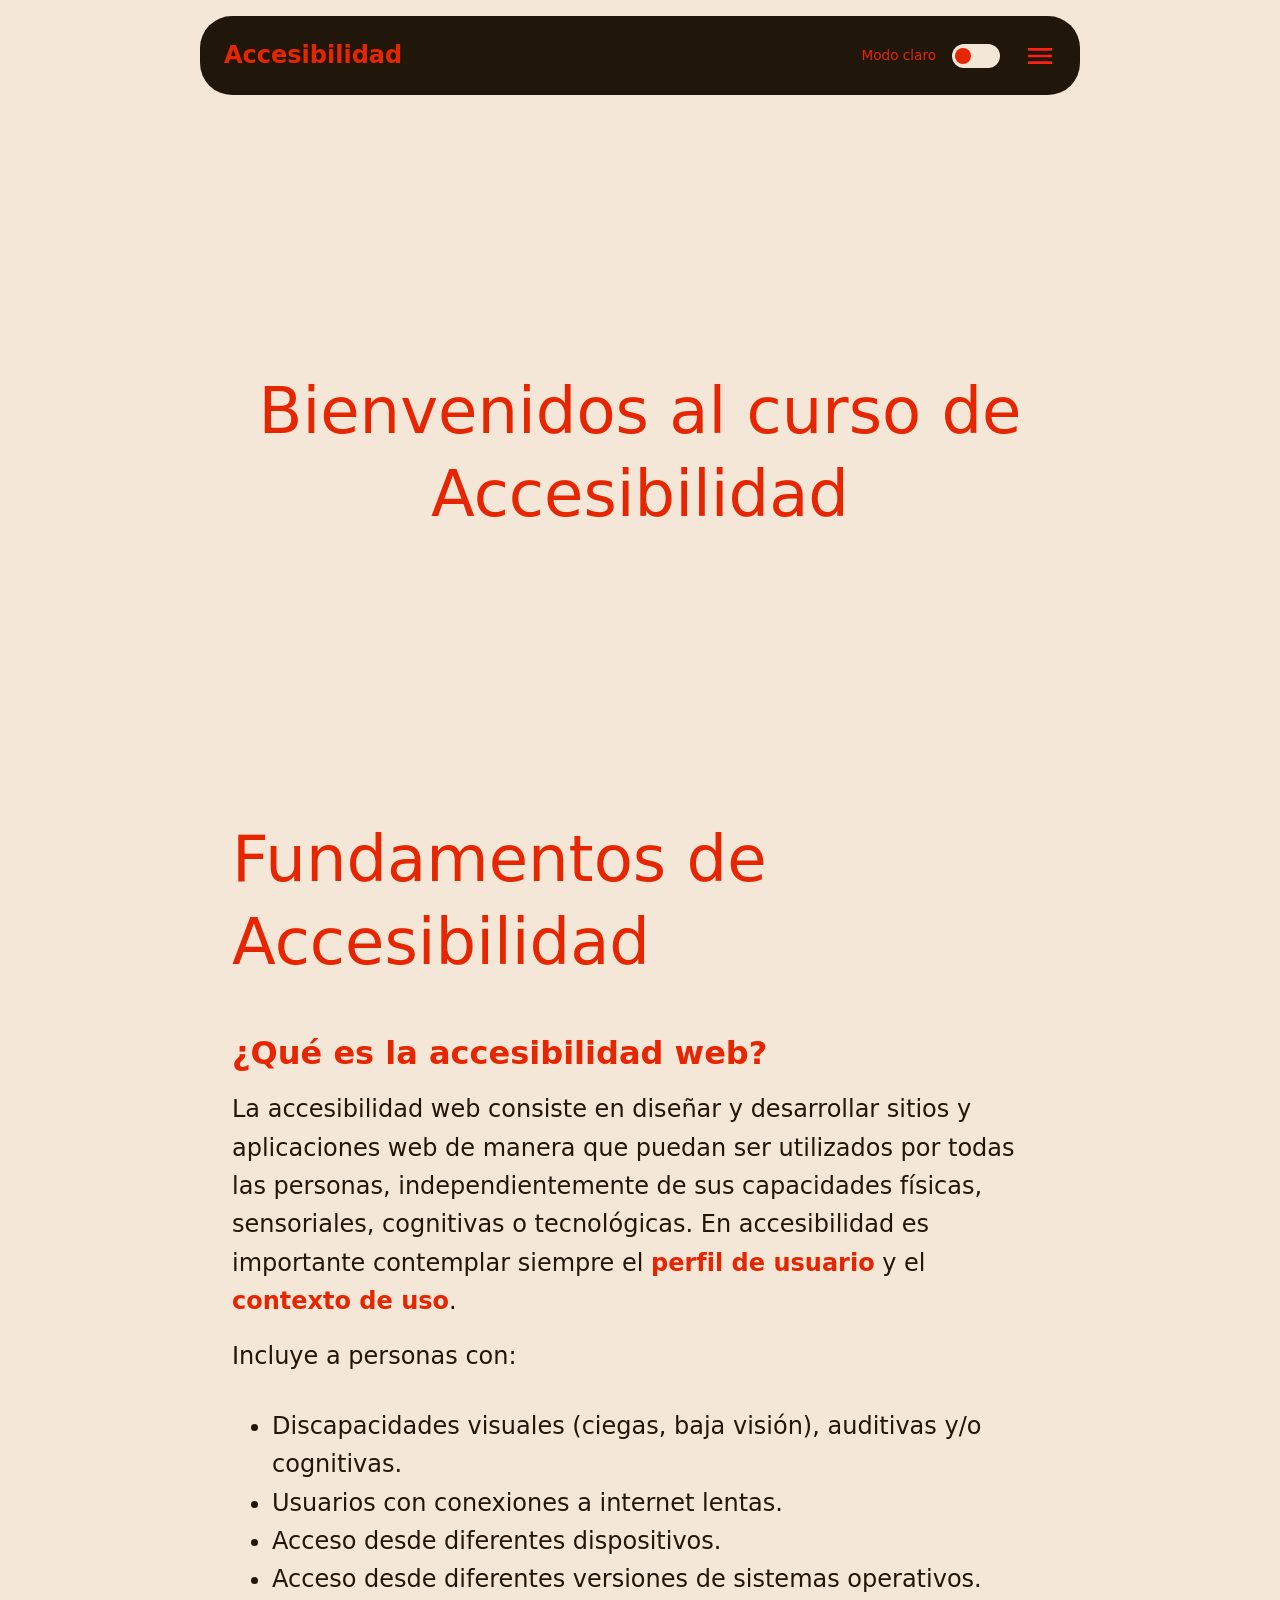
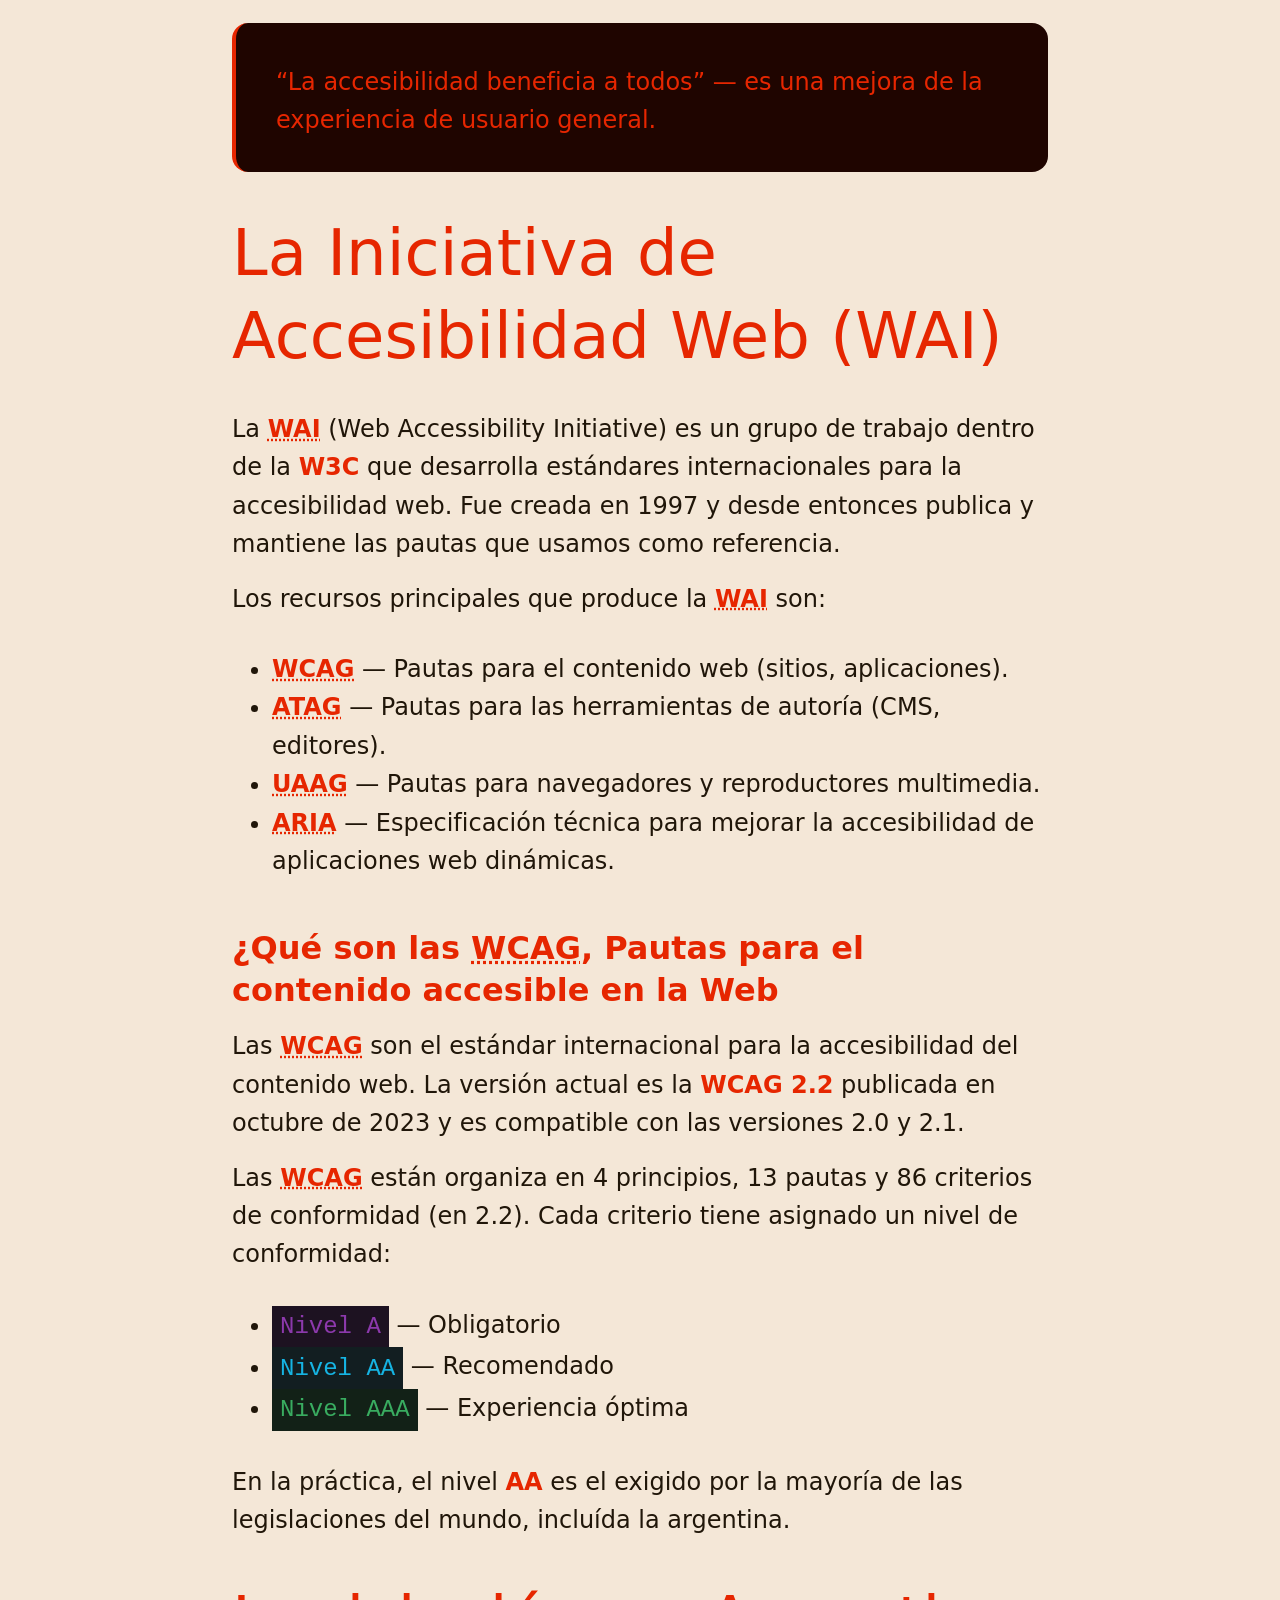
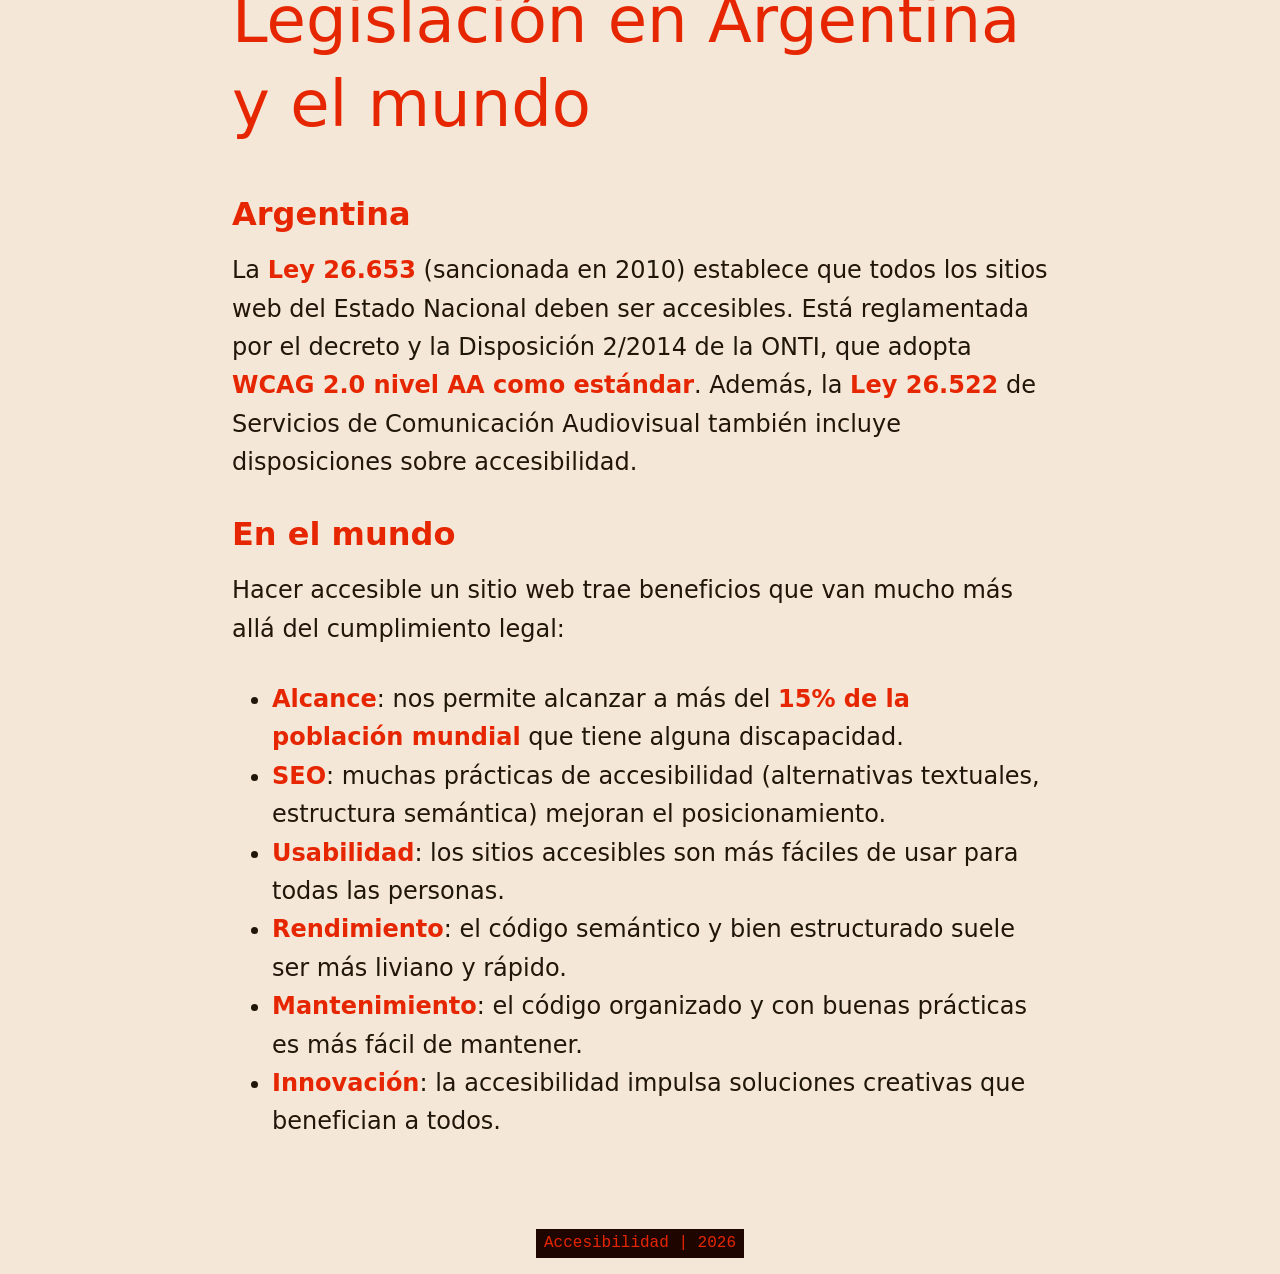
<file: index.html>
<!DOCTYPE html>
<html lang="es">
<head>
  <script>
  try {
    const saved = localStorage.getItem('theme');
    const preferred = window.matchMedia('(prefers-color-scheme: dark)').matches ? 'dark' : 'light';
    document.documentElement.setAttribute('data-theme', saved ?? preferred);
  } catch {}
  </script>
	<meta charset="UTF-8">
	<meta name="viewport" content="width=device-width, initial-scale=1.0">
  <meta name="color-scheme" content="light dark">
	<title>Accesibilidad WAI | Bienvenidos</title>
  <meta name="description" content="Bienvenidos al curso sobre Accesibilidad y la WAI.">
  <link rel="icon" href="favicon.ico">
  <link rel="apple-touch-icon" sizes="180x180" href="apple-touch-icon.png">
  <link rel="icon" type="image/png" sizes="32x32" href="favicon-32x32.png">
  <link rel="icon" type="image/png" sizes="16x16" href="favicon-16x16.png">
	<link rel="stylesheet" href="css/estilos.css">
  <script src="js/menu.js" defer></script>
</head>
<body>
  <header>
    <h1><a href="index.html">Accesibilidad</a></h1>
    <div class="contenedor-menu">
      <nav class="toggle-wrap">
        <div class="toggle-label" id="mode-label">Modo oscuro</div>
        <button class="toggle-btn" id="theme-toggle" aria-label="Cambiar tema"><span class="sr-only">Cambiar tema</span></button>
      </nav>
      <button class="menu-boton" aria-label="Ingresar al menu principal" aria-controls="primary-navigation" aria-expanded="false"><span class="sr-only">Menu principal</span></button>
    </div>
    <nav id="primary-navigation" data-visible="false" class="primary-navigation">
      <ul id="nav-links"></ul>
    </nav>
  </header>
  <main class="contenido">
    <section>
      <h1>Bienvenidos al curso de Accesibilidad</h1>
    </section>
    <section>
      <h1>Fundamentos de Accesibilidad</h1>
      <h2>¿Qué es la accesibilidad web?</h2>
      <p>La accesibilidad web consiste en diseñar y desarrollar sitios y aplicaciones web de manera que puedan ser utilizados por todas las personas, independientemente de sus capacidades físicas, sensoriales, cognitivas o tecnológicas. En accesibilidad es importante contemplar siempre el <strong>perfil de usuario</strong> y el <strong>contexto de uso</strong>.</p>
      <p>Incluye a personas con:</p>
      <ul>
        <li>Discapacidades visuales (ciegas, baja visión), auditivas y/o cognitivas.</li>
        <li>Usuarios con conexiones a internet lentas.</li>
        <li>Acceso desde diferentes dispositivos.</li>
        <li>Acceso desde diferentes versiones de sistemas operativos.</li>
      </ul>
      <aside class="note">
        <p>“La accesibilidad beneficia a todos” — es una mejora de la experiencia de usuario general.</p>
      </aside>
    </section>
    <section>
      <h1>La Iniciativa de Accesibilidad Web (WAI)</h1>
      <p>La <strong><acronym lang="en" title="Web Accessibility Initiative">WAI</acronym></strong> (Web Accessibility Initiative) es un grupo de trabajo dentro de la <strong>W3C</strong> que desarrolla estándares internacionales para la accesibilidad web. Fue creada en 1997 y desde entonces publica y mantiene las pautas que usamos como referencia.</p>
      <p>Los recursos principales que produce la <strong><acronym title="Web Accessibility Initiative">WAI</acronym></strong> son:</p>
      <ul>
        <li><strong><acronym lang="en" title="Web Content Accessibility Guidelines">WCAG</acronym></strong> — Pautas para el contenido web (sitios, aplicaciones).</li>
        <li><strong><acronym lang="en" title="">ATAG</acronym></strong> — Pautas para las herramientas de autoría (CMS, editores).</li>
        <li><strong><acronym lang="en" title="">UAAG</acronym></strong> — Pautas para navegadores y reproductores multimedia.</li>
        <li><strong><acronym lang="en" title="">ARIA</acronym></strong> — Especificación técnica para mejorar la accesibilidad de aplicaciones web dinámicas.</li>
      </ul>
      <h2>¿Qué son las <strong><acronym lang="en" title="Web Content Accessibility Guidelines">WCAG</acronym></strong>, Pautas para el contenido accesible en la Web</h2>
      <p>Las <strong><acronym lang="en" title="Web Content Accessibility Guidelines">WCAG</acronym></strong> son el estándar internacional para la accesibilidad del contenido web. La versión actual es la <strong>WCAG 2.2</strong> publicada en octubre de 2023 y es compatible con las versiones 2.0 y 2.1.</p>
      <p>Las <strong><acronym lang="en" title="Web Content Accessibility Guidelines">WCAG</acronym></strong> están organiza en 4 principios, 13 pautas y 86 criterios de conformidad (en 2.2). Cada criterio tiene asignado un nivel de conformidad:</p>
      <ul>
        <li><span class="note--tip-A">Nivel A</span> — Obligatorio</li>
        <li><span class="note--tip-AA">Nivel AA</span> — Recomendado</li>
        <li><span class="note--tip-AAA">Nivel AAA</span> — Experiencia óptima</li>
      </ul>
      <p>En la práctica, el nivel <strong>AA</strong> es el exigido por la mayoría de las legislaciones del mundo, incluída la argentina.</p>
    </section>
    <section>
      <h1>Legislación en Argentina y el mundo</h1>
      <h2>Argentina</h2>
      <p>La <strong>Ley 26.653</strong> (sancionada en 2010) establece que todos los sitios web del Estado Nacional deben ser accesibles. Está reglamentada por el decreto y la Disposición 2/2014 de la ONTI, que adopta <strong>WCAG 2.0 nivel AA como estándar</strong>. Además, la <strong>Ley 26.522</strong> de Servicios de Comunicación Audiovisual también incluye disposiciones sobre accesibilidad.</p>
      <h2>En el mundo</h2>
      <p>Hacer accesible un sitio web trae beneficios que van mucho más allá del cumplimiento legal:</p>
      <ul>
        <li><strong>Alcance</strong>: nos permite alcanzar a más del <strong>15% de la población mundial</strong> que tiene alguna discapacidad.</li>
        <li><strong>SEO</strong>: muchas prácticas de accesibilidad (alternativas textuales, estructura semántica) mejoran el posicionamiento.</li>
        <li><strong>Usabilidad</strong>: los sitios accesibles son más fáciles de usar para todas las personas.</li>
        <li><strong>Rendimiento</strong>: el código semántico y bien estructurado suele ser más liviano y rápido.</li>
        <li><strong>Mantenimiento</strong>: el código organizado y con buenas prácticas es más fácil de mantener.</li>
        <li><strong>Innovación</strong>: la accesibilidad impulsa soluciones creativas que benefician a todos.</li>
      </ul>
    </section>

  </main>
  <footer>
    <div class="contenedor-footer">
      <span>Accesibilidad | 2026</span>
    </div>
  </footer>
</body>
</html>
</file>
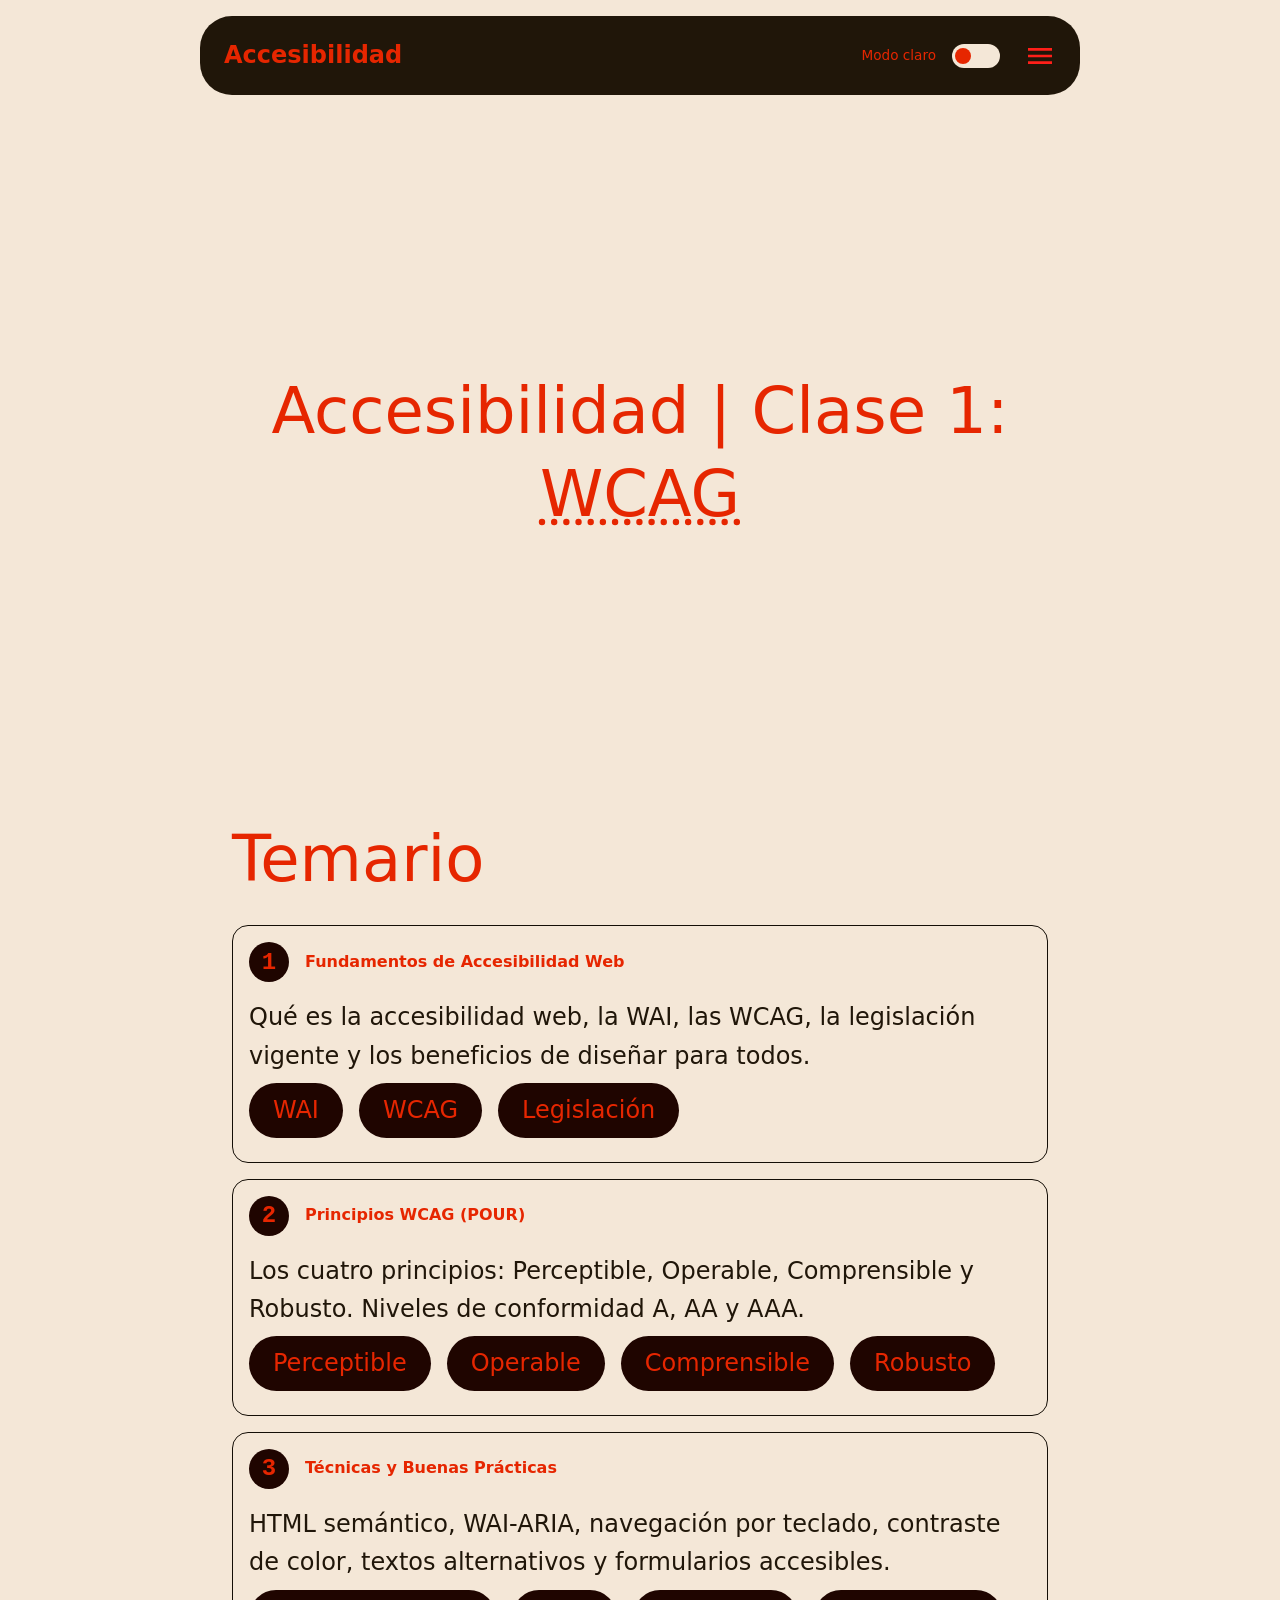
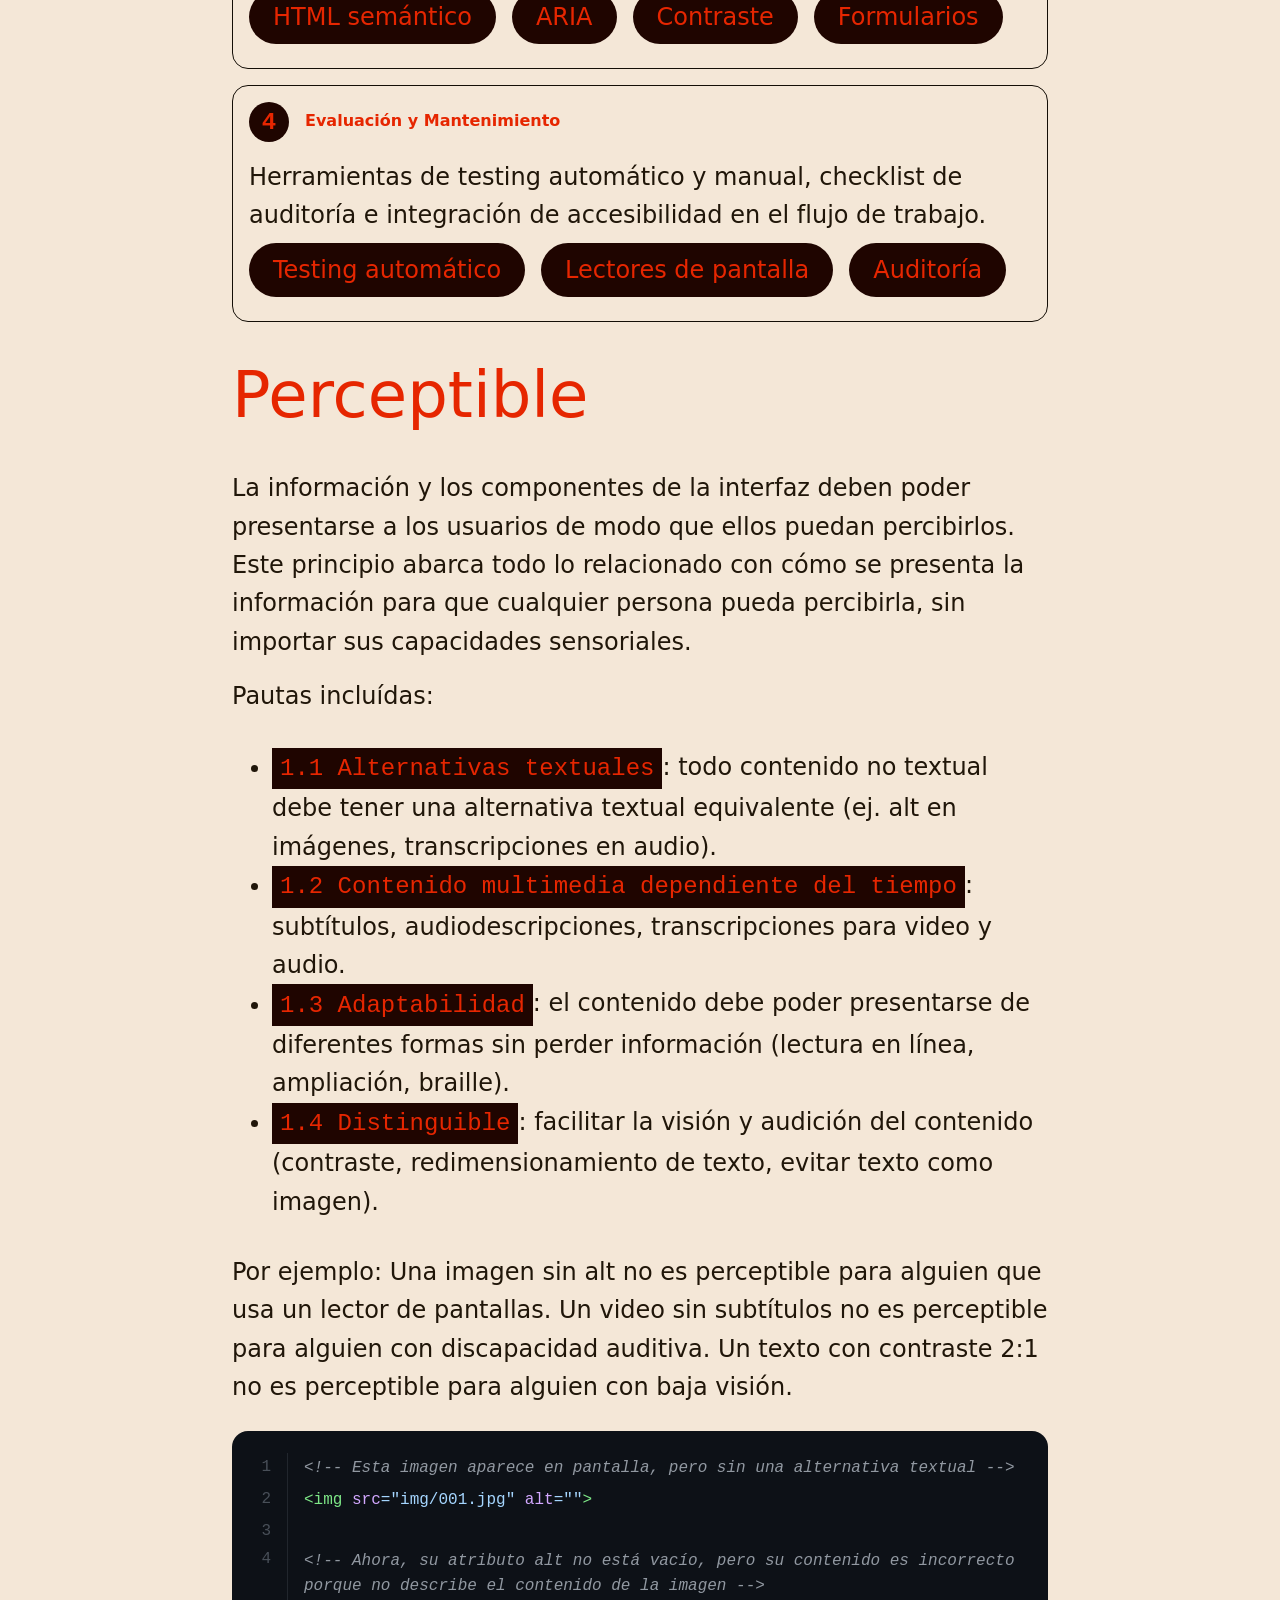
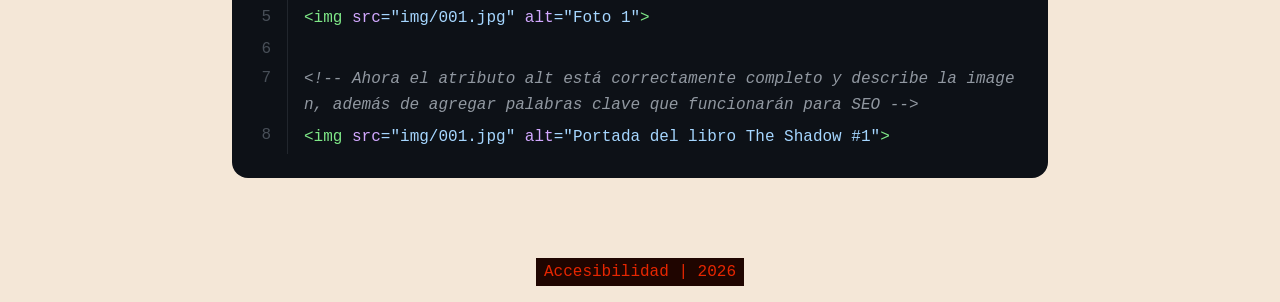
<file: clase1.html>
<!DOCTYPE html>
<html lang="es">
<head>
  <script>
  try {
    const saved = localStorage.getItem('theme');
    const preferred = window.matchMedia('(prefers-color-scheme: dark)').matches ? 'dark' : 'light';
    document.documentElement.setAttribute('data-theme', saved ?? preferred);
  } catch {}
  </script>
  <meta charset="UTF-8">
	<meta name="viewport" content="width=device-width, initial-scale=1.0">
  <meta name="color-scheme" content="light dark">
	<title>Accesibilidad | Clase 1</title>
  <meta name="description" content="Clase 1: principios de Accesibilidad y la WAI.">
  <link rel="icon" href="favicon.ico">
  <link rel="apple-touch-icon" sizes="180x180" href="apple-touch-icon.png">
  <link rel="icon" type="image/png" sizes="32x32" href="favicon-32x32.png">
  <link rel="icon" type="image/png" sizes="16x16" href="favicon-16x16.png">
	<link rel="stylesheet" href="css/estilos.css">
  <script src="js/menu.js" defer></script>
</head>
<body>
  <header>
    <h1><a href="index.html">Accesibilidad</a></h1>
    <div class="contenedor-menu">
      <nav class="toggle-wrap">
        <div class="toggle-label" id="mode-label">Modo oscuro</div>
        <button class="toggle-btn" id="theme-toggle" aria-label="Cambiar tema"><span class="sr-only">Cambiar tema</span></button>
      </nav>
      <button class="menu-boton" aria-label="Ingresar al menu principal" aria-controls="primary-navigation" aria-expanded="false"><span class="sr-only">Menu principal</span></button>
    </div>
    <nav id="primary-navigation" data-visible="false" class="primary-navigation">
      <ul id="nav-links"></ul>
    </nav>
  </header>
  <main class="contenido">
    <section>
      <h1>Accesibilidad | Clase 1: <acronym lang="en" title="Web Content Accessibility Guidelines">WCAG</acronym></h1>
    </section>
    <section>
      <h1>Temario</h1>
      <div class="contenedor-cards">
         <article class="card" aria-labelledby="mod1-title">
            <div class="card__header">
              <span class="card__number" aria-hidden="true">1</span>
              <h3 id="mod1-title" class="card__title">Fundamentos de Accesibilidad Web</h3>
            </div>
            <div class="card__body">
              <p>Qué es la accesibilidad web, la WAI, las WCAG, la legislación vigente y los beneficios de diseñar para todos.</p>
            </div>
            <ul class="card__topics" aria-label="Temas del módulo">
              <li class="card__topic">WAI</li>
              <li class="card__topic">WCAG</li>
              <li class="card__topic">Legislación</li>
            </ul>
          </article>

          <article class="card" aria-labelledby="mod2-title">
            <div class="card__header">
              <span class="card__number" aria-hidden="true">2</span>
              <h3 id="mod2-title" class="card__title">Principios WCAG (POUR)</h3>
            </div>
            <div class="card__body">
              <p>Los cuatro principios: Perceptible, Operable, Comprensible y Robusto. Niveles de conformidad A, AA y AAA.</p>
            </div>
            <ul class="card__topics" aria-label="Temas del módulo">
              <li class="card__topic">Perceptible</li>
              <li class="card__topic">Operable</li>
              <li class="card__topic">Comprensible</li>
              <li class="card__topic">Robusto</li>
            </ul>
          </article>

          <article class="card" aria-labelledby="mod3-title">
            <div class="card__header">
              <span class="card__number" aria-hidden="true">3</span>
              <h3 id="mod3-title" class="card__title">Técnicas y Buenas Prácticas</h3>
            </div>
            <div class="card__body">
              <p>HTML semántico, WAI-ARIA, navegación por teclado, contraste de color, textos alternativos y formularios accesibles.</p>
            </div>
            <ul class="card__topics" aria-label="Temas del módulo">
              <li class="card__topic">HTML semántico</li>
              <li class="card__topic">ARIA</li>
              <li class="card__topic">Contraste</li>
              <li class="card__topic">Formularios</li>
            </ul>
          </article>

          <article class="card" aria-labelledby="mod4-title">
            <div class="card__header">
              <span class="card__number" aria-hidden="true">4</span>
              <h3 id="mod4-title" class="card__title">Evaluación y Mantenimiento</h3>
            </div>
            <div class="card__body">
              <p>Herramientas de testing automático y manual, checklist de auditoría e integración de accesibilidad en el flujo de trabajo.</p>
            </div>
            <ul class="card__topics" aria-label="Temas del módulo">
              <li class="card__topic">Testing automático</li>
              <li class="card__topic">Lectores de pantalla</li>
              <li class="card__topic">Auditoría</li>
            </ul>
          </article>
      </div>
    </section>
    <section>
      <h1>Perceptible</h1>
      <p>La información y los componentes de la interfaz deben poder presentarse a los usuarios de modo que ellos puedan percibirlos. Este principio abarca todo lo relacionado con cómo se presenta la información para que cualquier persona pueda percibirla, sin importar sus capacidades sensoriales.</p>
      <p>Pautas incluídas:</p>
      <ul>
        <li><span>1.1 Alternativas textuales</span>: todo contenido no textual debe tener una alternativa textual equivalente (ej. alt en imágenes, transcripciones en audio).</li>
        <li><span>1.2 Contenido multimedia dependiente del tiempo</span>: subtítulos, audiodescripciones, transcripciones para video y audio.</li>
        <li><span>1.3 Adaptabilidad</span>: el contenido debe poder presentarse de diferentes formas sin perder información (lectura en línea, ampliación, braille).</li>
        <li><span>1.4 Distinguible</span>: facilitar la visión y audición del contenido (contraste, redimensionamiento de texto, evitar texto como imagen).</li>
      </ul>
      <p>Por ejemplo: Una imagen sin alt no es perceptible para alguien que usa un lector de pantallas. Un video sin subtítulos no es perceptible para alguien con discapacidad auditiva. Un texto con contraste 2:1 no es perceptible para alguien con baja visión.</p>
      
      <pre class="code-block"><code class="code-content"><div class="line"><span class="line-num">1</span><span class="line-content"><span class="token-comment">&lt;!-- Esta imagen aparece en pantalla, pero sin una alternativa textual --&gt;</span></span></div><div class="line"><span class="line-num">2</span><span class="line-content"><span class="token-tag">&lt;img</span> <span class="token-attr">src</span><span class="token-string">="img/001.jpg"</span> <span class="token-attr">alt</span><span class="token-string">=""</span><span class="token-tag">&gt;</span></span></div><div class="line"><span class="line-num">3</span><span class="line-content">      </span></div><div class="line"><span class="line-num">4</span><span class="line-content"><span class="token-comment">&lt;!-- Ahora, su atributo alt no está vacío, pero su contenido es incorrecto porque no describe el contenido de la imagen --&gt;</span></span></div><div class="line"><span class="line-num">5</span><span class="line-content"><span class="token-tag">&lt;img</span> <span class="token-attr">src</span><span class="token-string">="img/001.jpg"</span> <span class="token-attr">alt</span><span class="token-string">="Foto 1"</span><span class="token-tag">&gt;</span></span></div><div class="line"><span class="line-num">6</span><span class="line-content">      </span></div><div class="line"><span class="line-num">7</span><span class="line-content"><span class="token-comment">&lt;!-- Ahora el atributo alt está correctamente completo y describe la imagen, además de agregar palabras clave que funcionarán para SEO --&gt;</span></span></div><div class="line"><span class="line-num">8</span><span class="line-content"><span class="token-tag">&lt;img</span> <span class="token-attr">src</span><span class="token-string">="img/001.jpg"</span> <span class="token-attr">alt</span><span class="token-string">="Portada del libro The Shadow #1"</span><span class="token-tag">&gt;</span></span></div></code></pre>
    </section>
    
  </main>
  <footer>
    <div class="contenedor-footer">
      <span>Accesibilidad | 2026</span>
    </div>
  </footer>
</body>
</html>
</file>
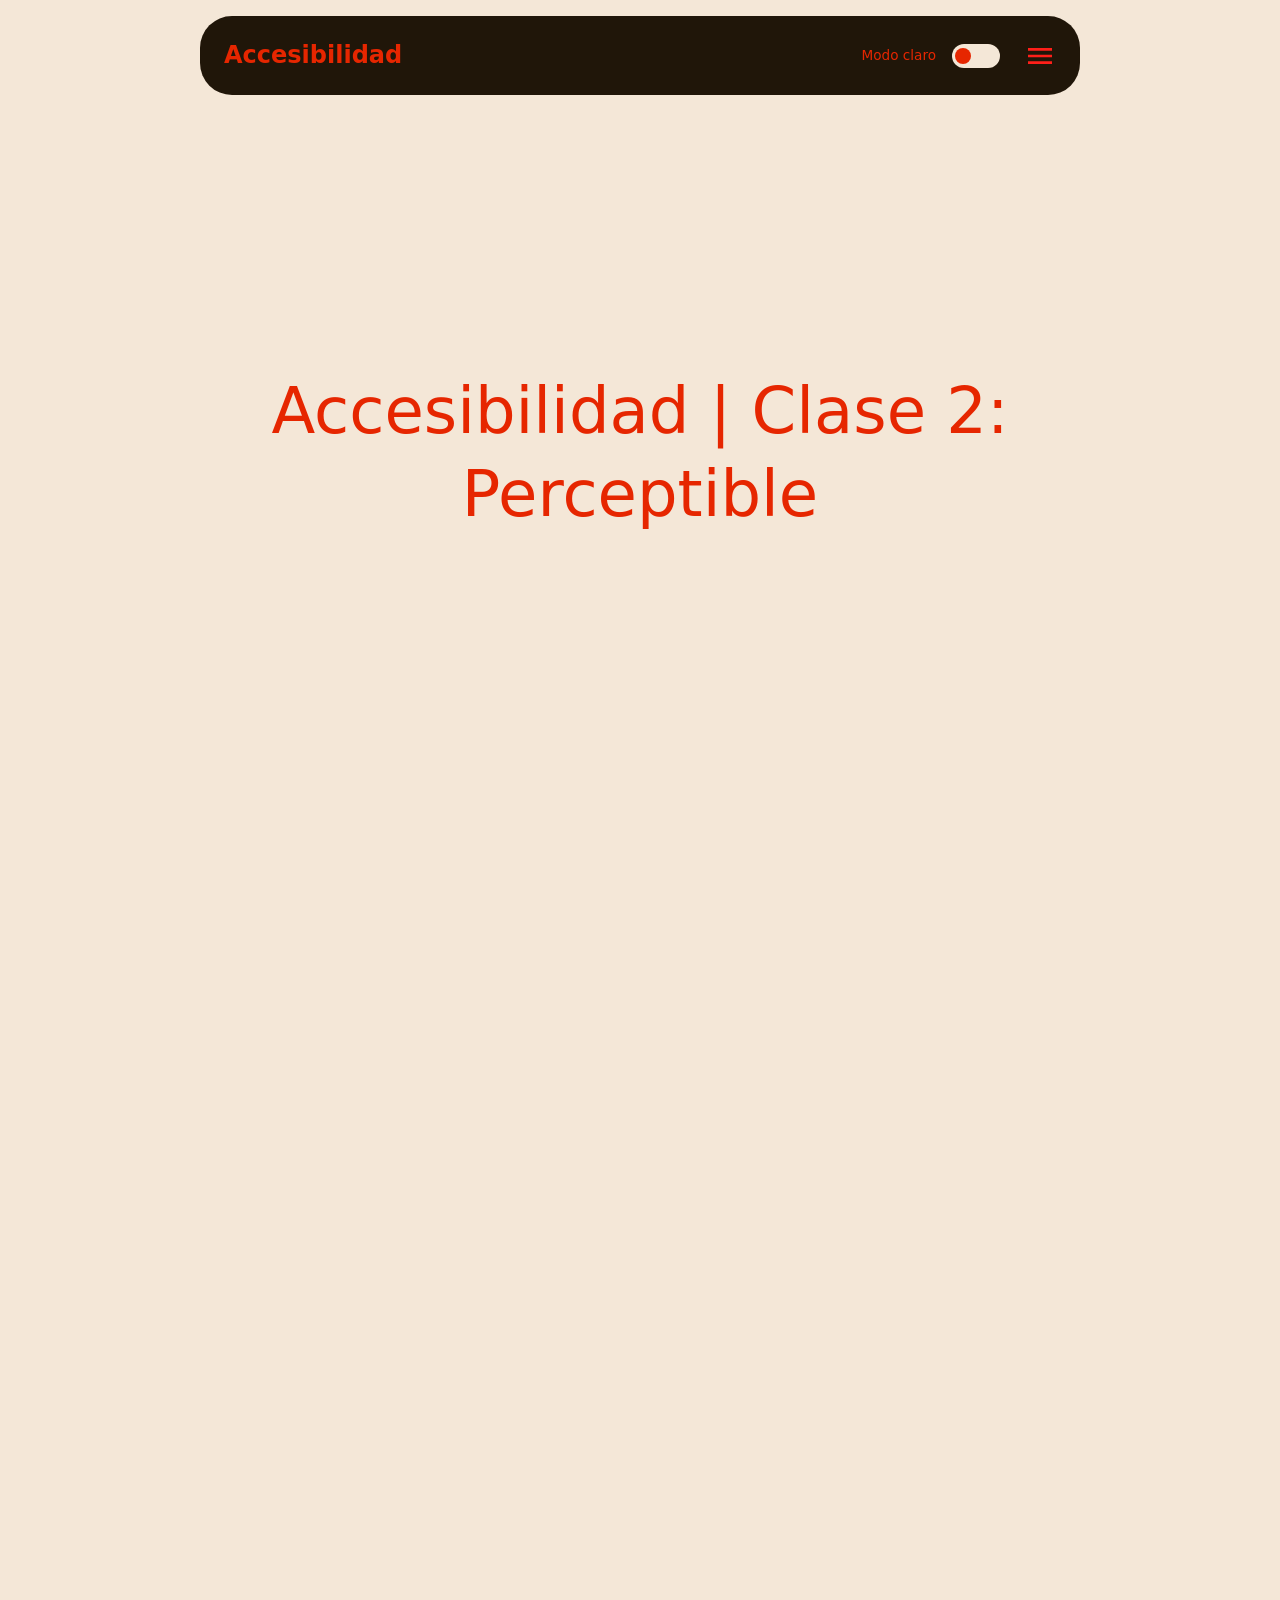
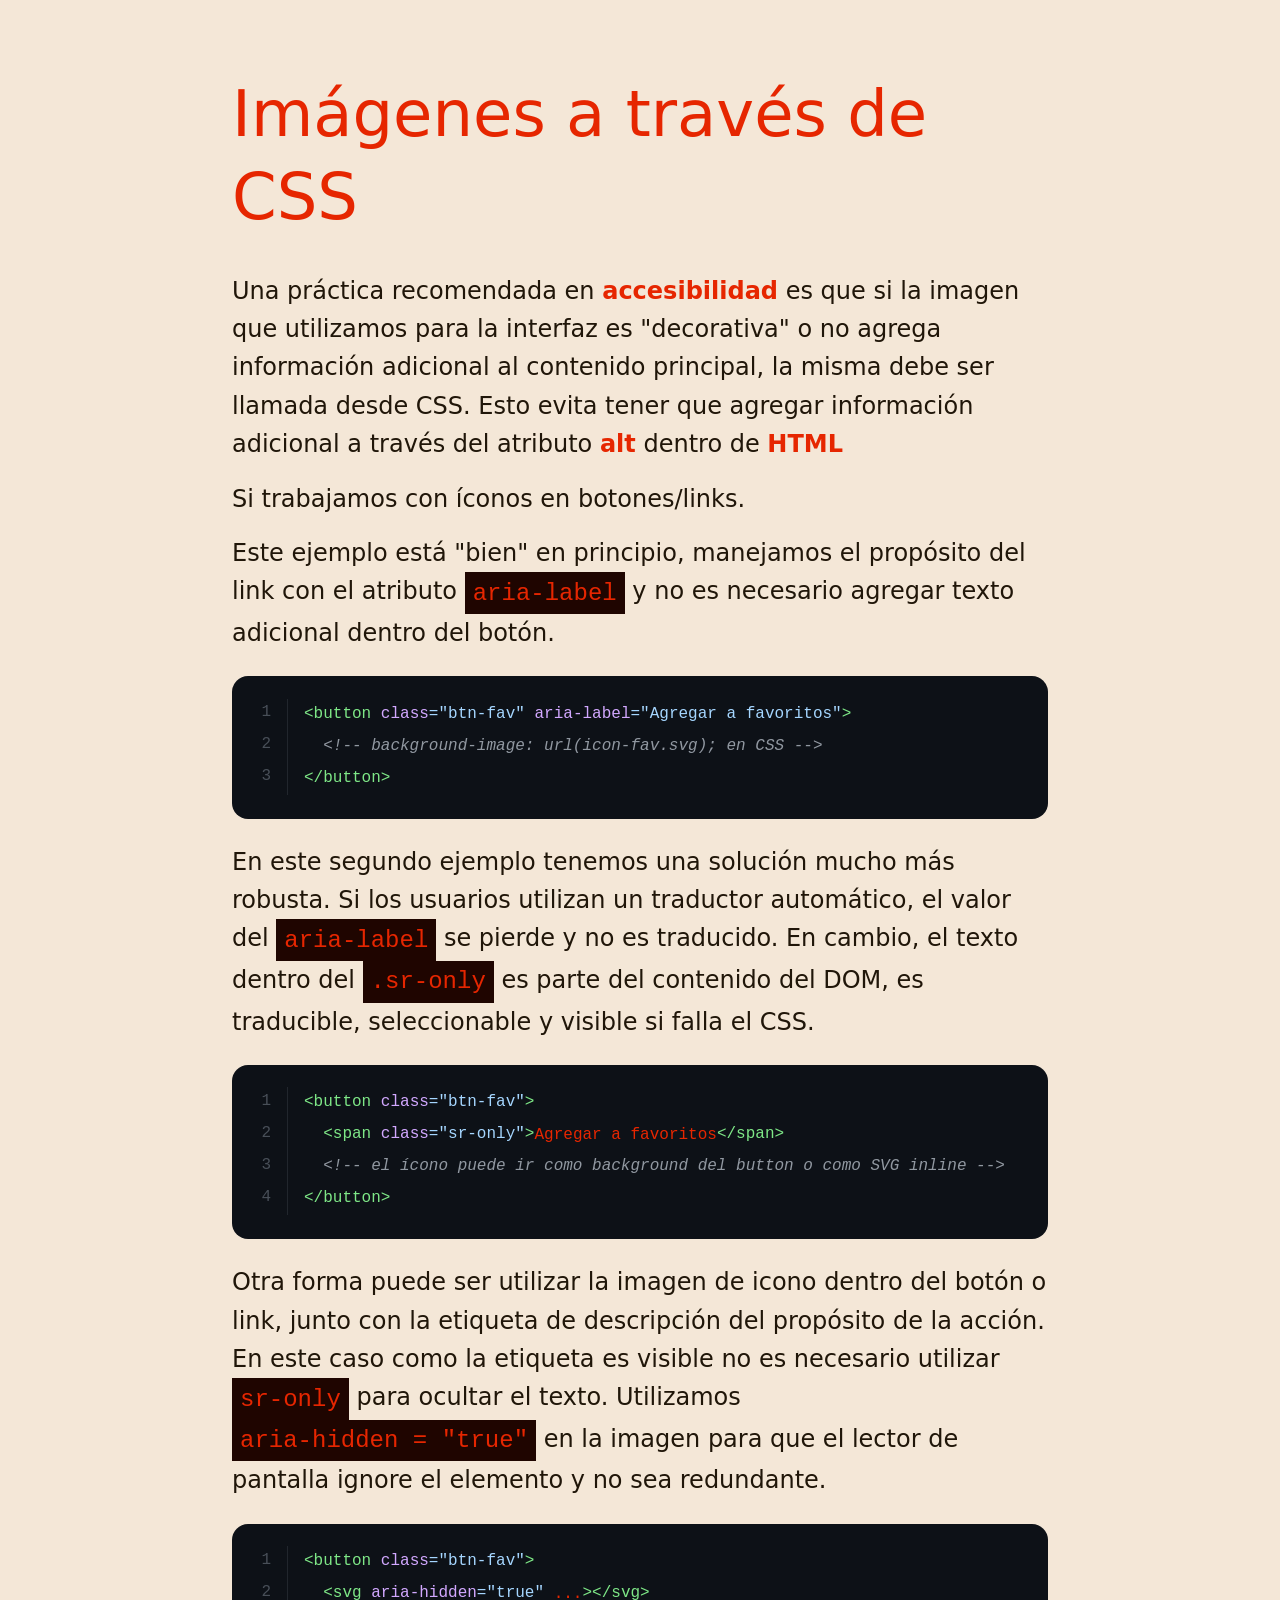
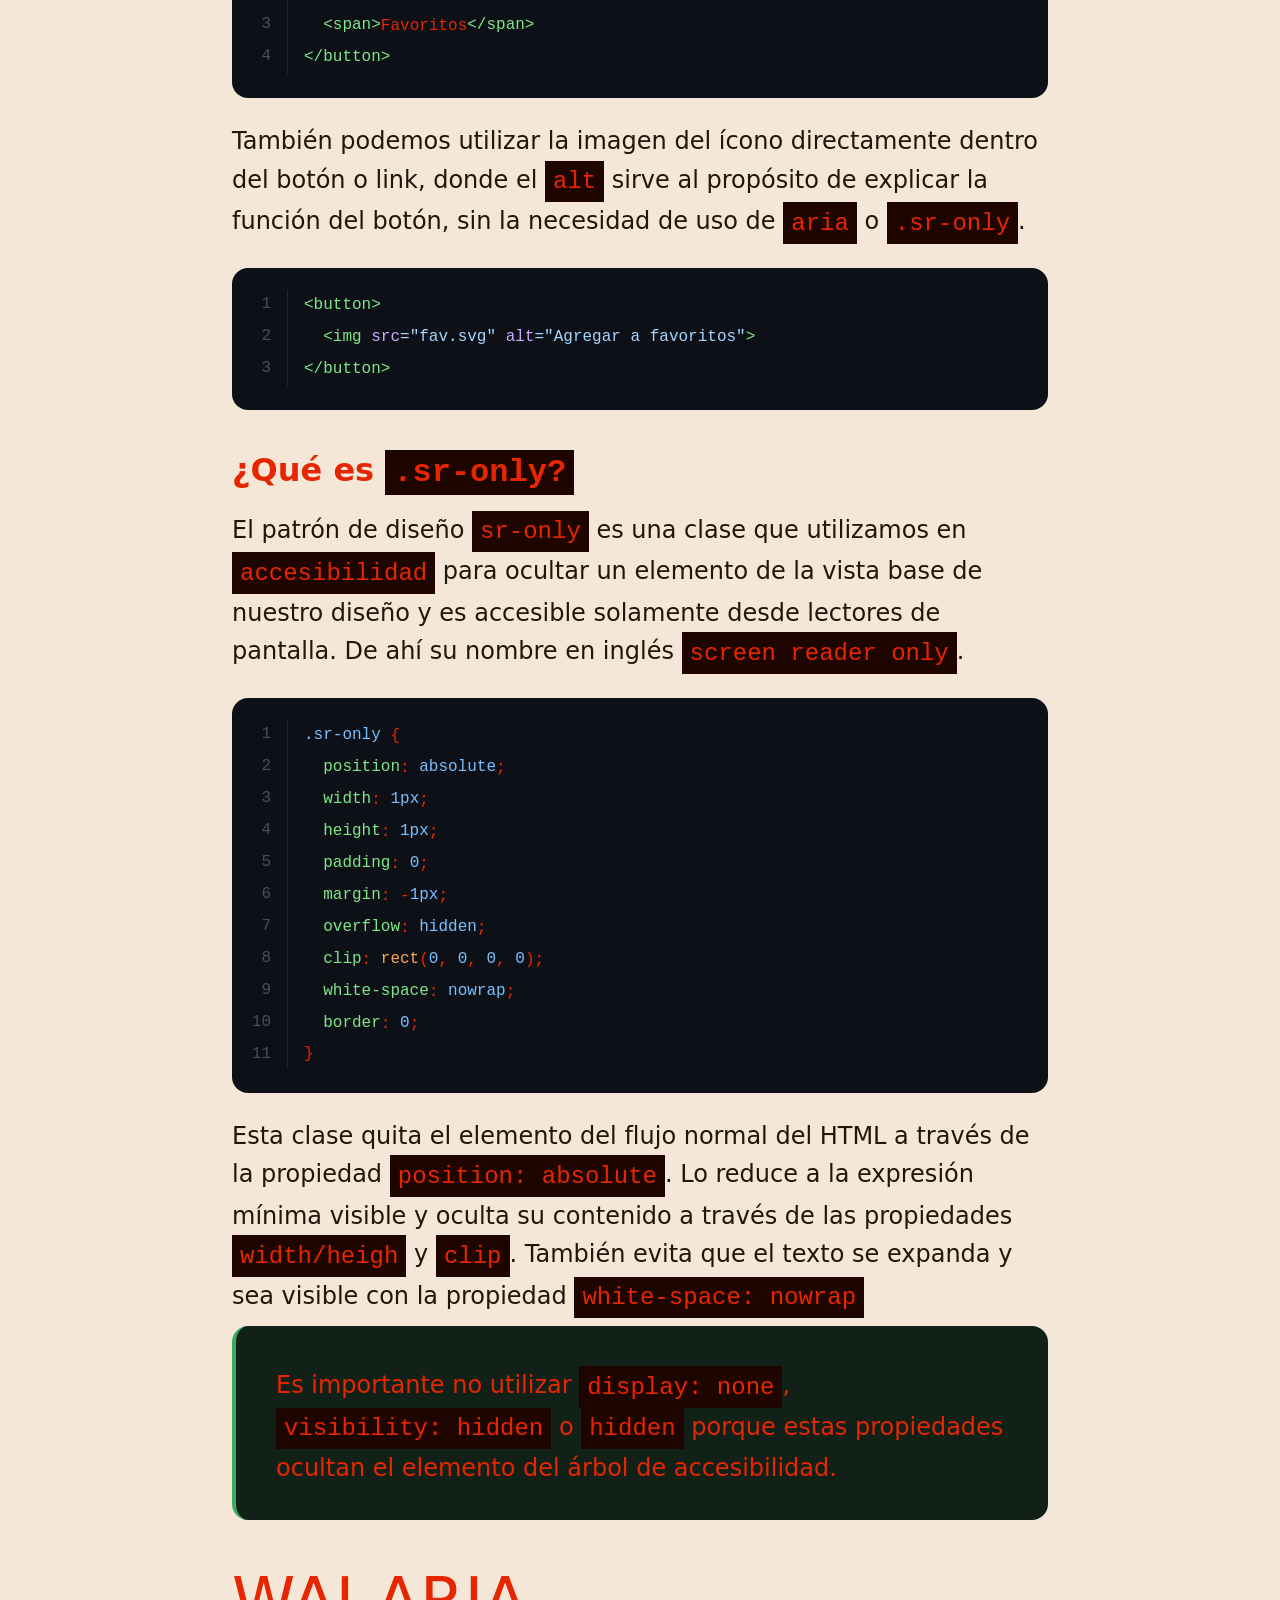
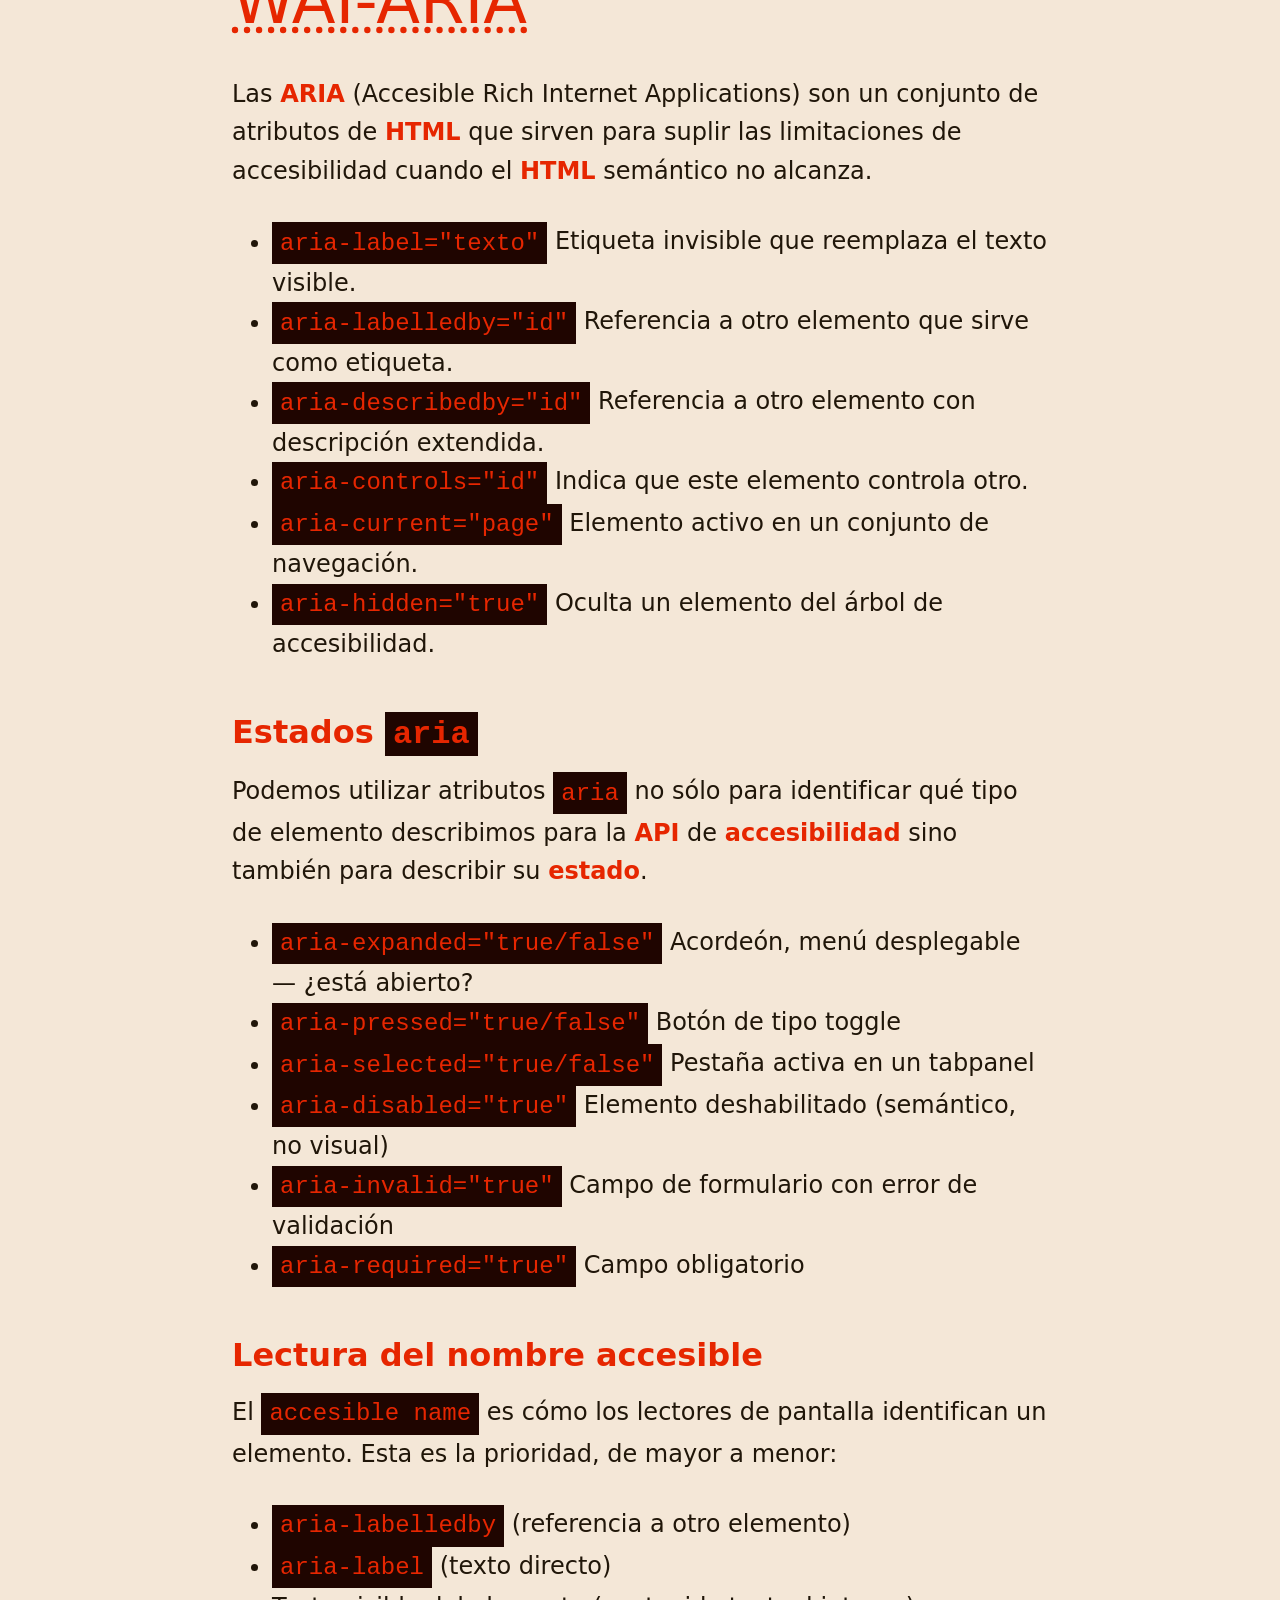
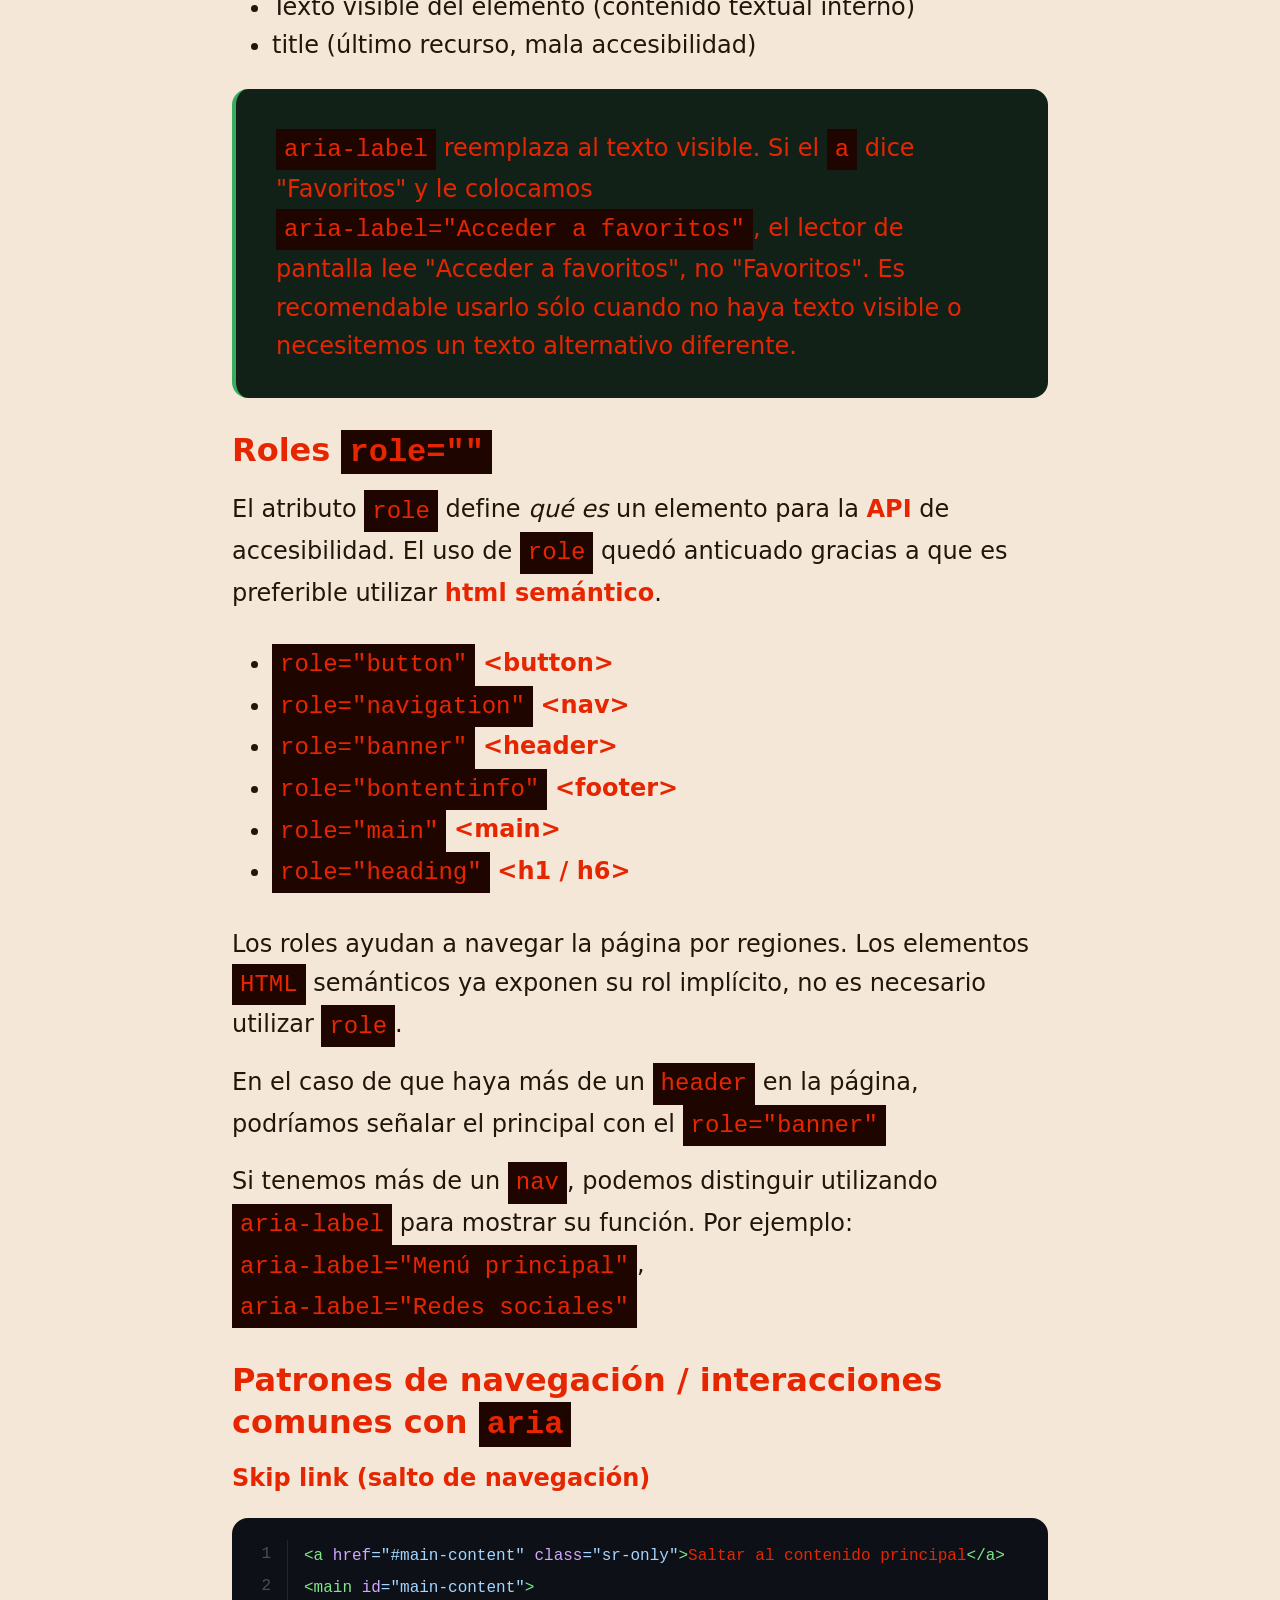
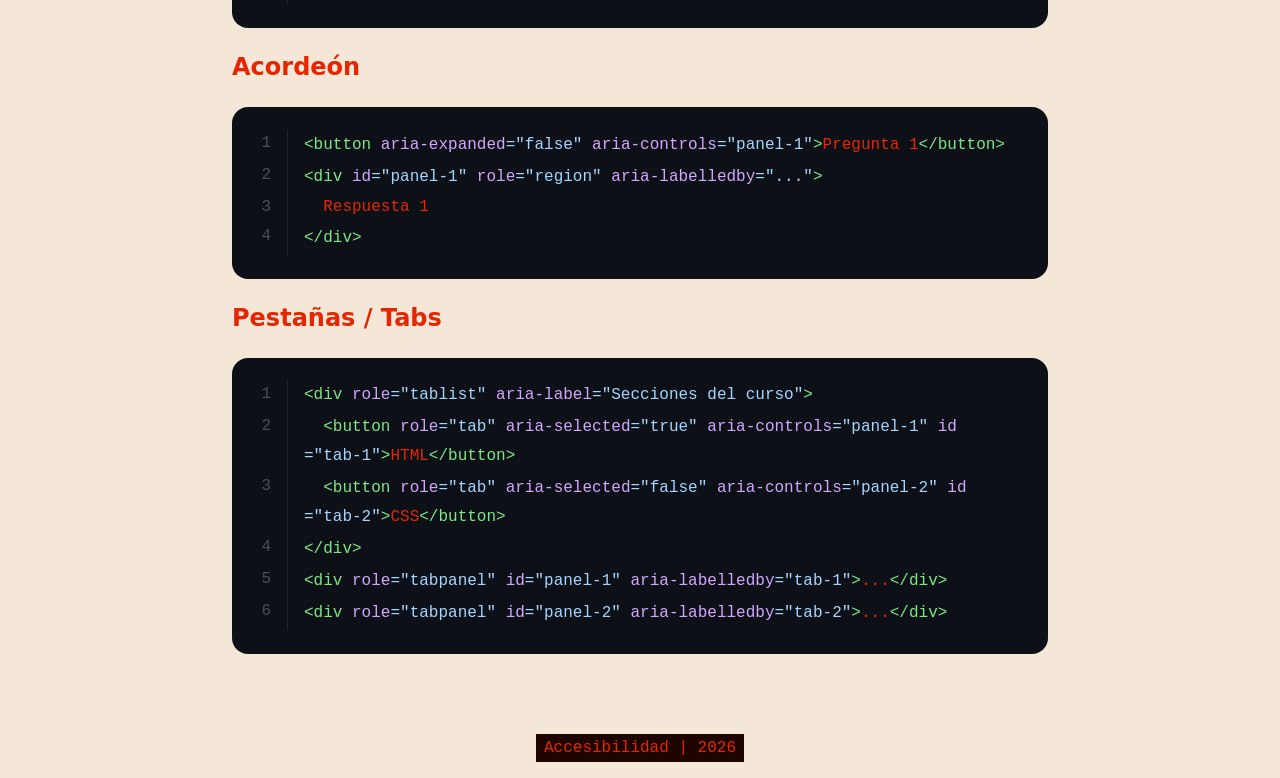
<file: clase2.html>
<!DOCTYPE html>
<html lang="es">
<head>
  <script>
  try {
    const saved = localStorage.getItem('theme');
    const preferred = window.matchMedia('(prefers-color-scheme: dark)').matches ? 'dark' : 'light';
    document.documentElement.setAttribute('data-theme', saved ?? preferred);
  } catch {}
  </script>
  <meta charset="UTF-8">
	<meta name="viewport" content="width=device-width, initial-scale=1.0">
  <meta name="color-scheme" content="light dark">
	<title>Accesibilidad | Clase 2</title>
  <meta name="description" content="Clase 2: .">
  <link rel="icon" href="favicon.ico">
  <link rel="apple-touch-icon" sizes="180x180" href="apple-touch-icon.png">
  <link rel="icon" type="image/png" sizes="32x32" href="favicon-32x32.png">
  <link rel="icon" type="image/png" sizes="16x16" href="favicon-16x16.png">
	<link rel="stylesheet" href="css/estilos.css">
  <script src="js/menu.js" defer></script>
</head>
<body>
  <header>
    <h1><a href="index.html">Accesibilidad</a></h1>
    <div class="contenedor-menu">
      <nav class="toggle-wrap">
        <div class="toggle-label" id="mode-label">Modo oscuro</div>
        <button class="toggle-btn" id="theme-toggle" aria-label="Cambiar tema"><span class="sr-only">Cambiar tema</span></button>
      </nav>
      <button class="menu-boton" aria-label="Ingresar al menu principal" aria-controls="primary-navigation" aria-expanded="false"><span class="sr-only">Menu principal</span></button>
    </div>
    <nav id="primary-navigation" data-visible="false" class="primary-navigation">
      <ul id="nav-links"></ul>
    </nav>
  </header>
  <main class="contenido">
    <section>
      <h1>Accesibilidad | Clase 2: Perceptible</h1>
    </section>
    <section>
      <h1></h1>
      
    </section>
    <section>
      <h1>Imágenes a través de CSS</h1>
      <p>Una práctica recomendada en <strong>accesibilidad</strong> es que si la imagen que utilizamos para la interfaz es "decorativa" o no agrega información adicional al contenido principal, la misma debe ser llamada desde CSS. Esto evita tener que agregar información adicional a través del atributo <strong>alt</strong> dentro de <strong>HTML</strong></p>
      <p>Si trabajamos con íconos en botones/links.</p>
      <p>Este ejemplo está "bien" en principio, manejamos el propósito del link con el atributo <span>aria-label</span> y no es necesario agregar texto adicional dentro del botón.</p>
      <pre class="code-block"><code class="code-content"><div class="line"><span class="line-num">1</span><span class="line-content"><span class="token-tag">&lt;button</span> <span class="token-attr">class</span><span class="token-string">="btn-fav"</span> <span class="token-attr">aria-label</span><span class="token-string">="Agregar a favoritos"</span><span class="token-tag">&gt;</span></span></div><div class="line"><span class="line-num">2</span><span class="line-content">  <span class="token-comment">&lt;!-- background-image: url(icon-fav.svg); en CSS --&gt;</span></span></div><div class="line"><span class="line-num">3</span><span class="line-content"><span class="token-tag">&lt;/button&gt;</span></span></div></code></pre>
      
      <p>En este segundo ejemplo tenemos una solución mucho más robusta. Si los usuarios utilizan un traductor automático, el valor del <span>aria-label</span> se pierde y no es traducido. En cambio, el texto dentro del <span>.sr-only</span> es parte del contenido del DOM, es traducible, seleccionable y visible si falla el CSS.</p>
      <pre class="code-block"><code class="code-content"><div class="line"><span class="line-num">1</span><span class="line-content"><span class="token-tag">&lt;button</span> <span class="token-attr">class</span><span class="token-string">="btn-fav"</span><span class="token-tag">&gt;</span></span></div><div class="line"><span class="line-num">2</span><span class="line-content">  <span class="token-tag">&lt;span</span> <span class="token-attr">class</span><span class="token-string">="sr-only"</span><span class="token-tag">&gt;</span>Agregar a favoritos<span class="token-tag">&lt;/span&gt;</span></span></div><div class="line"><span class="line-num">3</span><span class="line-content">  <span class="token-comment">&lt;!-- el ícono puede ir como background del button o como SVG inline --&gt;</span></span></div><div class="line"><span class="line-num">4</span><span class="line-content"><span class="token-tag">&lt;/button&gt;</span></span></div></code></pre>

      <p>Otra forma puede ser utilizar la imagen de icono dentro del botón o link, junto con la etiqueta de descripción del propósito de la acción. En este caso como la etiqueta es visible no es necesario utilizar <span>sr-only</span> para ocultar el texto. Utilizamos <span>aria-hidden = "true"</span> en la imagen para que el lector de pantalla ignore el elemento y no sea redundante.</p>
      <pre class="code-block"><code class="code-content"><div class="line"><span class="line-num">1</span><span class="line-content"><span class="token-tag">&lt;button</span> <span class="token-attr">class</span><span class="token-string">="btn-fav"</span><span class="token-tag">&gt;</span></span></div><div class="line"><span class="line-num">2</span><span class="line-content">  <span class="token-tag">&lt;svg</span> <span class="token-attr">aria-hidden</span><span class="token-string">="true"</span> ...<span class="token-tag">&gt;</span><span class="token-tag">&lt;/svg&gt;</span></span></div><div class="line"><span class="line-num">3</span><span class="line-content">  <span class="token-tag">&lt;span</span><span class="token-tag">&gt;</span>Favoritos<span class="token-tag">&lt;/span&gt;</span></span></div><div class="line"><span class="line-num">4</span><span class="line-content"><span class="token-tag">&lt;/button&gt;</span></span></div></code></pre>

      <p>También podemos utilizar la imagen del ícono directamente dentro del botón o link, donde el <span>alt</span> sirve al propósito de explicar la función del botón, sin la necesidad de uso de <span>aria</span> o <span>.sr-only</span>.</p>
      <pre class="code-block"><code class="code-content"><div class="line"><span class="line-num">1</span><span class="line-content"><span class="token-tag">&lt;button</span><span class="token-tag">&gt;</span></span></div><div class="line"><span class="line-num">2</span><span class="line-content">  <span class="token-tag">&lt;img</span> <span class="token-attr">src</span><span class="token-string">="fav.svg"</span> <span class="token-attr">alt</span><span class="token-string">="Agregar a favoritos"</span><span class="token-tag">&gt;</span></span></div><div class="line"><span class="line-num">3</span><span class="line-content"><span class="token-tag">&lt;/button&gt;</span></span></div></code></pre>

      <h2>¿Qué es <span>.sr-only?</span></h2>
      <p>El patrón de diseño <span>sr-only</span> es una clase que utilizamos en <span>accesibilidad</span> para ocultar un elemento de la vista base de nuestro diseño y es accesible solamente desde lectores de pantalla. De ahí su nombre en inglés <span lang="en">screen reader only</span>.</p>
      <pre class="code-block"><code class="code-content"><div class="line"><span class="line-num">1</span><span class="line-content"><span class="token-selector">.sr-only</span> {</span></div><div class="line"><span class="line-num">2</span><span class="line-content">  <span class="token-tag">position</span>: <span class="token-number">absolute</span>;</span></div><div class="line"><span class="line-num">3</span><span class="line-content">  <span class="token-tag">width</span>: <span class="token-number">1px</span>;</span></div><div class="line"><span class="line-num">4</span><span class="line-content">  <span class="token-tag">height</span>: <span class="token-number">1px</span>;</span></div><div class="line"><span class="line-num">5</span><span class="line-content">  <span class="token-tag">padding</span>: <span class="token-number">0</span>;</span></div><div class="line"><span class="line-num">6</span><span class="line-content">  <span class="token-tag">margin</span>: -<span class="token-number">1px</span>;</span></div><div class="line"><span class="line-num">7</span><span class="line-content">  <span class="token-tag">overflow</span>: <span class="token-number">hidden</span>;</span></div><div class="line"><span class="line-num">8</span><span class="line-content">  <span class="token-tag">clip</span>: <span class="token-builtin">rect</span>(<span class="token-number">0</span>, <span class="token-number">0</span>, <span class="token-number">0</span>, <span class="token-number">0</span>);</span></div><div class="line"><span class="line-num">9</span><span class="line-content">  <span class="token-tag">white-space</span>: <span class="token-number">nowrap</span>;</span></div><div class="line"><span class="line-num">10</span><span class="line-content">  <span class="token-tag">border</span>: <span class="token-number">0</span>;</span></div><div class="line"><span class="line-num">11</span><span class="line-content">}</span></div></code></pre>

      <p>Esta clase quita el elemento del flujo normal del HTML a través de la propiedad <span>position: absolute</span>. Lo reduce a la expresión mínima visible y oculta su contenido a través de las propiedades <span>width/heigh</span> y <span>clip</span>. También evita que el texto se expanda y sea visible con la propiedad <span>white-space: nowrap</span></p>
      <aside class="note note--tip">
        <p>Es importante no utilizar <span>display: none</span>, <span>visibility: hidden</span> o <span>hidden</span> porque estas propiedades ocultan el elemento del árbol de accesibilidad.</p>
      </aside>
    </section>
    <section>
      <h1><acronym lang="en" title="Web Accessibility Initiative — Accessible Rich Internet Applications">WAI-ARIA</acronym></h1>
      <p>Las <strong>ARIA</strong> (Accesible Rich Internet Applications) son un conjunto de atributos de <strong>HTML</strong> que sirven para suplir las limitaciones de accesibilidad cuando el <strong>HTML</strong> semántico no alcanza.</p>
      
      <ul>
        <li><span>aria-label="texto"</span>	Etiqueta invisible que reemplaza el texto visible.</li>
        <li><span>aria-labelledby="id"</span>	Referencia a otro elemento que sirve como etiqueta.</li>
        <li><span>aria-describedby="id"</span>	Referencia a otro elemento con descripción extendida.</li>
        <li><span>aria-controls="id"</span>	Indica que este elemento controla otro.</li>
        <li><span>aria-current="page"</span>	Elemento activo en un conjunto de navegación.</li>
        <li><span>aria-hidden="true"</span>	Oculta un elemento del árbol de accesibilidad.</li>
      </ul>

      <h2>Estados <span>aria</span></h2>
      <p>Podemos utilizar atributos <span>aria</span> no sólo para identificar qué tipo de elemento describimos para la <strong>API</strong> de <strong>accesibilidad</strong> sino también para describir su <strong>estado</strong>.</p>

      <ul>
        <li><span>aria-expanded="true/false"</span>	Acordeón, menú desplegable — ¿está abierto?</li>
        <li><span>aria-pressed="true/false"</span>	Botón de tipo toggle</li>
        <li><span>aria-selected="true/false"</span>	Pestaña activa en un tabpanel</li>
        <li><span>aria-disabled="true"</span>	Elemento deshabilitado (semántico, no visual)</li>
        <li><span>aria-invalid="true"</span>	Campo de formulario con error de validación</li>
        <li><span>aria-required="true"</span>	Campo obligatorio</li>
      </ul>

      <h2>Lectura del nombre accesible</h2>
      <p>El <span lang="en">accesible name</span> es cómo los lectores de pantalla identifican un elemento. Esta es la prioridad, de mayor a menor:</p>
      <ul>
        <li><span>aria-labelledby</span> (referencia a otro elemento)</li>
        <li><span>aria-label</span> (texto directo)</li>
        <li>Texto visible del elemento (contenido textual interno)</li>
        <li>title (último recurso, mala accesibilidad)</li>
      </ul>
      <aside class="note note--tip">
        <p><span>aria-label</span> reemplaza al texto visible. Si el <span>a</span> dice "Favoritos" y le colocamos <span>aria-label="Acceder a favoritos"</span>, el lector de pantalla lee "Acceder a favoritos", no "Favoritos". Es recomendable usarlo sólo cuando no haya texto visible o necesitemos un texto alternativo diferente.</p>
      </aside>

      <h2>Roles <span>role=""</span></h2>
      <p>El atributo <span>role</span> define <em>qué es</em> un elemento para la <strong>API</strong> de accesibilidad. El uso de <span>role</span> quedó anticuado gracias a que es preferible utilizar <strong>html semántico</strong>.</p>
      <ul>
        <li><span>role="button"</span> <strong> &lt;button&gt;</strong></li>
        <li><span>role="navigation"</span> <strong> &lt;nav&gt;</strong></li>
        <li><span>role="banner"</span> <strong> &lt;header&gt;</strong></li>
        <li><span>role="bontentinfo"</span> <strong> &lt;footer&gt;</strong></li>
        <li><span>role="main"</span> <strong> &lt;main&gt;</strong></li>
        <li><span>role="heading"</span> <strong> &lt;h1 / h6&gt;</strong></li>
      </ul>
      <p>Los roles ayudan a navegar la página por regiones. Los elementos <span>HTML</span> semánticos ya exponen su rol implícito, no es necesario utilizar <span>role</span>.</p>
      <p>En el caso de que haya más de un <span>header</span> en la página, podríamos señalar el principal con el <span>role="banner"</span></p>
      <p>Si tenemos más de un <span>nav</span>, podemos distinguir utilizando <span>aria-label</span> para mostrar su función. Por ejemplo: <span>aria-label="Menú principal"</span>, <span>aria-label="Redes sociales"</span></p>

      <h2>Patrones de navegación / interacciones comunes con <span>aria</span></h2>
      <h3>Skip link (salto de navegación)</h3>
      <pre class="code-block"><code class="code-content"><div class="line"><span class="line-num">1</span><span class="line-content"><span class="token-tag">&lt;a</span> <span class="token-attr">href</span><span class="token-string">="#main-content"</span> <span class="token-attr">class</span><span class="token-string">="sr-only"</span><span class="token-tag">&gt;</span>Saltar al contenido principal<span class="token-tag">&lt;/a&gt;</span></span></div><div class="line"><span class="line-num">2</span><span class="line-content"><span class="token-tag">&lt;main</span> <span class="token-attr">id</span><span class="token-string">="main-content"</span><span class="token-tag">&gt;</span></span></div></code></pre>

      <h3>Acordeón</h3>
      <pre class="code-block"><code class="code-content"><div class="line"><span class="line-num">1</span><span class="line-content"><span class="token-tag">&lt;button</span> <span class="token-attr">aria-expanded</span><span class="token-string">="false"</span> <span class="token-attr">aria-controls</span><span class="token-string">="panel-1"</span><span class="token-tag">&gt;</span>Pregunta 1<span class="token-tag">&lt;/button&gt;</span></span></div><div class="line"><span class="line-num">2</span><span class="line-content"><span class="token-tag">&lt;div</span> <span class="token-attr">id</span><span class="token-string">="panel-1"</span> <span class="token-attr">role</span><span class="token-string">="region"</span> <span class="token-attr">aria-labelledby</span><span class="token-string">="..."</span><span class="token-tag">&gt;</span></span></div><div class="line"><span class="line-num">3</span><span class="line-content">  Respuesta 1</span></div><div class="line"><span class="line-num">4</span><span class="line-content"><span class="token-tag">&lt;/div&gt;</span></span></div></code></pre>

      <h3>Pestañas / Tabs</h3>
      <pre class="code-block"><code class="code-content"><div class="line"><span class="line-num">1</span><span class="line-content"><span class="token-tag">&lt;div</span> <span class="token-attr">role</span><span class="token-string">="tablist"</span> <span class="token-attr">aria-label</span><span class="token-string">="Secciones del curso"</span><span class="token-tag">&gt;</span></span></div><div class="line"><span class="line-num">2</span><span class="line-content">  <span class="token-tag">&lt;button</span> <span class="token-attr">role</span><span class="token-string">="tab"</span> <span class="token-attr">aria-selected</span><span class="token-string">="true"</span> <span class="token-attr">aria-controls</span><span class="token-string">="panel-1"</span> <span class="token-attr">id</span><span class="token-string">="tab-1"</span><span class="token-tag">&gt;</span>HTML<span class="token-tag">&lt;/button&gt;</span></span></div><div class="line"><span class="line-num">3</span><span class="line-content">  <span class="token-tag">&lt;button</span> <span class="token-attr">role</span><span class="token-string">="tab"</span> <span class="token-attr">aria-selected</span><span class="token-string">="false"</span> <span class="token-attr">aria-controls</span><span class="token-string">="panel-2"</span> <span class="token-attr">id</span><span class="token-string">="tab-2"</span><span class="token-tag">&gt;</span>CSS<span class="token-tag">&lt;/button&gt;</span></span></div><div class="line"><span class="line-num">4</span><span class="line-content"><span class="token-tag">&lt;/div&gt;</span></span></div><div class="line"><span class="line-num">5</span><span class="line-content"><span class="token-tag">&lt;div</span> <span class="token-attr">role</span><span class="token-string">="tabpanel"</span> <span class="token-attr">id</span><span class="token-string">="panel-1"</span> <span class="token-attr">aria-labelledby</span><span class="token-string">="tab-1"</span><span class="token-tag">&gt;</span>...<span class="token-tag">&lt;/div&gt;</span></span></div><div class="line"><span class="line-num">6</span><span class="line-content"><span class="token-tag">&lt;div</span> <span class="token-attr">role</span><span class="token-string">="tabpanel"</span> <span class="token-attr">id</span><span class="token-string">="panel-2"</span> <span class="token-attr">aria-labelledby</span><span class="token-string">="tab-2"</span><span class="token-tag">&gt;</span>...<span class="token-tag">&lt;/div&gt;</span></span></div></code></pre>
    </section>
  </main>
  <footer>
    <div class="contenedor-footer">
      <span>Accesibilidad | 2026</span>
    </div>
  </footer>
</body>
</html>
</file>
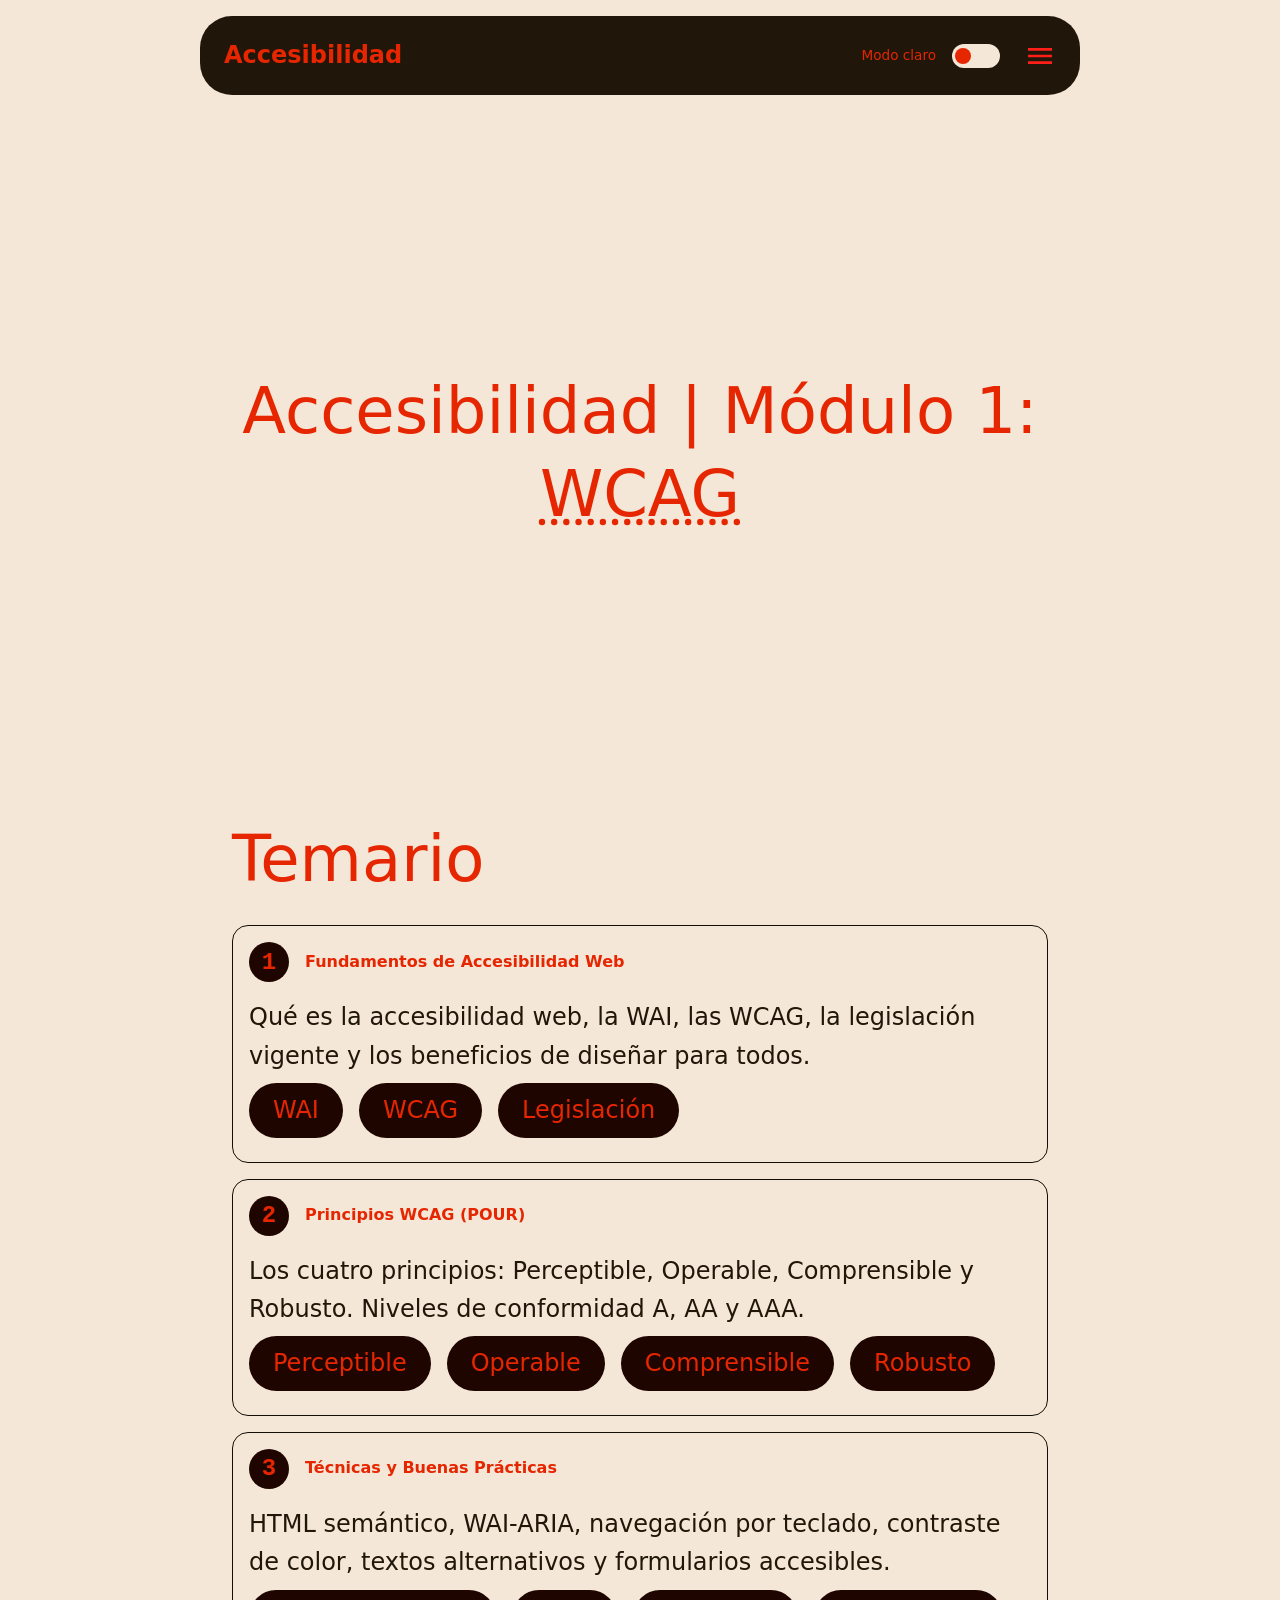
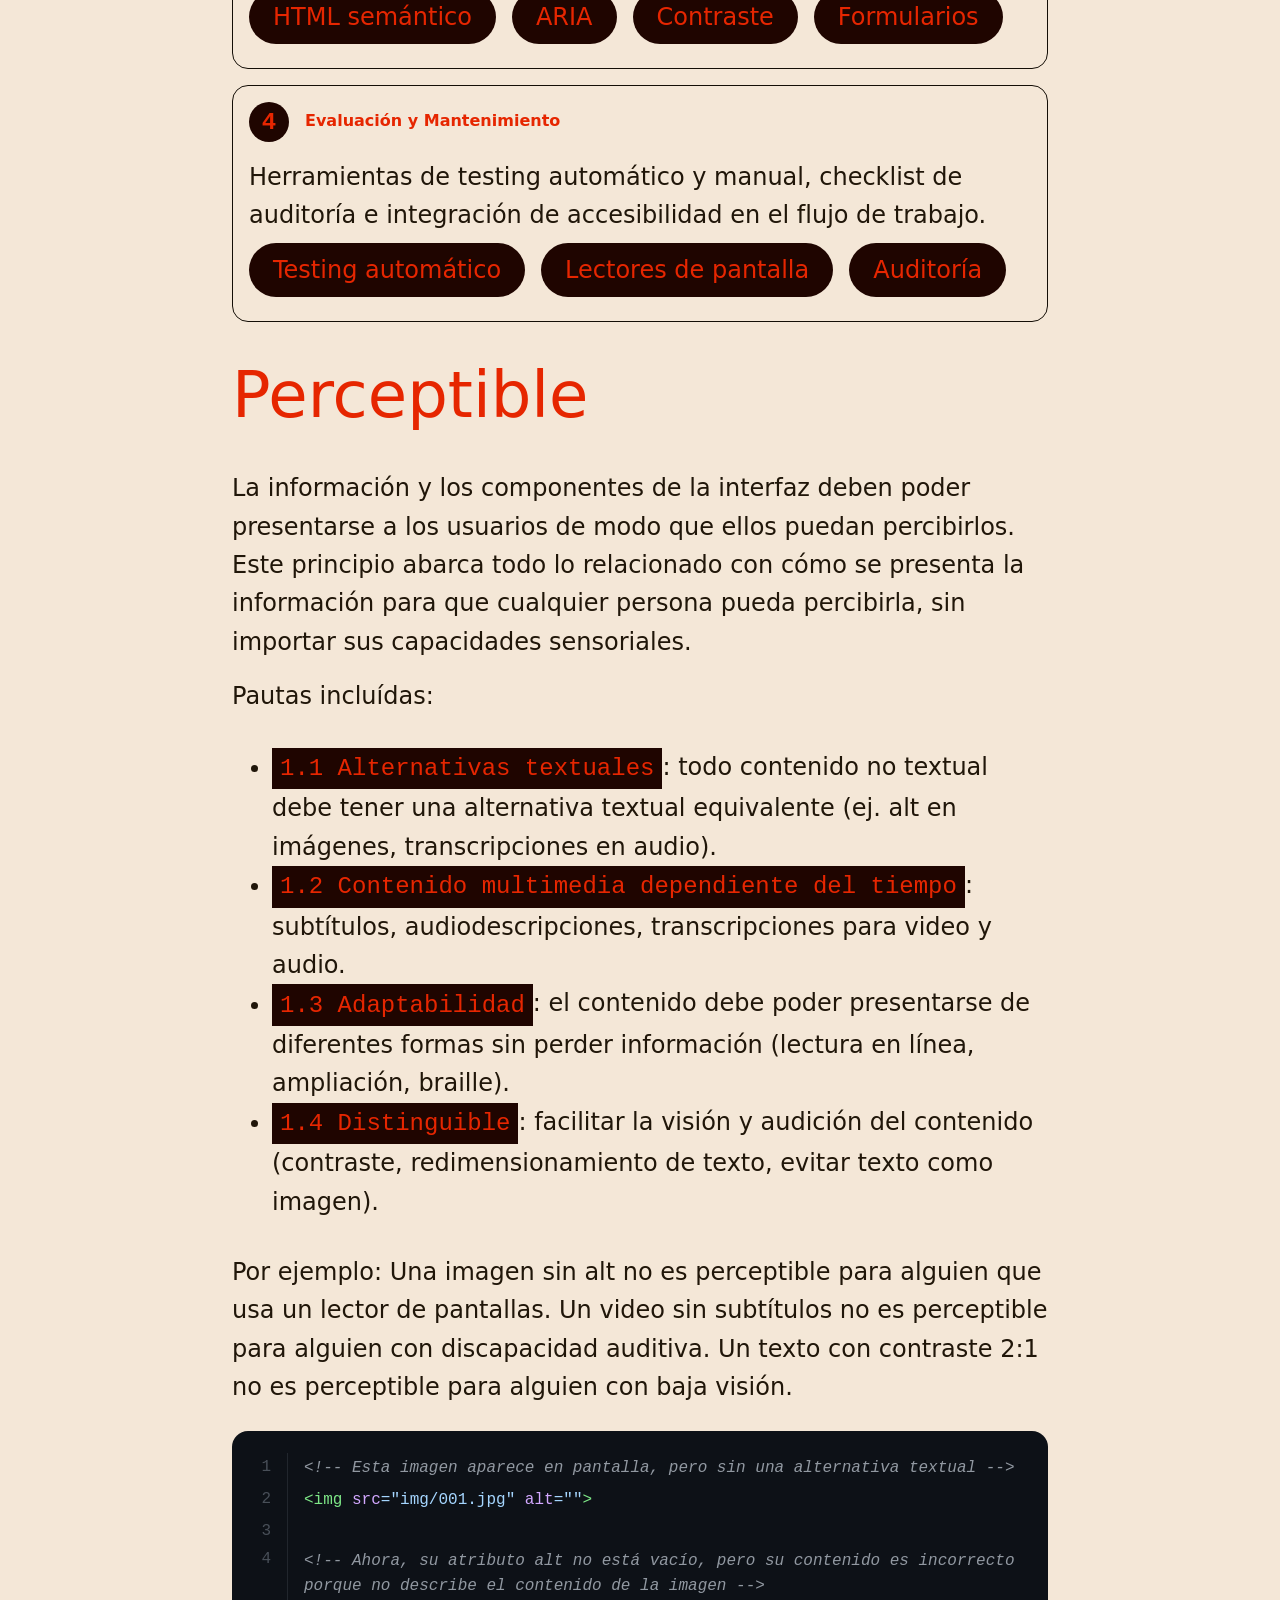
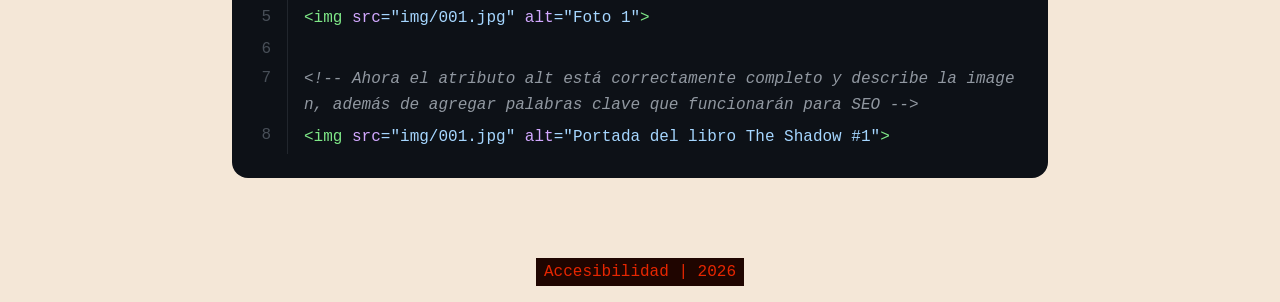
<file: modulo1.html>
<!DOCTYPE html>
<html lang="es">
<head>
  <script>
  try {
    const saved = localStorage.getItem('theme');
    const preferred = window.matchMedia('(prefers-color-scheme: dark)').matches ? 'dark' : 'light';
    document.documentElement.setAttribute('data-theme', saved ?? preferred);
  } catch {}
  </script>
  <meta charset="UTF-8">
	<meta name="viewport" content="width=device-width, initial-scale=1.0">
  <meta name="color-scheme" content="light dark">
	<title>Accesibilidad | Módulo 1</title>
  <meta name="description" content="Clase 1: principios de Accesibilidad y la WAI.">
  <link rel="icon" href="favicon.ico">
  <link rel="apple-touch-icon" sizes="180x180" href="apple-touch-icon.png">
  <link rel="icon" type="image/png" sizes="32x32" href="favicon-32x32.png">
  <link rel="icon" type="image/png" sizes="16x16" href="favicon-16x16.png">
	<link rel="stylesheet" href="css/estilos.css">
  <script src="js/menu.js" defer></script>
</head>
<body>
  <header>
    <h1><a href="index.html">Accesibilidad</a></h1>
    <div class="contenedor-menu">
      <nav class="toggle-wrap">
        <div class="toggle-label" id="mode-label">Modo oscuro</div>
        <button class="toggle-btn" id="theme-toggle" aria-label="Cambiar tema"><span class="sr-only">Cambiar tema</span></button>
      </nav>
      <button class="menu-boton" aria-label="Ingresar al menu principal" aria-controls="primary-navigation" aria-expanded="false"><span class="sr-only">Menu principal</span></button>
    </div>
    <nav id="primary-navigation" data-visible="false" class="primary-navigation">
      <ul id="nav-links"></ul>
    </nav>
  </header>
  <main class="contenido">
    <section>
      <h1>Accesibilidad | Módulo 1: <acronym lang="en" title="Web Content Accessibility Guidelines">WCAG</acronym></h1>
    </section>
    <section>
      <h1>Temario</h1>
      <div class="contenedor-cards">
         <article class="card" aria-labelledby="mod1-title">
            <div class="card__header">
              <span class="card__number" aria-hidden="true">1</span>
              <h3 id="mod1-title" class="card__title">Fundamentos de Accesibilidad Web</h3>
            </div>
            <div class="card__body">
              <p>Qué es la accesibilidad web, la WAI, las WCAG, la legislación vigente y los beneficios de diseñar para todos.</p>
            </div>
            <ul class="card__topics" aria-label="Temas del módulo">
              <li class="card__topic">WAI</li>
              <li class="card__topic">WCAG</li>
              <li class="card__topic">Legislación</li>
            </ul>
          </article>

          <article class="card" aria-labelledby="mod2-title">
            <div class="card__header">
              <span class="card__number" aria-hidden="true">2</span>
              <h3 id="mod2-title" class="card__title">Principios WCAG (POUR)</h3>
            </div>
            <div class="card__body">
              <p>Los cuatro principios: Perceptible, Operable, Comprensible y Robusto. Niveles de conformidad A, AA y AAA.</p>
            </div>
            <ul class="card__topics" aria-label="Temas del módulo">
              <li class="card__topic">Perceptible</li>
              <li class="card__topic">Operable</li>
              <li class="card__topic">Comprensible</li>
              <li class="card__topic">Robusto</li>
            </ul>
          </article>

          <article class="card" aria-labelledby="mod3-title">
            <div class="card__header">
              <span class="card__number" aria-hidden="true">3</span>
              <h3 id="mod3-title" class="card__title">Técnicas y Buenas Prácticas</h3>
            </div>
            <div class="card__body">
              <p>HTML semántico, WAI-ARIA, navegación por teclado, contraste de color, textos alternativos y formularios accesibles.</p>
            </div>
            <ul class="card__topics" aria-label="Temas del módulo">
              <li class="card__topic">HTML semántico</li>
              <li class="card__topic">ARIA</li>
              <li class="card__topic">Contraste</li>
              <li class="card__topic">Formularios</li>
            </ul>
          </article>

          <article class="card" aria-labelledby="mod4-title">
            <div class="card__header">
              <span class="card__number" aria-hidden="true">4</span>
              <h3 id="mod4-title" class="card__title">Evaluación y Mantenimiento</h3>
            </div>
            <div class="card__body">
              <p>Herramientas de testing automático y manual, checklist de auditoría e integración de accesibilidad en el flujo de trabajo.</p>
            </div>
            <ul class="card__topics" aria-label="Temas del módulo">
              <li class="card__topic">Testing automático</li>
              <li class="card__topic">Lectores de pantalla</li>
              <li class="card__topic">Auditoría</li>
            </ul>
          </article>
      </div>
    </section>
    <section>
      <h1>Perceptible</h1>
      <p>La información y los componentes de la interfaz deben poder presentarse a los usuarios de modo que ellos puedan percibirlos. Este principio abarca todo lo relacionado con cómo se presenta la información para que cualquier persona pueda percibirla, sin importar sus capacidades sensoriales.</p>
      <p>Pautas incluídas:</p>
      <ul>
        <li><span>1.1 Alternativas textuales</span>: todo contenido no textual debe tener una alternativa textual equivalente (ej. alt en imágenes, transcripciones en audio).</li>
        <li><span>1.2 Contenido multimedia dependiente del tiempo</span>: subtítulos, audiodescripciones, transcripciones para video y audio.</li>
        <li><span>1.3 Adaptabilidad</span>: el contenido debe poder presentarse de diferentes formas sin perder información (lectura en línea, ampliación, braille).</li>
        <li><span>1.4 Distinguible</span>: facilitar la visión y audición del contenido (contraste, redimensionamiento de texto, evitar texto como imagen).</li>
      </ul>
      <p>Por ejemplo: Una imagen sin alt no es perceptible para alguien que usa un lector de pantallas. Un video sin subtítulos no es perceptible para alguien con discapacidad auditiva. Un texto con contraste 2:1 no es perceptible para alguien con baja visión.</p>
      
      <pre class="code-block"><code class="code-content"><div class="line"><span class="line-num">1</span><span class="line-content"><span class="token-comment">&lt;!-- Esta imagen aparece en pantalla, pero sin una alternativa textual --&gt;</span></span></div><div class="line"><span class="line-num">2</span><span class="line-content"><span class="token-tag">&lt;img</span> <span class="token-attr">src</span><span class="token-string">="img/001.jpg"</span> <span class="token-attr">alt</span><span class="token-string">=""</span><span class="token-tag">&gt;</span></span></div><div class="line"><span class="line-num">3</span><span class="line-content">      </span></div><div class="line"><span class="line-num">4</span><span class="line-content"><span class="token-comment">&lt;!-- Ahora, su atributo alt no está vacío, pero su contenido es incorrecto porque no describe el contenido de la imagen --&gt;</span></span></div><div class="line"><span class="line-num">5</span><span class="line-content"><span class="token-tag">&lt;img</span> <span class="token-attr">src</span><span class="token-string">="img/001.jpg"</span> <span class="token-attr">alt</span><span class="token-string">="Foto 1"</span><span class="token-tag">&gt;</span></span></div><div class="line"><span class="line-num">6</span><span class="line-content">      </span></div><div class="line"><span class="line-num">7</span><span class="line-content"><span class="token-comment">&lt;!-- Ahora el atributo alt está correctamente completo y describe la imagen, además de agregar palabras clave que funcionarán para SEO --&gt;</span></span></div><div class="line"><span class="line-num">8</span><span class="line-content"><span class="token-tag">&lt;img</span> <span class="token-attr">src</span><span class="token-string">="img/001.jpg"</span> <span class="token-attr">alt</span><span class="token-string">="Portada del libro The Shadow #1"</span><span class="token-tag">&gt;</span></span></div></code></pre>
    </section>
    
  </main>
  <footer>
    <div class="contenedor-footer">
      <span>Accesibilidad | 2026</span>
    </div>
  </footer>
</body>
</html>
</file>
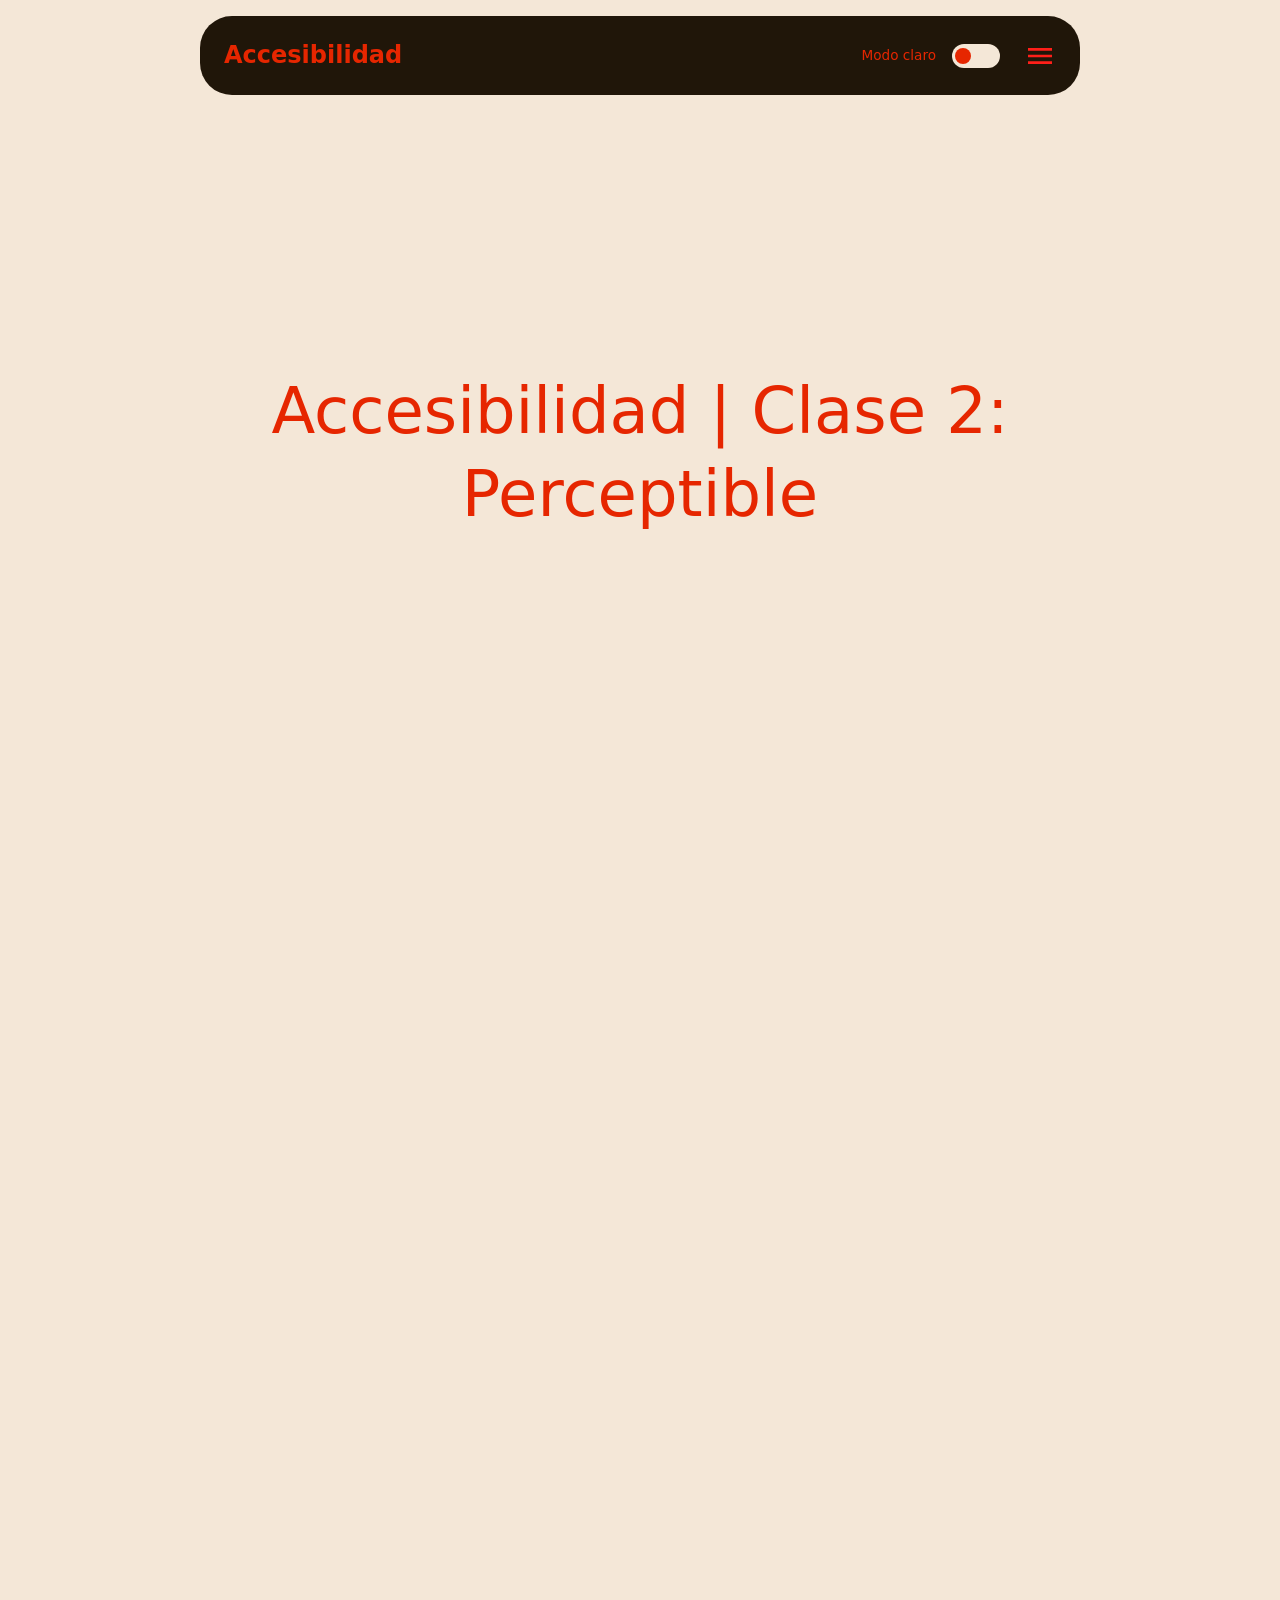
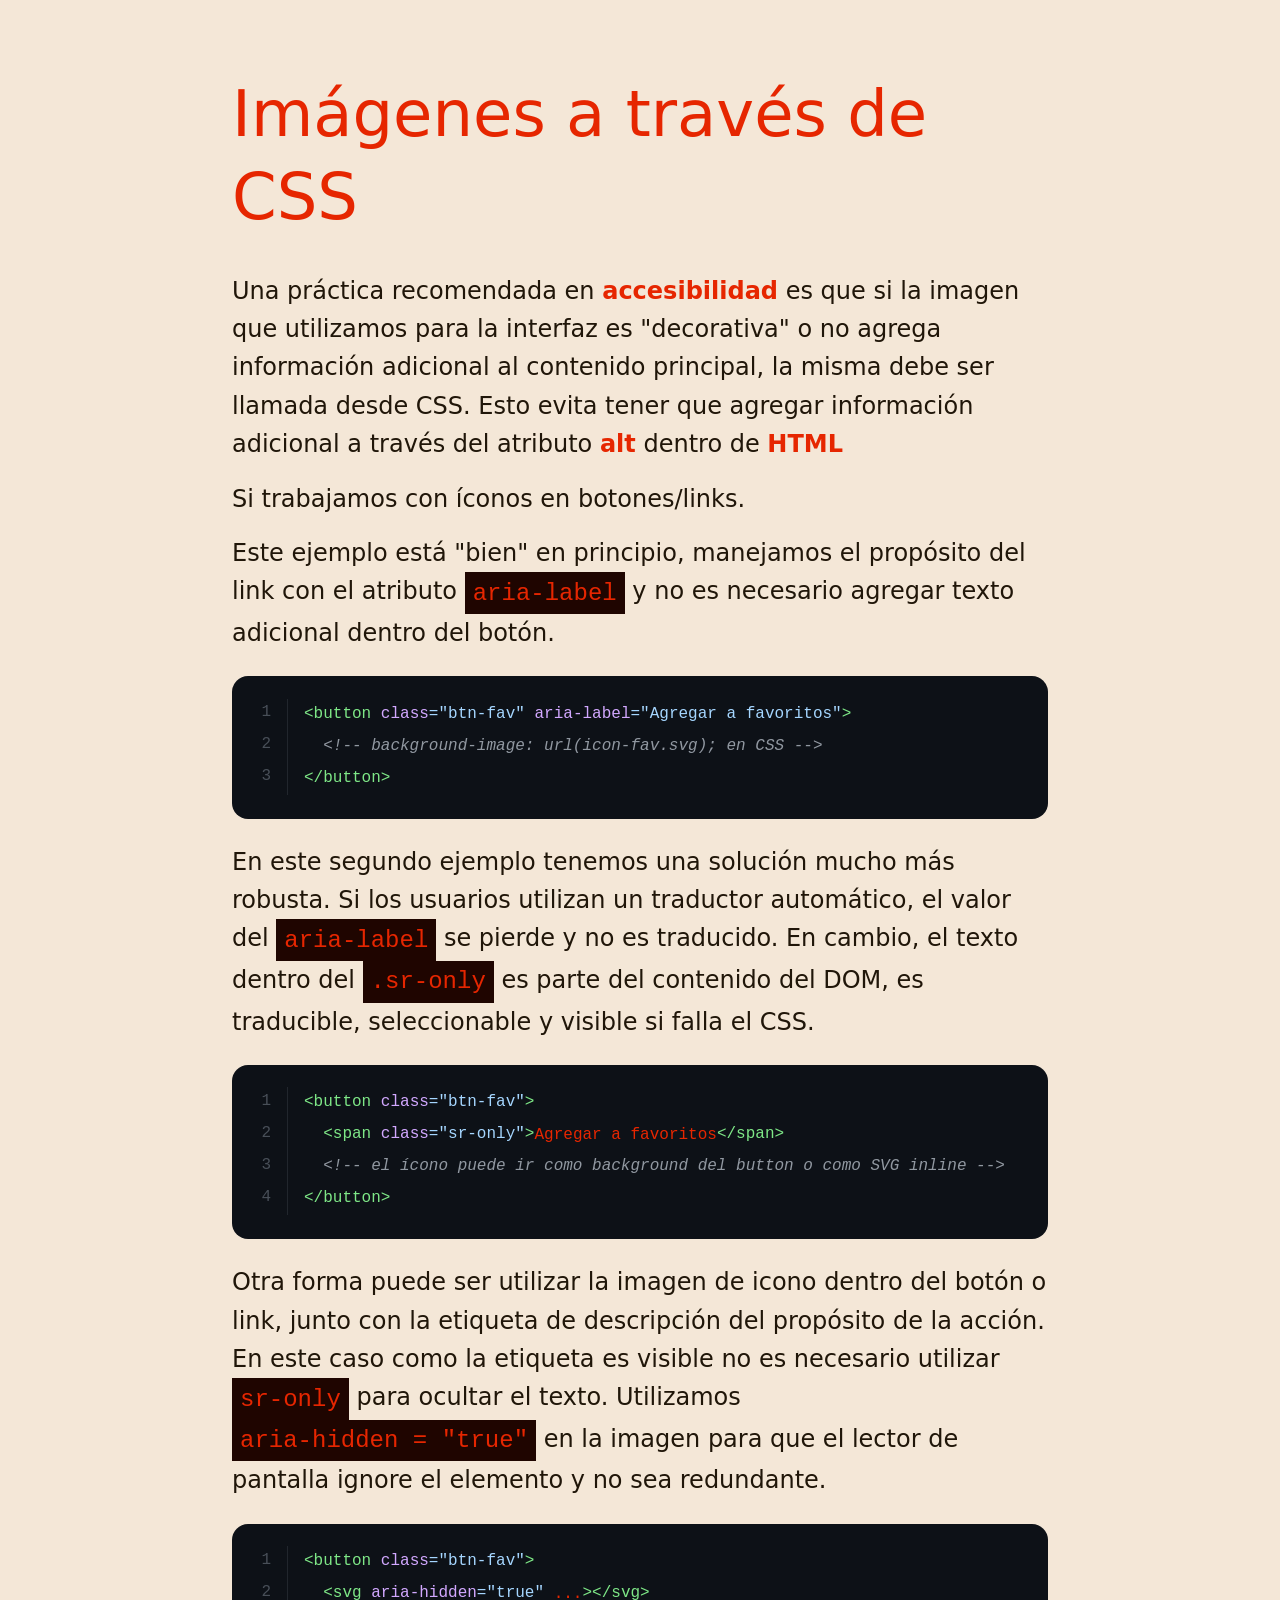
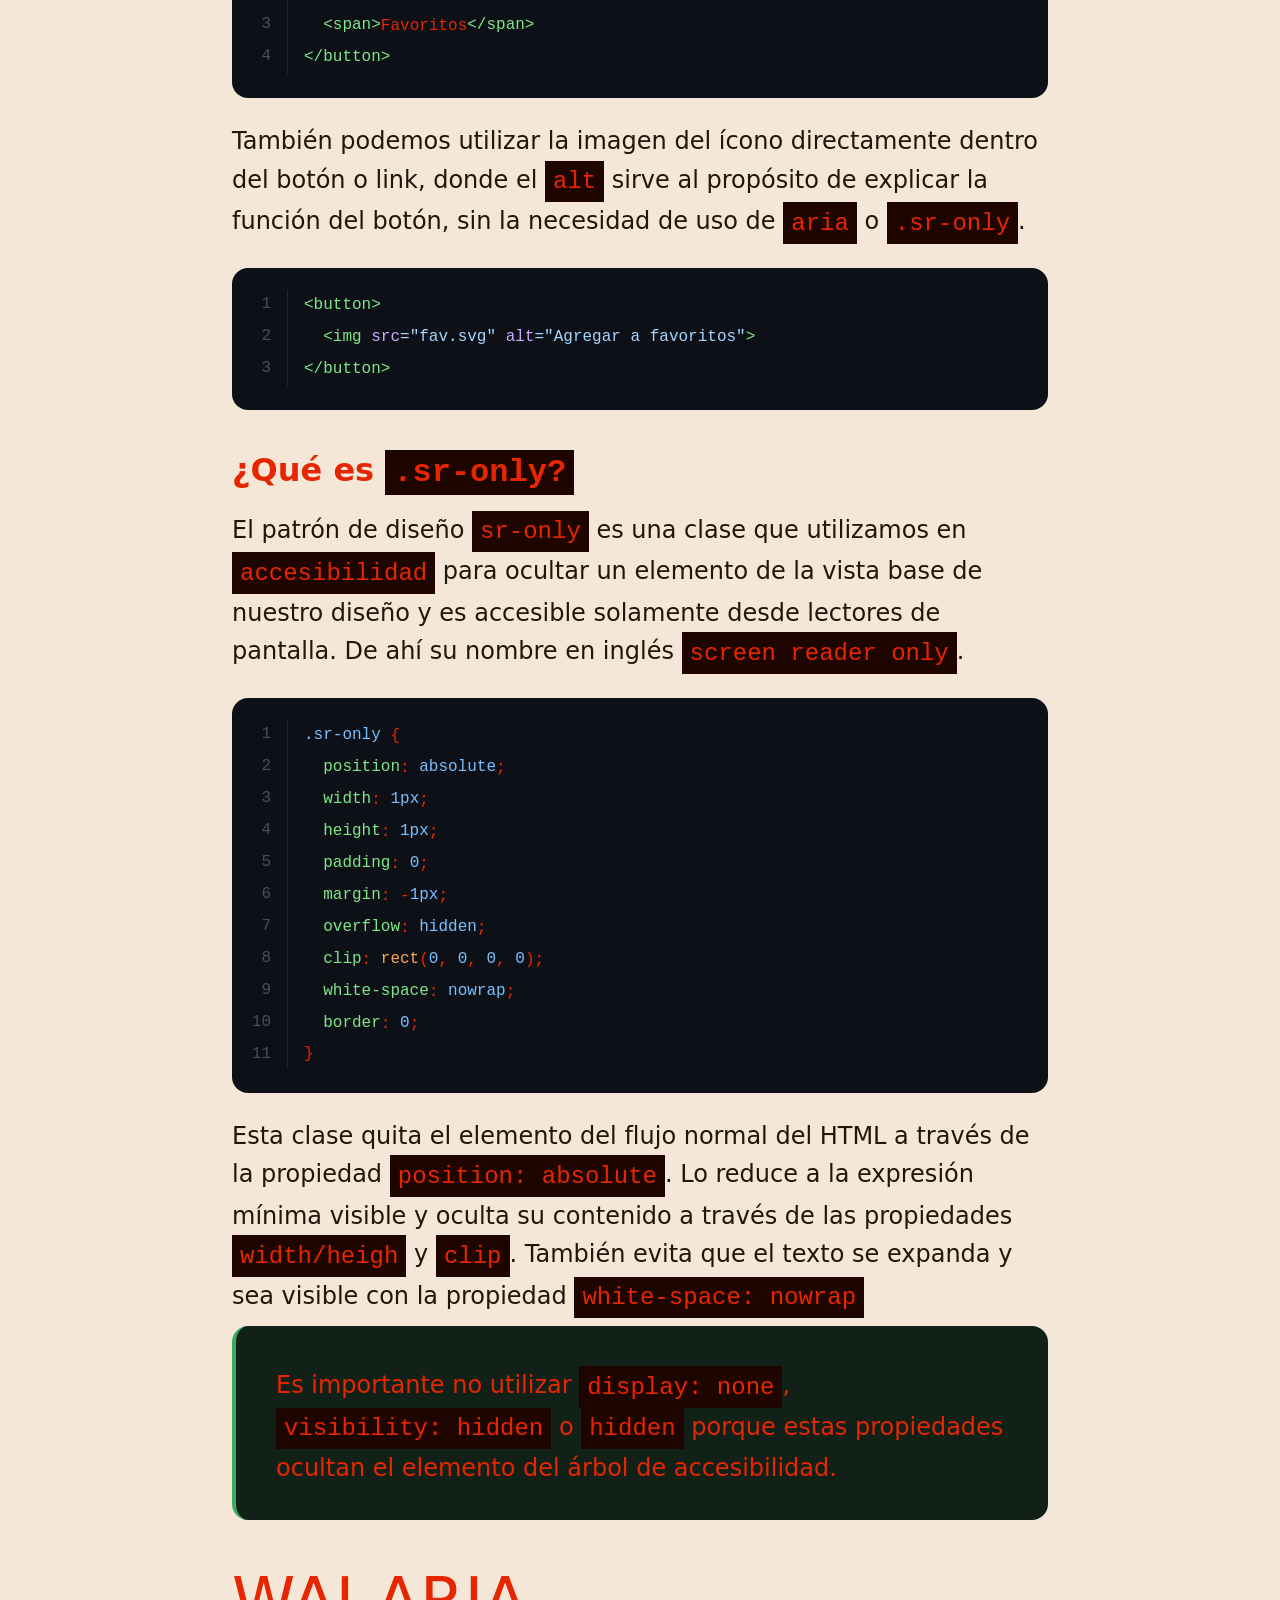
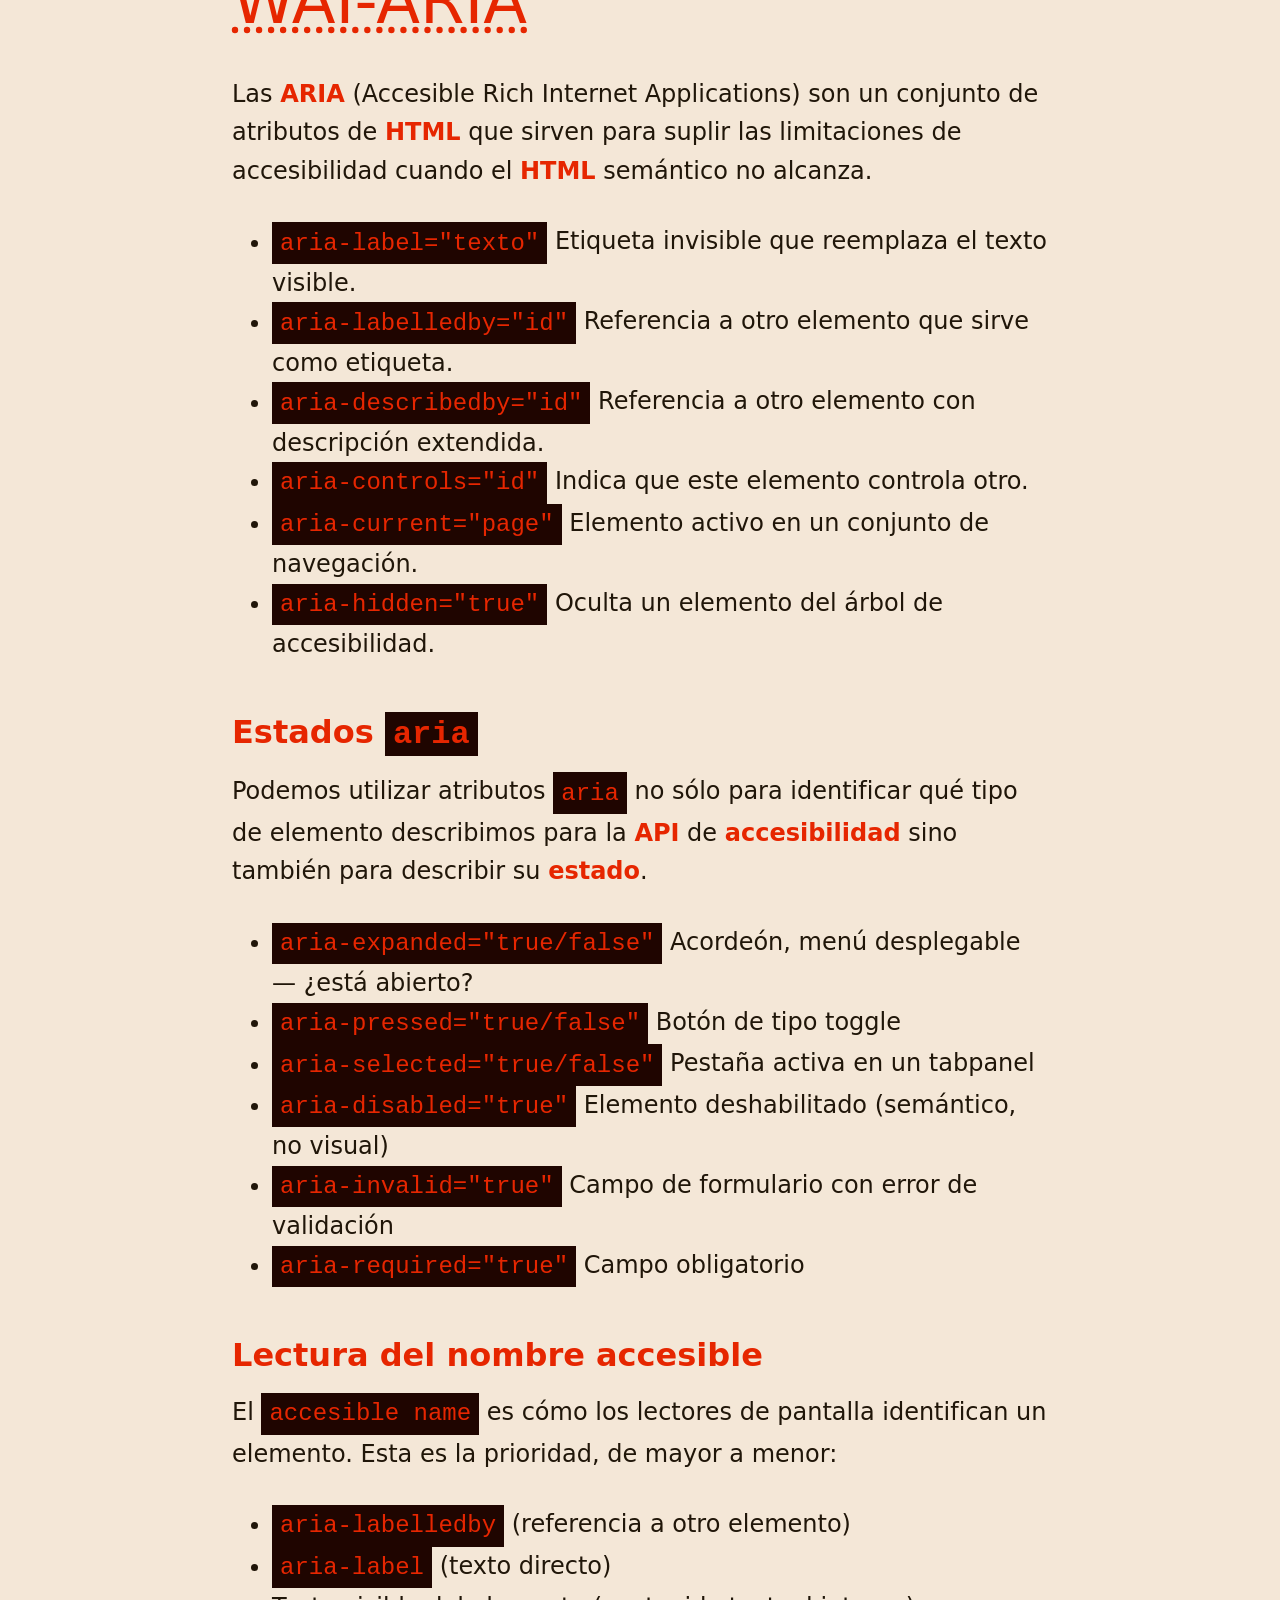
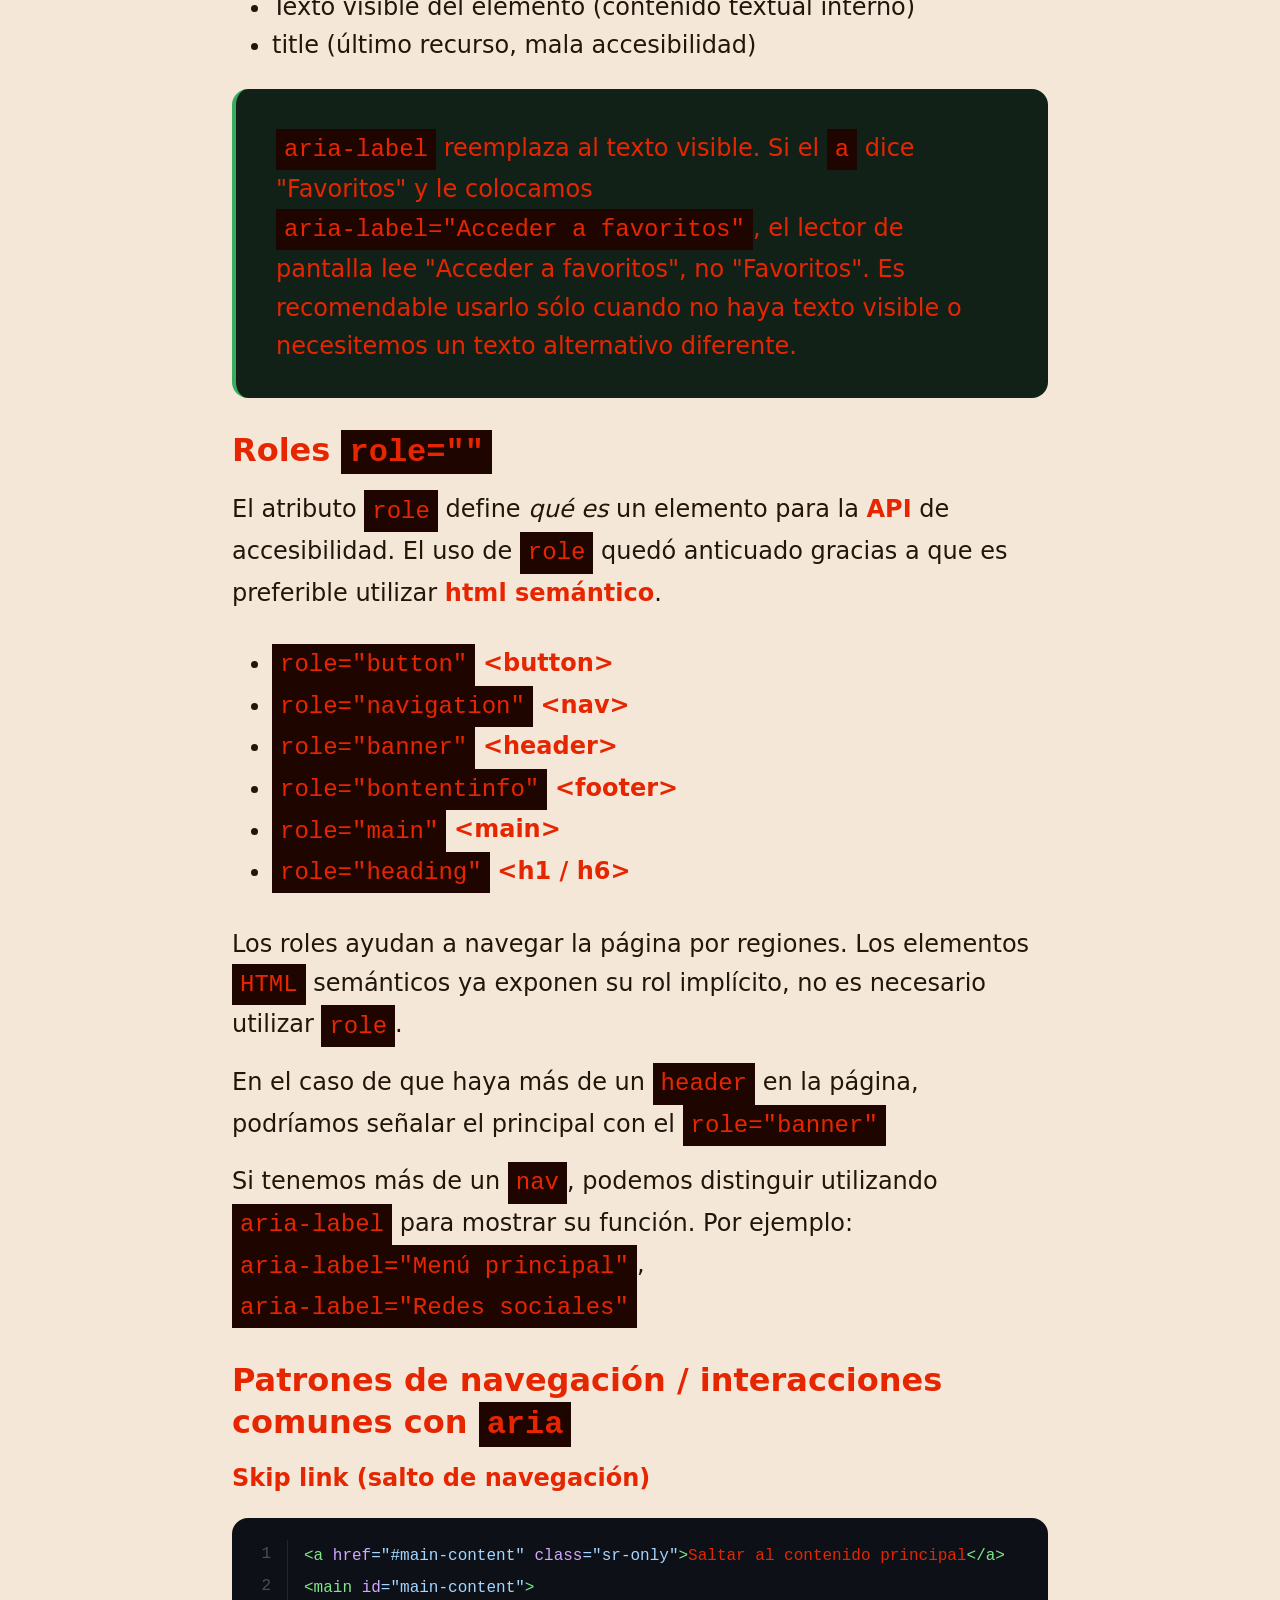
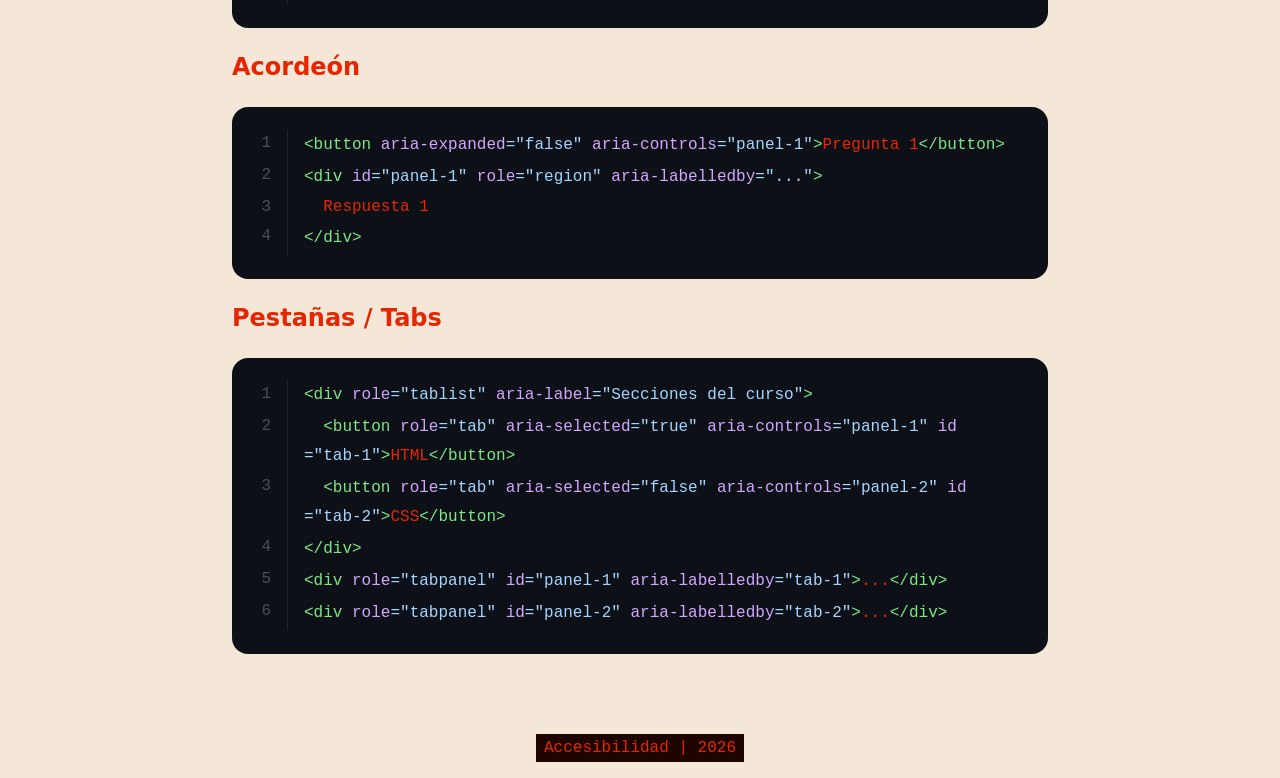
<file: modulo2.html>
<!DOCTYPE html>
<html lang="es">
<head>
  <script>
  try {
    const saved = localStorage.getItem('theme');
    const preferred = window.matchMedia('(prefers-color-scheme: dark)').matches ? 'dark' : 'light';
    document.documentElement.setAttribute('data-theme', saved ?? preferred);
  } catch {}
  </script>
  <meta charset="UTF-8">
	<meta name="viewport" content="width=device-width, initial-scale=1.0">
  <meta name="color-scheme" content="light dark">
	<title>Accesibilidad | Módulo 2</title>
  <meta name="description" content="Módulo 2: .">
  <link rel="icon" href="favicon.ico">
  <link rel="apple-touch-icon" sizes="180x180" href="apple-touch-icon.png">
  <link rel="icon" type="image/png" sizes="32x32" href="favicon-32x32.png">
  <link rel="icon" type="image/png" sizes="16x16" href="favicon-16x16.png">
	<link rel="stylesheet" href="css/estilos.css">
  <script src="js/menu.js" defer></script>
</head>
<body>
  <header>
    <h1><a href="index.html">Accesibilidad</a></h1>
    <div class="contenedor-menu">
      <nav class="toggle-wrap">
        <div class="toggle-label" id="mode-label">Modo oscuro</div>
        <button class="toggle-btn" id="theme-toggle" aria-label="Cambiar tema"><span class="sr-only">Cambiar tema</span></button>
      </nav>
      <button class="menu-boton" aria-label="Ingresar al menu principal" aria-controls="primary-navigation" aria-expanded="false"><span class="sr-only">Menu principal</span></button>
    </div>
    <nav id="primary-navigation" data-visible="false" class="primary-navigation">
      <ul id="nav-links"></ul>
    </nav>
  </header>
  <main class="contenido">
    <section>
      <h1>Accesibilidad | Clase 2: Perceptible</h1>
    </section>
    <section>
      <h1></h1>
      
    </section>
    <section>
      <h1>Imágenes a través de CSS</h1>
      <p>Una práctica recomendada en <strong>accesibilidad</strong> es que si la imagen que utilizamos para la interfaz es "decorativa" o no agrega información adicional al contenido principal, la misma debe ser llamada desde CSS. Esto evita tener que agregar información adicional a través del atributo <strong>alt</strong> dentro de <strong>HTML</strong></p>
      <p>Si trabajamos con íconos en botones/links.</p>
      <p>Este ejemplo está "bien" en principio, manejamos el propósito del link con el atributo <span>aria-label</span> y no es necesario agregar texto adicional dentro del botón.</p>
      <pre class="code-block"><code class="code-content"><div class="line"><span class="line-num">1</span><span class="line-content"><span class="token-tag">&lt;button</span> <span class="token-attr">class</span><span class="token-string">="btn-fav"</span> <span class="token-attr">aria-label</span><span class="token-string">="Agregar a favoritos"</span><span class="token-tag">&gt;</span></span></div><div class="line"><span class="line-num">2</span><span class="line-content">  <span class="token-comment">&lt;!-- background-image: url(icon-fav.svg); en CSS --&gt;</span></span></div><div class="line"><span class="line-num">3</span><span class="line-content"><span class="token-tag">&lt;/button&gt;</span></span></div></code></pre>
      
      <p>En este segundo ejemplo tenemos una solución mucho más robusta. Si los usuarios utilizan un traductor automático, el valor del <span>aria-label</span> se pierde y no es traducido. En cambio, el texto dentro del <span>.sr-only</span> es parte del contenido del DOM, es traducible, seleccionable y visible si falla el CSS.</p>
      <pre class="code-block"><code class="code-content"><div class="line"><span class="line-num">1</span><span class="line-content"><span class="token-tag">&lt;button</span> <span class="token-attr">class</span><span class="token-string">="btn-fav"</span><span class="token-tag">&gt;</span></span></div><div class="line"><span class="line-num">2</span><span class="line-content">  <span class="token-tag">&lt;span</span> <span class="token-attr">class</span><span class="token-string">="sr-only"</span><span class="token-tag">&gt;</span>Agregar a favoritos<span class="token-tag">&lt;/span&gt;</span></span></div><div class="line"><span class="line-num">3</span><span class="line-content">  <span class="token-comment">&lt;!-- el ícono puede ir como background del button o como SVG inline --&gt;</span></span></div><div class="line"><span class="line-num">4</span><span class="line-content"><span class="token-tag">&lt;/button&gt;</span></span></div></code></pre>

      <p>Otra forma puede ser utilizar la imagen de icono dentro del botón o link, junto con la etiqueta de descripción del propósito de la acción. En este caso como la etiqueta es visible no es necesario utilizar <span>sr-only</span> para ocultar el texto. Utilizamos <span>aria-hidden = "true"</span> en la imagen para que el lector de pantalla ignore el elemento y no sea redundante.</p>
      <pre class="code-block"><code class="code-content"><div class="line"><span class="line-num">1</span><span class="line-content"><span class="token-tag">&lt;button</span> <span class="token-attr">class</span><span class="token-string">="btn-fav"</span><span class="token-tag">&gt;</span></span></div><div class="line"><span class="line-num">2</span><span class="line-content">  <span class="token-tag">&lt;svg</span> <span class="token-attr">aria-hidden</span><span class="token-string">="true"</span> ...<span class="token-tag">&gt;</span><span class="token-tag">&lt;/svg&gt;</span></span></div><div class="line"><span class="line-num">3</span><span class="line-content">  <span class="token-tag">&lt;span</span><span class="token-tag">&gt;</span>Favoritos<span class="token-tag">&lt;/span&gt;</span></span></div><div class="line"><span class="line-num">4</span><span class="line-content"><span class="token-tag">&lt;/button&gt;</span></span></div></code></pre>

      <p>También podemos utilizar la imagen del ícono directamente dentro del botón o link, donde el <span>alt</span> sirve al propósito de explicar la función del botón, sin la necesidad de uso de <span>aria</span> o <span>.sr-only</span>.</p>
      <pre class="code-block"><code class="code-content"><div class="line"><span class="line-num">1</span><span class="line-content"><span class="token-tag">&lt;button</span><span class="token-tag">&gt;</span></span></div><div class="line"><span class="line-num">2</span><span class="line-content">  <span class="token-tag">&lt;img</span> <span class="token-attr">src</span><span class="token-string">="fav.svg"</span> <span class="token-attr">alt</span><span class="token-string">="Agregar a favoritos"</span><span class="token-tag">&gt;</span></span></div><div class="line"><span class="line-num">3</span><span class="line-content"><span class="token-tag">&lt;/button&gt;</span></span></div></code></pre>

      <h2>¿Qué es <span>.sr-only?</span></h2>
      <p>El patrón de diseño <span>sr-only</span> es una clase que utilizamos en <span>accesibilidad</span> para ocultar un elemento de la vista base de nuestro diseño y es accesible solamente desde lectores de pantalla. De ahí su nombre en inglés <span lang="en">screen reader only</span>.</p>
      <pre class="code-block"><code class="code-content"><div class="line"><span class="line-num">1</span><span class="line-content"><span class="token-selector">.sr-only</span> {</span></div><div class="line"><span class="line-num">2</span><span class="line-content">  <span class="token-tag">position</span>: <span class="token-number">absolute</span>;</span></div><div class="line"><span class="line-num">3</span><span class="line-content">  <span class="token-tag">width</span>: <span class="token-number">1px</span>;</span></div><div class="line"><span class="line-num">4</span><span class="line-content">  <span class="token-tag">height</span>: <span class="token-number">1px</span>;</span></div><div class="line"><span class="line-num">5</span><span class="line-content">  <span class="token-tag">padding</span>: <span class="token-number">0</span>;</span></div><div class="line"><span class="line-num">6</span><span class="line-content">  <span class="token-tag">margin</span>: -<span class="token-number">1px</span>;</span></div><div class="line"><span class="line-num">7</span><span class="line-content">  <span class="token-tag">overflow</span>: <span class="token-number">hidden</span>;</span></div><div class="line"><span class="line-num">8</span><span class="line-content">  <span class="token-tag">clip</span>: <span class="token-builtin">rect</span>(<span class="token-number">0</span>, <span class="token-number">0</span>, <span class="token-number">0</span>, <span class="token-number">0</span>);</span></div><div class="line"><span class="line-num">9</span><span class="line-content">  <span class="token-tag">white-space</span>: <span class="token-number">nowrap</span>;</span></div><div class="line"><span class="line-num">10</span><span class="line-content">  <span class="token-tag">border</span>: <span class="token-number">0</span>;</span></div><div class="line"><span class="line-num">11</span><span class="line-content">}</span></div></code></pre>

      <p>Esta clase quita el elemento del flujo normal del HTML a través de la propiedad <span>position: absolute</span>. Lo reduce a la expresión mínima visible y oculta su contenido a través de las propiedades <span>width/heigh</span> y <span>clip</span>. También evita que el texto se expanda y sea visible con la propiedad <span>white-space: nowrap</span></p>
      <aside class="note note--tip">
        <p>Es importante no utilizar <span>display: none</span>, <span>visibility: hidden</span> o <span>hidden</span> porque estas propiedades ocultan el elemento del árbol de accesibilidad.</p>
      </aside>
    </section>
    <section>
      <h1><acronym lang="en" title="Web Accessibility Initiative — Accessible Rich Internet Applications">WAI-ARIA</acronym></h1>
      <p>Las <strong>ARIA</strong> (Accesible Rich Internet Applications) son un conjunto de atributos de <strong>HTML</strong> que sirven para suplir las limitaciones de accesibilidad cuando el <strong>HTML</strong> semántico no alcanza.</p>
      
      <ul>
        <li><span>aria-label="texto"</span>	Etiqueta invisible que reemplaza el texto visible.</li>
        <li><span>aria-labelledby="id"</span>	Referencia a otro elemento que sirve como etiqueta.</li>
        <li><span>aria-describedby="id"</span>	Referencia a otro elemento con descripción extendida.</li>
        <li><span>aria-controls="id"</span>	Indica que este elemento controla otro.</li>
        <li><span>aria-current="page"</span>	Elemento activo en un conjunto de navegación.</li>
        <li><span>aria-hidden="true"</span>	Oculta un elemento del árbol de accesibilidad.</li>
      </ul>

      <h2>Estados <span>aria</span></h2>
      <p>Podemos utilizar atributos <span>aria</span> no sólo para identificar qué tipo de elemento describimos para la <strong>API</strong> de <strong>accesibilidad</strong> sino también para describir su <strong>estado</strong>.</p>

      <ul>
        <li><span>aria-expanded="true/false"</span>	Acordeón, menú desplegable — ¿está abierto?</li>
        <li><span>aria-pressed="true/false"</span>	Botón de tipo toggle</li>
        <li><span>aria-selected="true/false"</span>	Pestaña activa en un tabpanel</li>
        <li><span>aria-disabled="true"</span>	Elemento deshabilitado (semántico, no visual)</li>
        <li><span>aria-invalid="true"</span>	Campo de formulario con error de validación</li>
        <li><span>aria-required="true"</span>	Campo obligatorio</li>
      </ul>

      <h2>Lectura del nombre accesible</h2>
      <p>El <span lang="en">accesible name</span> es cómo los lectores de pantalla identifican un elemento. Esta es la prioridad, de mayor a menor:</p>
      <ul>
        <li><span>aria-labelledby</span> (referencia a otro elemento)</li>
        <li><span>aria-label</span> (texto directo)</li>
        <li>Texto visible del elemento (contenido textual interno)</li>
        <li>title (último recurso, mala accesibilidad)</li>
      </ul>
      <aside class="note note--tip">
        <p><span>aria-label</span> reemplaza al texto visible. Si el <span>a</span> dice "Favoritos" y le colocamos <span>aria-label="Acceder a favoritos"</span>, el lector de pantalla lee "Acceder a favoritos", no "Favoritos". Es recomendable usarlo sólo cuando no haya texto visible o necesitemos un texto alternativo diferente.</p>
      </aside>

      <h2>Roles <span>role=""</span></h2>
      <p>El atributo <span>role</span> define <em>qué es</em> un elemento para la <strong>API</strong> de accesibilidad. El uso de <span>role</span> quedó anticuado gracias a que es preferible utilizar <strong>html semántico</strong>.</p>
      <ul>
        <li><span>role="button"</span> <strong> &lt;button&gt;</strong></li>
        <li><span>role="navigation"</span> <strong> &lt;nav&gt;</strong></li>
        <li><span>role="banner"</span> <strong> &lt;header&gt;</strong></li>
        <li><span>role="bontentinfo"</span> <strong> &lt;footer&gt;</strong></li>
        <li><span>role="main"</span> <strong> &lt;main&gt;</strong></li>
        <li><span>role="heading"</span> <strong> &lt;h1 / h6&gt;</strong></li>
      </ul>
      <p>Los roles ayudan a navegar la página por regiones. Los elementos <span>HTML</span> semánticos ya exponen su rol implícito, no es necesario utilizar <span>role</span>.</p>
      <p>En el caso de que haya más de un <span>header</span> en la página, podríamos señalar el principal con el <span>role="banner"</span></p>
      <p>Si tenemos más de un <span>nav</span>, podemos distinguir utilizando <span>aria-label</span> para mostrar su función. Por ejemplo: <span>aria-label="Menú principal"</span>, <span>aria-label="Redes sociales"</span></p>

      <h2>Patrones de navegación / interacciones comunes con <span>aria</span></h2>
      <h3>Skip link (salto de navegación)</h3>
      <pre class="code-block"><code class="code-content"><div class="line"><span class="line-num">1</span><span class="line-content"><span class="token-tag">&lt;a</span> <span class="token-attr">href</span><span class="token-string">="#main-content"</span> <span class="token-attr">class</span><span class="token-string">="sr-only"</span><span class="token-tag">&gt;</span>Saltar al contenido principal<span class="token-tag">&lt;/a&gt;</span></span></div><div class="line"><span class="line-num">2</span><span class="line-content"><span class="token-tag">&lt;main</span> <span class="token-attr">id</span><span class="token-string">="main-content"</span><span class="token-tag">&gt;</span></span></div></code></pre>

      <h3>Acordeón</h3>
      <pre class="code-block"><code class="code-content"><div class="line"><span class="line-num">1</span><span class="line-content"><span class="token-tag">&lt;button</span> <span class="token-attr">aria-expanded</span><span class="token-string">="false"</span> <span class="token-attr">aria-controls</span><span class="token-string">="panel-1"</span><span class="token-tag">&gt;</span>Pregunta 1<span class="token-tag">&lt;/button&gt;</span></span></div><div class="line"><span class="line-num">2</span><span class="line-content"><span class="token-tag">&lt;div</span> <span class="token-attr">id</span><span class="token-string">="panel-1"</span> <span class="token-attr">role</span><span class="token-string">="region"</span> <span class="token-attr">aria-labelledby</span><span class="token-string">="..."</span><span class="token-tag">&gt;</span></span></div><div class="line"><span class="line-num">3</span><span class="line-content">  Respuesta 1</span></div><div class="line"><span class="line-num">4</span><span class="line-content"><span class="token-tag">&lt;/div&gt;</span></span></div></code></pre>

      <h3>Pestañas / Tabs</h3>
      <pre class="code-block"><code class="code-content"><div class="line"><span class="line-num">1</span><span class="line-content"><span class="token-tag">&lt;div</span> <span class="token-attr">role</span><span class="token-string">="tablist"</span> <span class="token-attr">aria-label</span><span class="token-string">="Secciones del curso"</span><span class="token-tag">&gt;</span></span></div><div class="line"><span class="line-num">2</span><span class="line-content">  <span class="token-tag">&lt;button</span> <span class="token-attr">role</span><span class="token-string">="tab"</span> <span class="token-attr">aria-selected</span><span class="token-string">="true"</span> <span class="token-attr">aria-controls</span><span class="token-string">="panel-1"</span> <span class="token-attr">id</span><span class="token-string">="tab-1"</span><span class="token-tag">&gt;</span>HTML<span class="token-tag">&lt;/button&gt;</span></span></div><div class="line"><span class="line-num">3</span><span class="line-content">  <span class="token-tag">&lt;button</span> <span class="token-attr">role</span><span class="token-string">="tab"</span> <span class="token-attr">aria-selected</span><span class="token-string">="false"</span> <span class="token-attr">aria-controls</span><span class="token-string">="panel-2"</span> <span class="token-attr">id</span><span class="token-string">="tab-2"</span><span class="token-tag">&gt;</span>CSS<span class="token-tag">&lt;/button&gt;</span></span></div><div class="line"><span class="line-num">4</span><span class="line-content"><span class="token-tag">&lt;/div&gt;</span></span></div><div class="line"><span class="line-num">5</span><span class="line-content"><span class="token-tag">&lt;div</span> <span class="token-attr">role</span><span class="token-string">="tabpanel"</span> <span class="token-attr">id</span><span class="token-string">="panel-1"</span> <span class="token-attr">aria-labelledby</span><span class="token-string">="tab-1"</span><span class="token-tag">&gt;</span>...<span class="token-tag">&lt;/div&gt;</span></span></div><div class="line"><span class="line-num">6</span><span class="line-content"><span class="token-tag">&lt;div</span> <span class="token-attr">role</span><span class="token-string">="tabpanel"</span> <span class="token-attr">id</span><span class="token-string">="panel-2"</span> <span class="token-attr">aria-labelledby</span><span class="token-string">="tab-2"</span><span class="token-tag">&gt;</span>...<span class="token-tag">&lt;/div&gt;</span></span></div></code></pre>
    </section>
  </main>
  <footer>
    <div class="contenedor-footer">
      <span>Accesibilidad | 2026</span>
    </div>
  </footer>
</body>
</html>
</file>
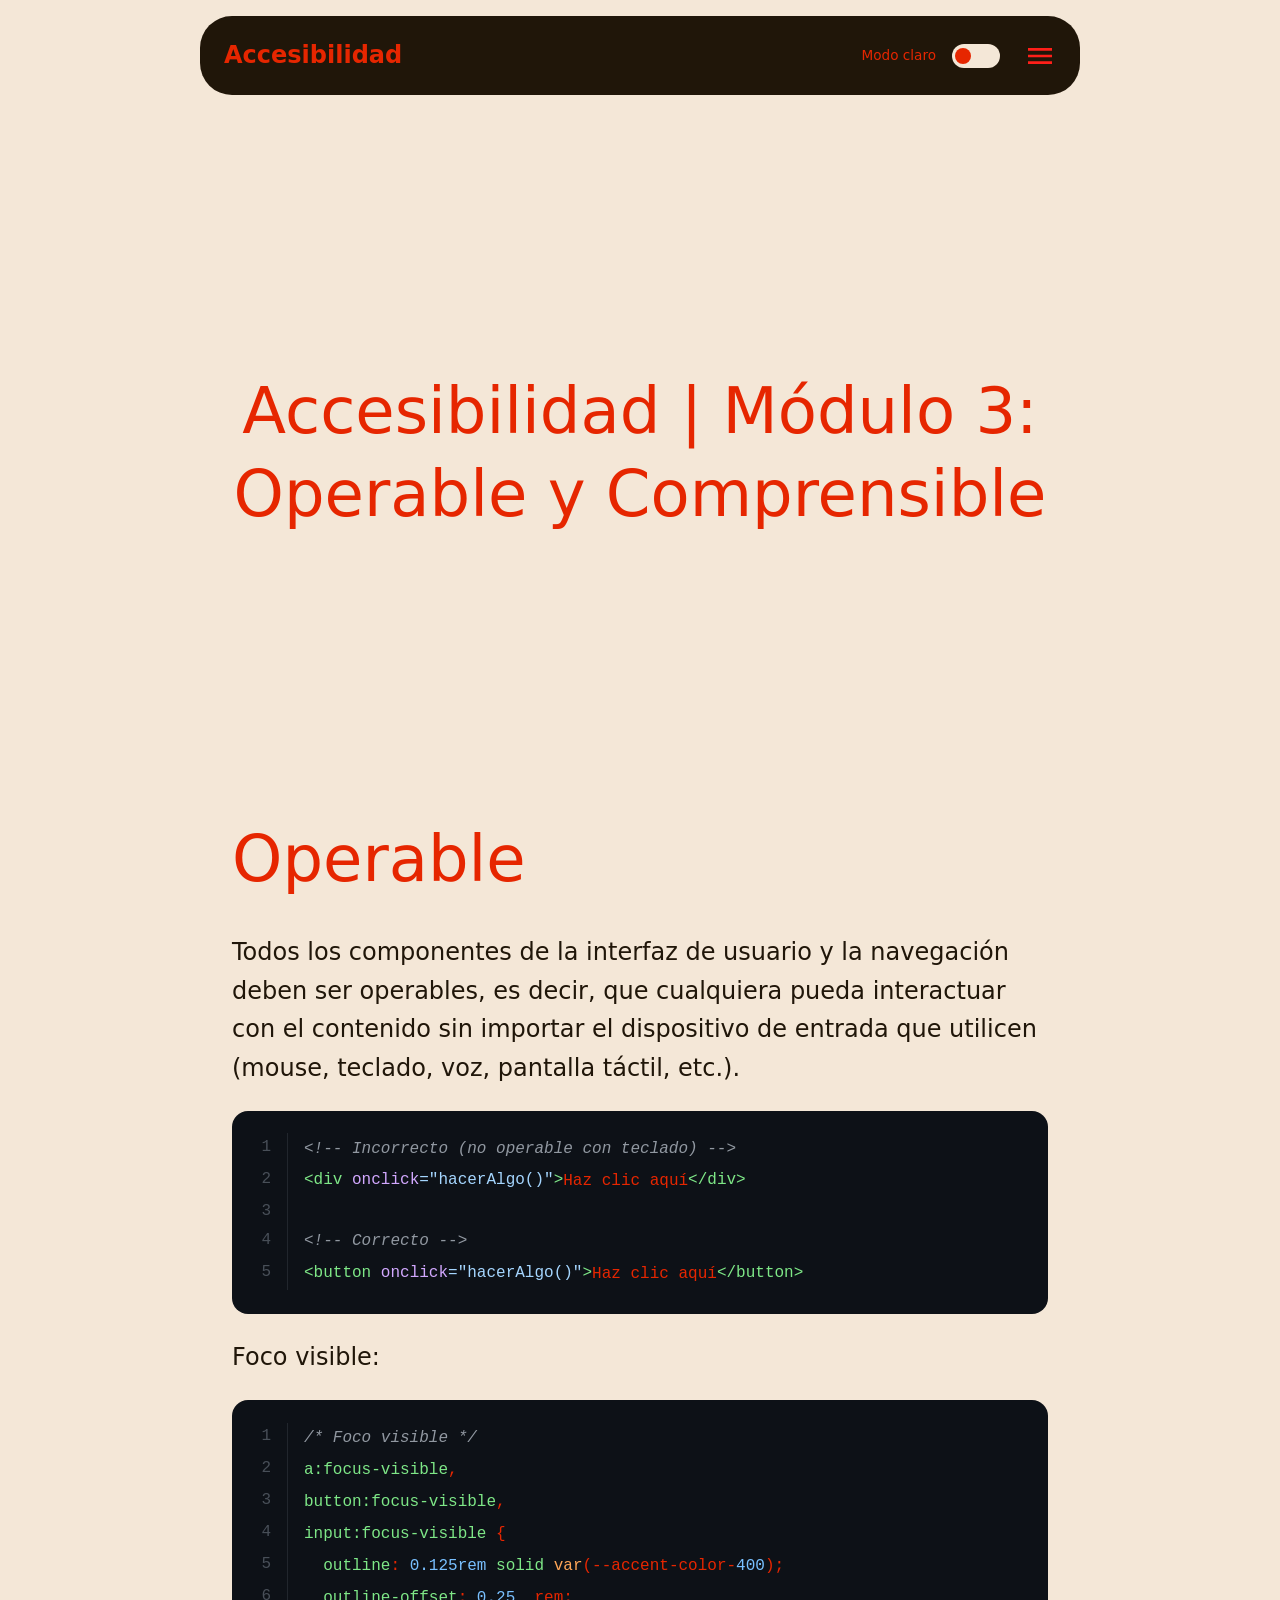
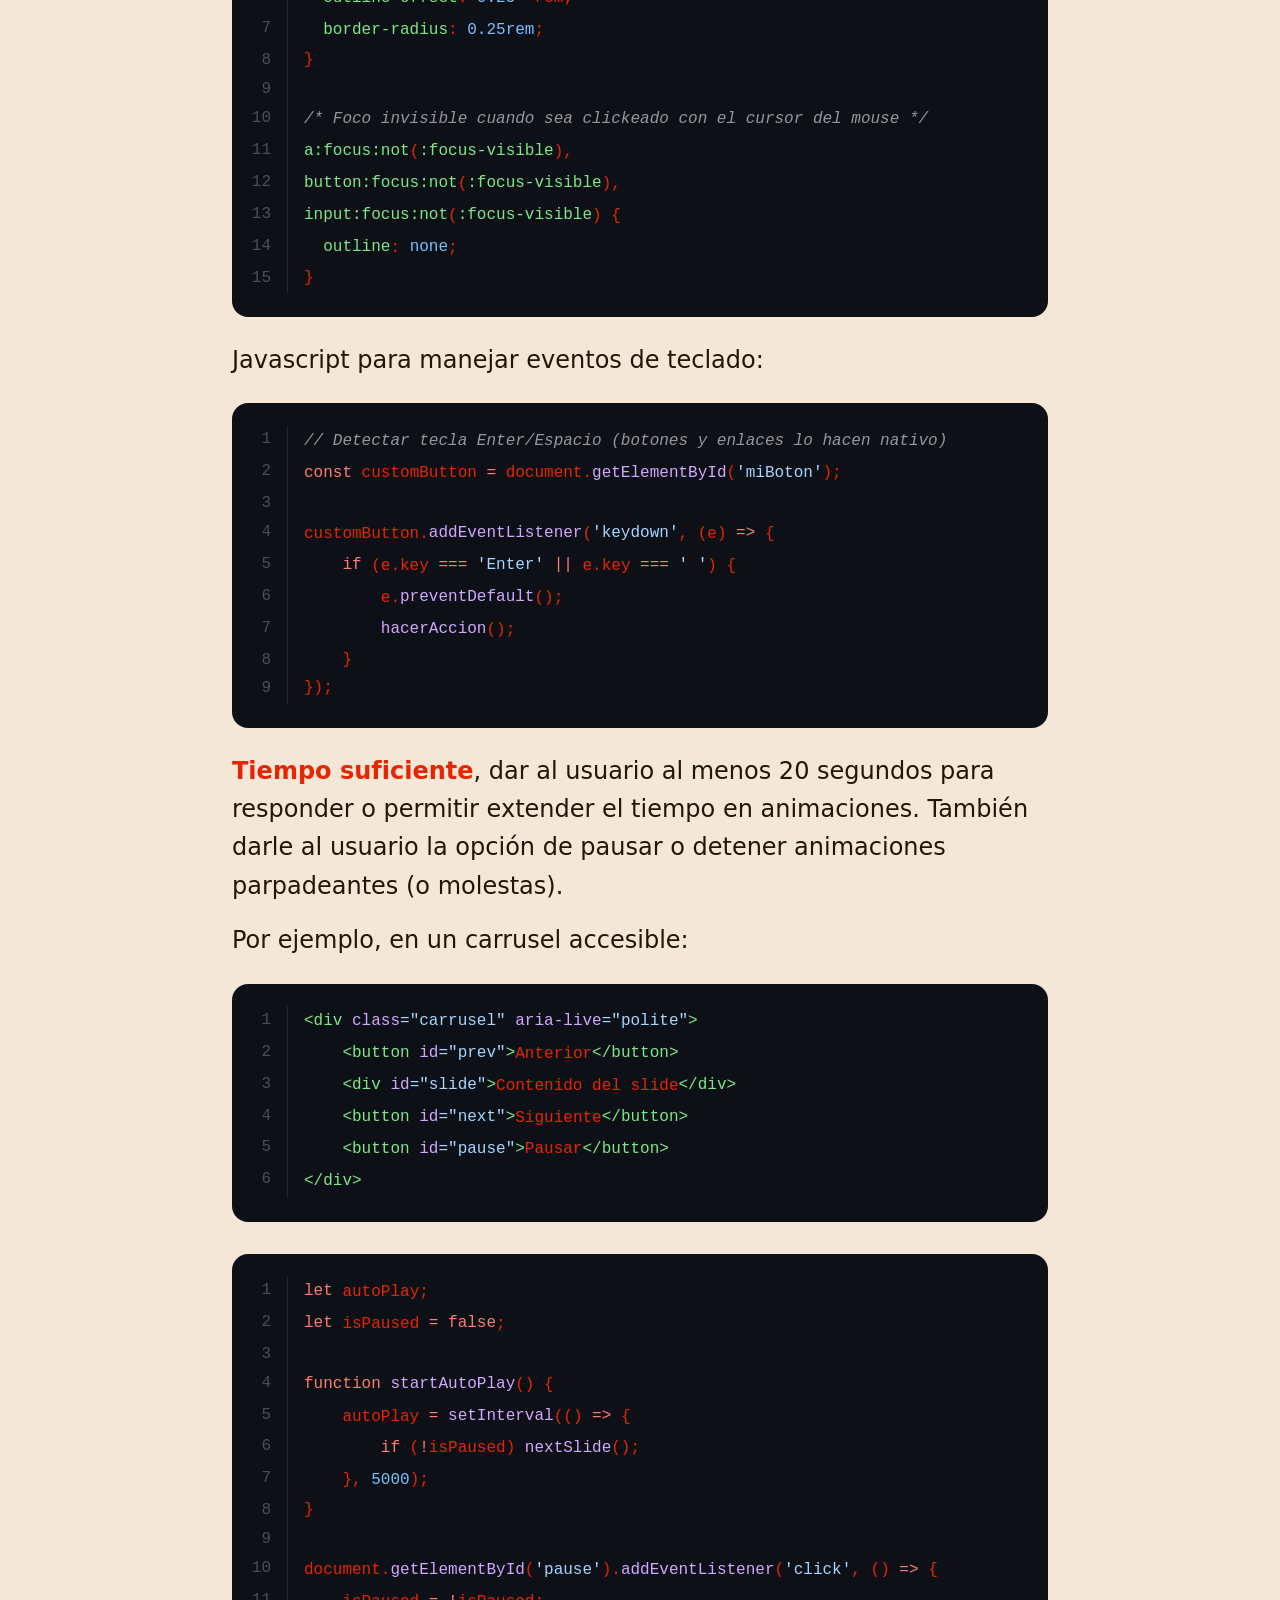
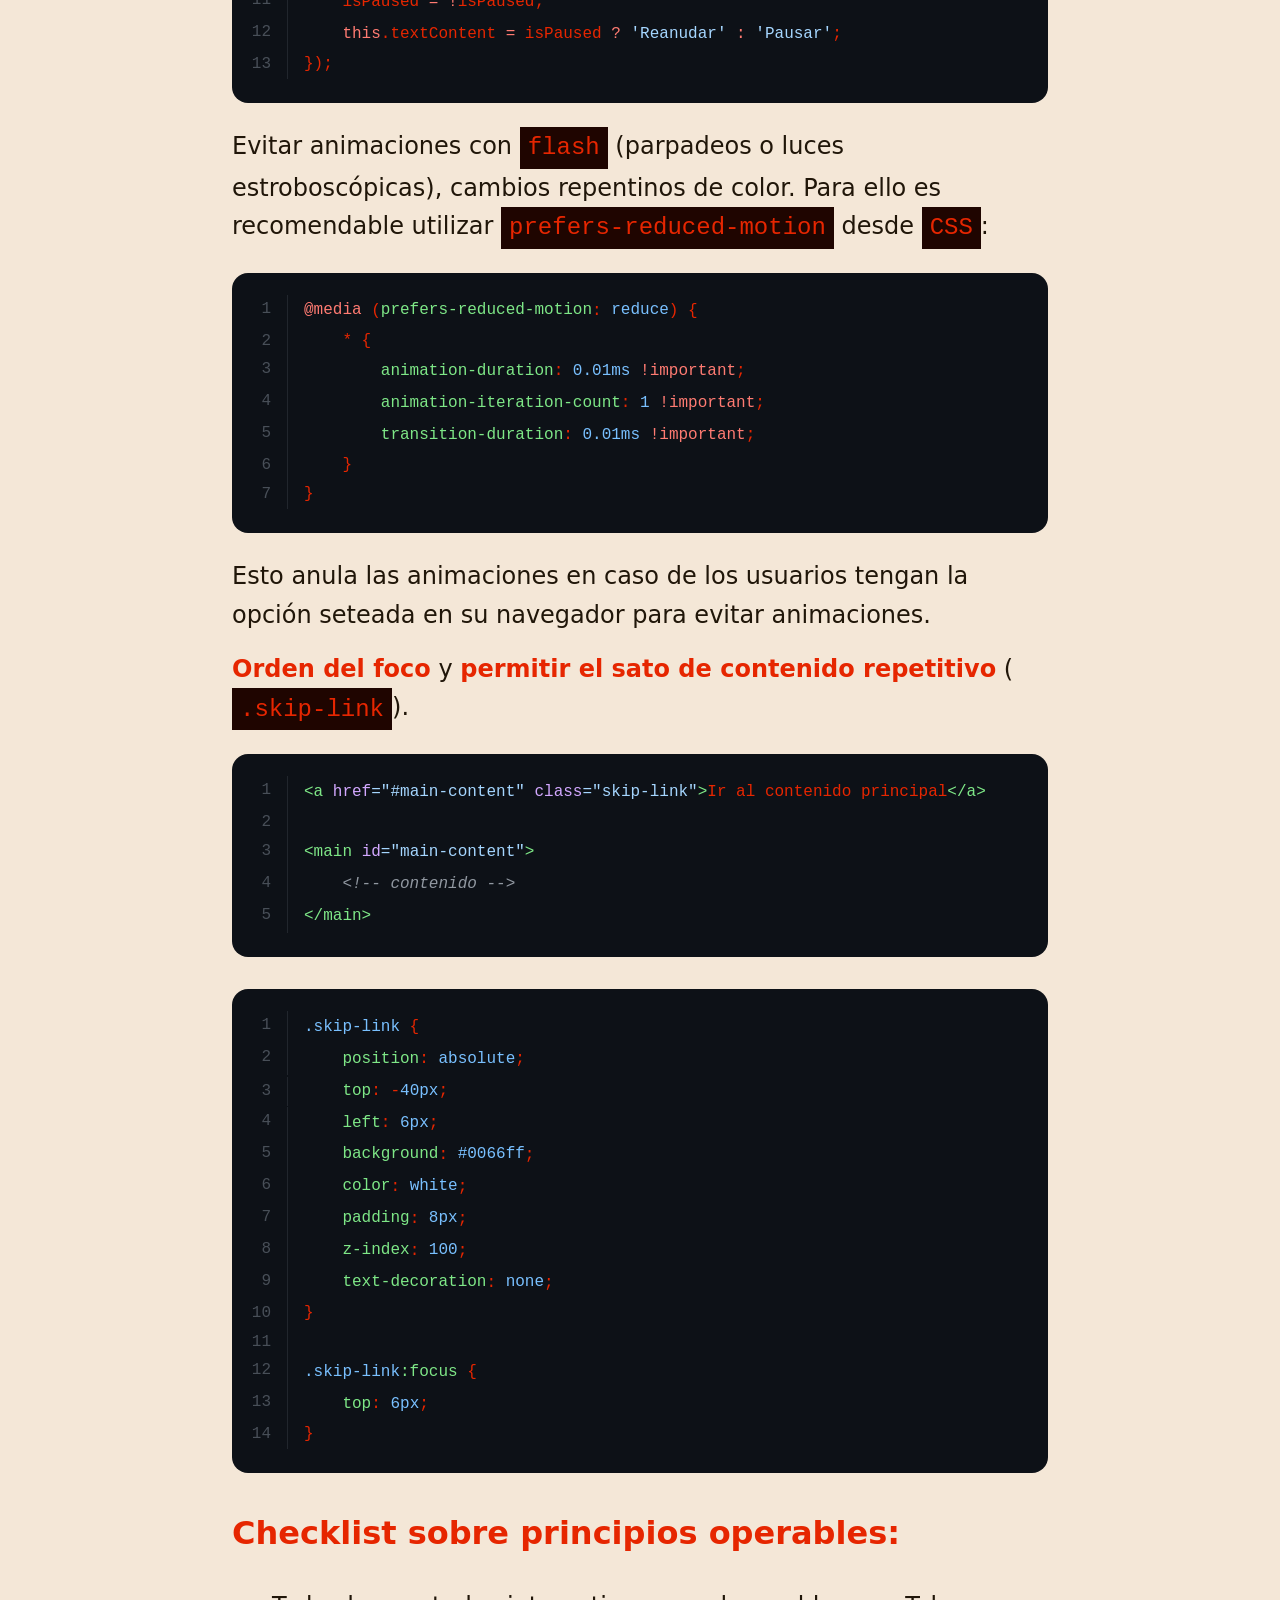
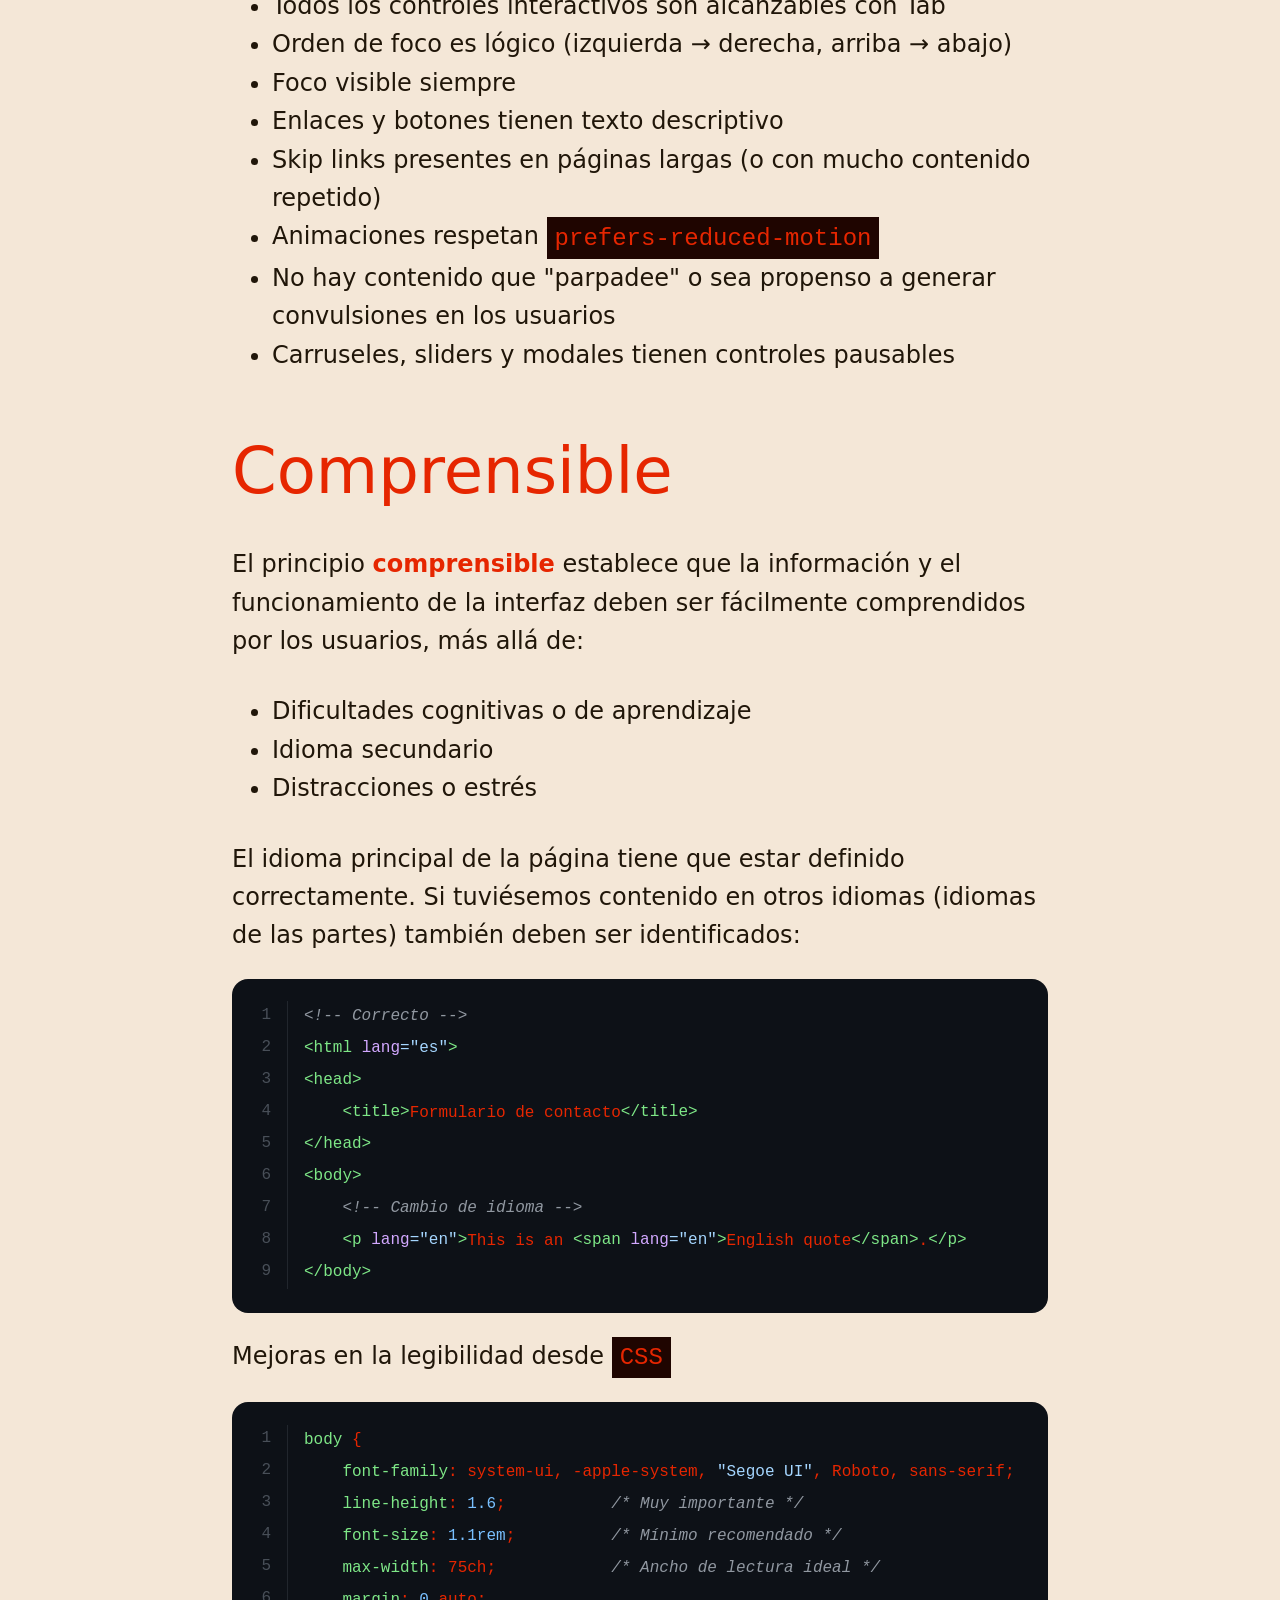
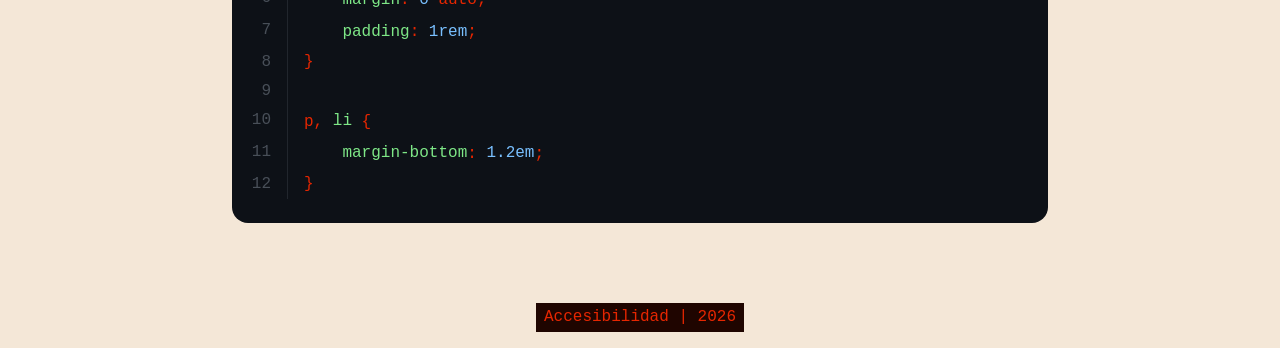
<file: modulo3.html>
<!DOCTYPE html>
<html lang="es">
<head>
  <script>
  try {
    const saved = localStorage.getItem('theme');
    const preferred = window.matchMedia('(prefers-color-scheme: dark)').matches ? 'dark' : 'light';
    document.documentElement.setAttribute('data-theme', saved ?? preferred);
  } catch {}
  </script>
  <meta charset="UTF-8">
	<meta name="viewport" content="width=device-width, initial-scale=1.0">
  <meta name="color-scheme" content="light dark">
	<title>Accesibilidad | Módulo 3</title>
  <meta name="description" content="Módulo 3: .">
  <link rel="icon" href="favicon.ico">
  <link rel="apple-touch-icon" sizes="180x180" href="apple-touch-icon.png">
  <link rel="icon" type="image/png" sizes="32x32" href="favicon-32x32.png">
  <link rel="icon" type="image/png" sizes="16x16" href="favicon-16x16.png">
	<link rel="stylesheet" href="css/estilos.css">
  <script src="js/menu.js" defer></script>
</head>
<body>
  <header>
    <h1><a href="index.html">Accesibilidad</a></h1>
    <div class="contenedor-menu">
      <nav class="toggle-wrap">
        <div class="toggle-label" id="mode-label">Modo oscuro</div>
        <button class="toggle-btn" id="theme-toggle" aria-label="Cambiar tema"><span class="sr-only">Cambiar tema</span></button>
      </nav>
      <button class="menu-boton" aria-label="Ingresar al menu principal" aria-controls="primary-navigation" aria-expanded="false"><span class="sr-only">Menu principal</span></button>
    </div>
    <nav id="primary-navigation" data-visible="false" class="primary-navigation">
      <ul id="nav-links"></ul>
    </nav>
  </header>
  <main class="contenido">
    <section>
      <h1>Accesibilidad | Módulo 3: Operable y Comprensible</h1>
    </section>
    <section>
      <h1>Operable</h1>
      <p>Todos los componentes de la interfaz de usuario y la navegación deben ser operables, es decir, que cualquiera pueda interactuar con el contenido sin importar el dispositivo de entrada que utilicen (mouse, teclado, voz, pantalla táctil, etc.).</p>
      <pre class="code-block"><code class="code-content"><div class="line"><span class="line-num">1</span><span class="line-content"><span class="token-comment">&lt;!-- Incorrecto (no operable con teclado) --&gt;</span></span></div><div class="line"><span class="line-num">2</span><span class="line-content"><span class="token-tag">&lt;div</span> <span class="token-attr">onclick</span><span class="token-string">="hacerAlgo()"</span><span class="token-tag">&gt;</span>Haz clic aquí<span class="token-tag">&lt;/div&gt;</span></span></div><div class="line"><span class="line-num">3</span><span class="line-content"> </span></div><div class="line"><span class="line-num">4</span><span class="line-content"><span class="token-comment">&lt;!-- Correcto --&gt;</span></span></div><div class="line"><span class="line-num">5</span><span class="line-content"><span class="token-tag">&lt;button</span> <span class="token-attr">onclick</span><span class="token-string">="hacerAlgo()"</span><span class="token-tag">&gt;</span>Haz clic aquí<span class="token-tag">&lt;/button&gt;</span></span></div></code></pre>
      <p>Foco visible: </p>
      <pre class="code-block"><code class="code-content"><div class="line"><span class="line-num">1</span><span class="line-content"><span class="token-comment">/* Foco visible */</span></span></div><div class="line"><span class="line-num">2</span><span class="line-content"><span class="token-tag">a</span><span class="token-pseudo">:focus-visible</span>,</span></div><div class="line"><span class="line-num">3</span><span class="line-content"><span class="token-tag">button</span><span class="token-pseudo">:focus-visible</span>,</span></div><div class="line"><span class="line-num">4</span><span class="line-content"><span class="token-tag">input</span><span class="token-pseudo">:focus-visible</span> {</span></div><div class="line"><span class="line-num">5</span><span class="line-content">  <span class="token-tag">outline</span>: <span class="token-number">0.125rem</span> <span class="token-tag">solid</span> <span class="token-builtin">var</span>(--accent-color-<span class="token-number">400</span>);</span></div><div class="line"><span class="line-num">6</span><span class="line-content">  <span class="token-tag">outline-offset</span>: <span class="token-number">0.25</span>  rem;</span></div><div class="line"><span class="line-num">7</span><span class="line-content">  <span class="token-tag">border-radius</span>: <span class="token-number">0.25rem</span>;</span></div><div class="line"><span class="line-num">8</span><span class="line-content">}</span></div><div class="line"><span class="line-num">9</span><span class="line-content"> </span></div><div class="line"><span class="line-num">10</span><span class="line-content"><span class="token-comment">/* Foco invisible cuando sea clickeado con el cursor del mouse */</span></span></div><div class="line"><span class="line-num">11</span><span class="line-content"><span class="token-tag">a</span><span class="token-pseudo">:focus</span><span class="token-pseudo">:not</span>(<span class="token-pseudo">:focus-visible</span>),</span></div><div class="line"><span class="line-num">12</span><span class="line-content"><span class="token-tag">button</span><span class="token-pseudo">:focus</span><span class="token-pseudo">:not</span>(<span class="token-pseudo">:focus-visible</span>),</span></div><div class="line"><span class="line-num">13</span><span class="line-content"><span class="token-tag">input</span><span class="token-pseudo">:focus</span><span class="token-pseudo">:not</span>(<span class="token-pseudo">:focus-visible</span>) {</span></div><div class="line"><span class="line-num">14</span><span class="line-content">  <span class="token-tag">outline</span>: <span class="token-number">none</span>;</span></div><div class="line"><span class="line-num">15</span><span class="line-content">}</span></div></code></pre>

      <p>Javascript para manejar eventos de teclado:</p>
      <pre class="code-block"><code class="code-content"><div class="line"><span class="line-num">1</span><span class="line-content"><span class="token-comment">// Detectar tecla Enter/Espacio (botones y enlaces lo hacen nativo)</span></span></div><div class="line"><span class="line-num">2</span><span class="line-content"><span class="token-keyword">const</span> customButton <span class="token-operator">=</span> document.<span class="token-function">getElementById</span>(<span class="token-string">'miBoton'</span>);</span></div><div class="line"><span class="line-num">3</span><span class="line-content"> </span></div><div class="line"><span class="line-num">4</span><span class="line-content">customButton.<span class="token-function">addEventListener</span>(<span class="token-string">'keydown'</span>, (e) <span class="token-operator">=&gt;</span> {</span></div><div class="line"><span class="line-num">5</span><span class="line-content">    <span class="token-keyword">if</span> (e.key <span class="token-operator">==</span><span class="token-operator">=</span> <span class="token-string">'Enter'</span> <span class="token-operator">|</span><span class="token-operator">|</span> e.key <span class="token-operator">==</span><span class="token-operator">=</span> <span class="token-string">' '</span>) {</span></div><div class="line"><span class="line-num">6</span><span class="line-content">        e.<span class="token-function">preventDefault</span>();</span></div><div class="line"><span class="line-num">7</span><span class="line-content">        <span class="token-function">hacerAccion</span>();</span></div><div class="line"><span class="line-num">8</span><span class="line-content">    }</span></div><div class="line"><span class="line-num">9</span><span class="line-content">});</span></div></code></pre>

      <p><strong>Tiempo suficiente</strong>, dar al usuario al menos 20 segundos para responder o permitir extender el tiempo en animaciones. También darle al usuario la opción de pausar o detener animaciones parpadeantes (o molestas).</p>
      <p>Por ejemplo, en un carrusel accesible:</p>
      <pre class="code-block"><code class="code-content"><div class="line"><span class="line-num">1</span><span class="line-content"><span class="token-tag">&lt;div</span> <span class="token-attr">class</span><span class="token-string">="carrusel"</span> <span class="token-attr">aria-live</span><span class="token-string">="polite"</span><span class="token-tag">&gt;</span></span></div><div class="line"><span class="line-num">2</span><span class="line-content">    <span class="token-tag">&lt;button</span> <span class="token-attr">id</span><span class="token-string">="prev"</span><span class="token-tag">&gt;</span>Anterior<span class="token-tag">&lt;/button&gt;</span></span></div><div class="line"><span class="line-num">3</span><span class="line-content">    <span class="token-tag">&lt;div</span> <span class="token-attr">id</span><span class="token-string">="slide"</span><span class="token-tag">&gt;</span>Contenido del slide<span class="token-tag">&lt;/div&gt;</span></span></div><div class="line"><span class="line-num">4</span><span class="line-content">    <span class="token-tag">&lt;button</span> <span class="token-attr">id</span><span class="token-string">="next"</span><span class="token-tag">&gt;</span>Siguiente<span class="token-tag">&lt;/button&gt;</span></span></div><div class="line"><span class="line-num">5</span><span class="line-content">    <span class="token-tag">&lt;button</span> <span class="token-attr">id</span><span class="token-string">="pause"</span><span class="token-tag">&gt;</span>Pausar<span class="token-tag">&lt;/button&gt;</span></span></div><div class="line"><span class="line-num">6</span><span class="line-content"><span class="token-tag">&lt;/div&gt;</span></span></div></code></pre>

      <pre class="code-block"><code class="code-content"><div class="line"><span class="line-num">1</span><span class="line-content"><span class="token-keyword">let</span> autoPlay;</span></div><div class="line"><span class="line-num">2</span><span class="line-content"><span class="token-keyword">let</span> isPaused <span class="token-operator">=</span> <span class="token-keyword">false</span>;</span></div><div class="line"><span class="line-num">3</span><span class="line-content"> </span></div><div class="line"><span class="line-num">4</span><span class="line-content"><span class="token-keyword">function</span> <span class="token-function">startAutoPlay</span>() {</span></div><div class="line"><span class="line-num">5</span><span class="line-content">    autoPlay <span class="token-operator">=</span> <span class="token-function">setInterval</span>(() <span class="token-operator">=&gt;</span> {</span></div><div class="line"><span class="line-num">6</span><span class="line-content">        <span class="token-keyword">if</span> (<span class="token-operator">!</span>isPaused) <span class="token-function">nextSlide</span>();</span></div><div class="line"><span class="line-num">7</span><span class="line-content">    }, <span class="token-number">5000</span>);</span></div><div class="line"><span class="line-num">8</span><span class="line-content">}</span></div><div class="line"><span class="line-num">9</span><span class="line-content"> </span></div><div class="line"><span class="line-num">10</span><span class="line-content">document.<span class="token-function">getElementById</span>(<span class="token-string">'pause'</span>).<span class="token-function">addEventListener</span>(<span class="token-string">'click'</span>, () <span class="token-operator">=&gt;</span> {</span></div><div class="line"><span class="line-num">11</span><span class="line-content">    isPaused <span class="token-operator">=</span> <span class="token-operator">!</span>isPaused;</span></div><div class="line"><span class="line-num">12</span><span class="line-content">    <span class="token-keyword">this</span>.textContent <span class="token-operator">=</span> isPaused <span class="token-operator">?</span> <span class="token-string">'Reanudar'</span> <span class="token-operator">:</span> <span class="token-string">'Pausar'</span>;</span></div><div class="line"><span class="line-num">13</span><span class="line-content">});</span></div></code></pre>

      <p>Evitar animaciones con <span>flash</span> (parpadeos o luces estroboscópicas), cambios repentinos de color. Para ello es recomendable utilizar <span>prefers-reduced-motion</span> desde <span>CSS</span>:</p>
      <pre class="code-block"><code class="code-content"><div class="line"><span class="line-num">1</span><span class="line-content"><span class="token-atrule">@media</span> (<span class="token-tag">prefers-reduced-motion</span>: <span class="token-number">reduce</span>) {</span></div><div class="line"><span class="line-num">2</span><span class="line-content">    * {</span></div><div class="line"><span class="line-num">3</span><span class="line-content">        <span class="token-tag">animation-duration</span>: <span class="token-number">0.01ms</span> <span class="token-keyword">!important</span>;</span></div><div class="line"><span class="line-num">4</span><span class="line-content">        <span class="token-tag">animation-iteration-count</span>: <span class="token-number">1</span> <span class="token-keyword">!important</span>;</span></div><div class="line"><span class="line-num">5</span><span class="line-content">        <span class="token-tag">transition-duration</span>: <span class="token-number">0.01ms</span> <span class="token-keyword">!important</span>;</span></div><div class="line"><span class="line-num">6</span><span class="line-content">    }</span></div><div class="line"><span class="line-num">7</span><span class="line-content">}</span></div></code></pre>
      <p>Esto anula las animaciones en caso de los usuarios tengan la opción seteada en su navegador para evitar animaciones.</p>

      <p><strong>Orden del foco</strong> y <strong>permitir el sato de contenido repetitivo</strong> (<span>.skip-link</span>).</p>
      <pre class="code-block"><code class="code-content"><div class="line"><span class="line-num">1</span><span class="line-content"><span class="token-tag">&lt;a</span> <span class="token-attr">href</span><span class="token-string">="#main-content"</span> <span class="token-attr">class</span><span class="token-string">="skip-link"</span><span class="token-tag">&gt;</span>Ir al contenido principal<span class="token-tag">&lt;/a&gt;</span></span></div><div class="line"><span class="line-num">2</span><span class="line-content"> </span></div><div class="line"><span class="line-num">3</span><span class="line-content"><span class="token-tag">&lt;main</span> <span class="token-attr">id</span><span class="token-string">="main-content"</span><span class="token-tag">&gt;</span></span></div><div class="line"><span class="line-num">4</span><span class="line-content">    <span class="token-comment">&lt;!-- contenido --&gt;</span></span></div><div class="line"><span class="line-num">5</span><span class="line-content"><span class="token-tag">&lt;/main&gt;</span></span></div></code></pre>

      <pre class="code-block"><code class="code-content"><div class="line"><span class="line-num">1</span><span class="line-content"><span class="token-selector">.skip-link</span> {</span></div><div class="line"><span class="line-num">2</span><span class="line-content">    <span class="token-tag">position</span>: <span class="token-number">absolute</span>;</span></div><div .skip-link {
          position: absolute;
          top: -40px;
          left: 6px;
          background: #0066ff;
          color: white;
          padding: 8px;
          z-index: 100;
          text-decoration: none;
      }
      
      .skip-link:focus {
          top: 6px;
      }class="line"><span class="line-num">3</span><span class="line-content">    <span class="token-tag">top</span>: -<span class="token-number">40px</span>;</span></div><div class="line"><span class="line-num">4</span><span class="line-content">    <span class="token-tag">left</span>: <span class="token-number">6px</span>;</span></div><div class="line"><span class="line-num">5</span><span class="line-content">    <span class="token-tag">background</span>: <span class="token-number">#0066ff</span>;</span></div><div class="line"><span class="line-num">6</span><span class="line-content">    <span class="token-tag">color</span>: <span class="token-number">white</span>;</span></div><div class="line"><span class="line-num">7</span><span class="line-content">    <span class="token-tag">padding</span>: <span class="token-number">8px</span>;</span></div><div class="line"><span class="line-num">8</span><span class="line-content">    <span class="token-tag">z-index</span>: <span class="token-number">100</span>;</span></div><div class="line"><span class="line-num">9</span><span class="line-content">    <span class="token-tag">text-decoration</span>: <span class="token-number">none</span>;</span></div><div class="line"><span class="line-num">10</span><span class="line-content">}</span></div><div class="line"><span class="line-num">11</span><span class="line-content"> </span></div><div class="line"><span class="line-num">12</span><span class="line-content"><span class="token-selector">.skip-link</span><span class="token-pseudo">:focus</span> {</span></div><div class="line"><span class="line-num">13</span><span class="line-content">    <span class="token-tag">top</span>: <span class="token-number">6px</span>;</span></div><div class="line"><span class="line-num">14</span><span class="line-content">}</span></div></code></pre>

      <h2>Checklist sobre principios operables:</h2>
      <ul>
        <li>Todos los controles interactivos son alcanzables con Tab</li>
        <li>Orden de foco es lógico (izquierda → derecha, arriba → abajo)</li>
        <li>Foco visible siempre</li>
        <li>Enlaces y botones tienen texto descriptivo</li>
        <li>Skip links presentes en páginas largas (o con mucho contenido repetido)</li>
        <li>Animaciones respetan <span>prefers-reduced-motion</span></li>
        <li>No hay contenido que "parpadee" o sea propenso a generar convulsiones en los usuarios</li>
        <li>Carruseles, sliders y modales tienen controles pausables</li>
      </ul>
    </section>
      <h1>Comprensible</h1>
      <p>El principio <strong>comprensible</strong> establece que la información y el funcionamiento de la interfaz deben ser fácilmente comprendidos por los usuarios, más allá de:</p>
      <ul>
        <li>Dificultades cognitivas o de aprendizaje</li>
        <li>Idioma secundario</li>
        <li>Distracciones o estrés</li>
      </ul>
      <p>El idioma principal de la página tiene que estar definido correctamente. Si tuviésemos contenido en otros idiomas (idiomas de las partes) también deben ser identificados:</p>
      <pre class="code-block"><code class="code-content"><div class="line"><span class="line-num">1</span><span class="line-content"><span class="token-comment">&lt;!-- Correcto --&gt;</span></span></div><div class="line"><span class="line-num">2</span><span class="line-content"><span class="token-tag">&lt;html</span> <span class="token-attr">lang</span><span class="token-string">="es"</span><span class="token-tag">&gt;</span></span></div><div class="line"><span class="line-num">3</span><span class="line-content"><span class="token-tag">&lt;head</span><span class="token-tag">&gt;</span></span></div><div class="line"><span class="line-num">4</span><span class="line-content">    <span class="token-tag">&lt;title</span><span class="token-tag">&gt;</span>Formulario de contacto<span class="token-tag">&lt;/title&gt;</span></span></div><div class="line"><span class="line-num">5</span><span class="line-content"><span class="token-tag">&lt;/head&gt;</span></span></div><div class="line"><span class="line-num">6</span><span class="line-content"><span class="token-tag">&lt;body</span><span class="token-tag">&gt;</span></span></div><div class="line"><span class="line-num">7</span><span class="line-content">    <span class="token-comment">&lt;!-- Cambio de idioma --&gt;</span></span></div><div class="line"><span class="line-num">8</span><span class="line-content">    <span class="token-tag">&lt;p</span> <span class="token-attr">lang</span><span class="token-string">="en"</span><span class="token-tag">&gt;</span>This is an <span class="token-tag">&lt;span</span> <span class="token-attr">lang</span><span class="token-string">="en"</span><span class="token-tag">&gt;</span>English quote<span class="token-tag">&lt;/span&gt;</span>.<span class="token-tag">&lt;/p&gt;</span></span></div><div class="line"><span class="line-num">9</span><span class="line-content"><span class="token-tag">&lt;/body&gt;</span></span></div></code></pre>

      <p>Mejoras en la legibilidad desde <span>CSS</span></p>
      <pre class="code-block"><code class="code-content"><div class="line"><span class="line-num">1</span><span class="line-content"><span class="token-tag">body</span> {</span></div><div class="line"><span class="line-num">2</span><span class="line-content">    <span class="token-tag">font-family</span>: system-ui, -apple-system, <span class="token-string">"Segoe UI"</span>, Roboto, sans-serif;</span></div><div class="line"><span class="line-num">3</span><span class="line-content">    <span class="token-tag">line-height</span>: <span class="token-number">1.6</span>;           <span class="token-comment">/* Muy importante */</span></span></div><div class="line"><span class="line-num">4</span><span class="line-content">    <span class="token-tag">font-size</span>: <span class="token-number">1.1rem</span>;          <span class="token-comment">/* Mínimo recomendado */</span></span></div><div class="line"><span class="line-num">5</span><span class="line-content">    <span class="token-tag">max-width</span>: 75ch;            <span class="token-comment">/* Ancho de lectura ideal */</span></span></div><div class="line"><span class="line-num">6</span><span class="line-content">    <span class="token-tag">margin</span>: <span class="token-number">0</span> auto;</span></div><div class="line"><span class="line-num">7</span><span class="line-content">    <span class="token-tag">padding</span>: <span class="token-number">1rem</span>;</span></div><div class="line"><span class="line-num">8</span><span class="line-content">}</span></div><div class="line"><span class="line-num">9</span><span class="line-content"> </span></div><div class="line"><span class="line-num">10</span><span class="line-content">p, <span class="token-tag">li</span> {</span></div><div class="line"><span class="line-num">11</span><span class="line-content">    <span class="token-tag">margin-bottom</span>: <span class="token-number">1.2em</span>;</span></div><div class="line"><span class="line-num">12</span><span class="line-content">}</span></div></code></pre>
    </section>
  </main>
  <footer>
    <div class="contenedor-footer">
      <span>Accesibilidad | 2026</span>
    </div>
  </footer>
</body>
</html>
</file>
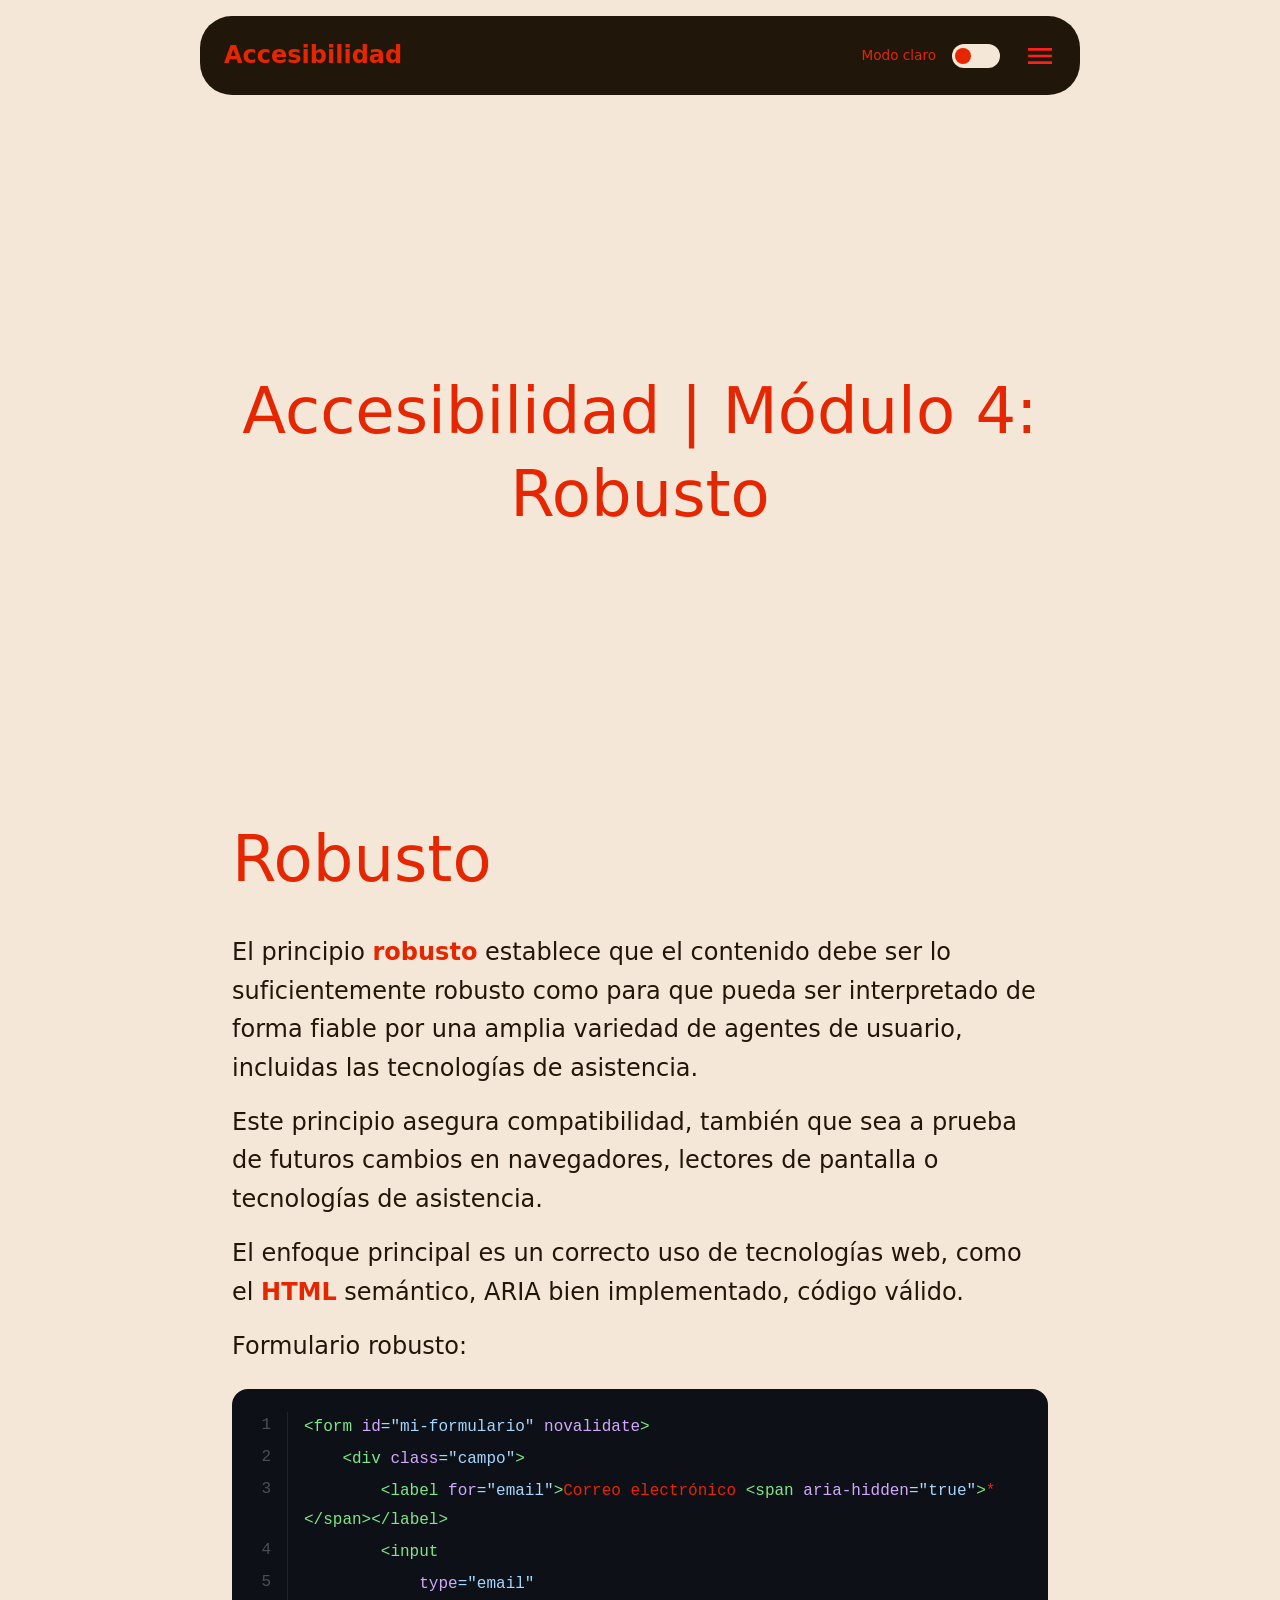
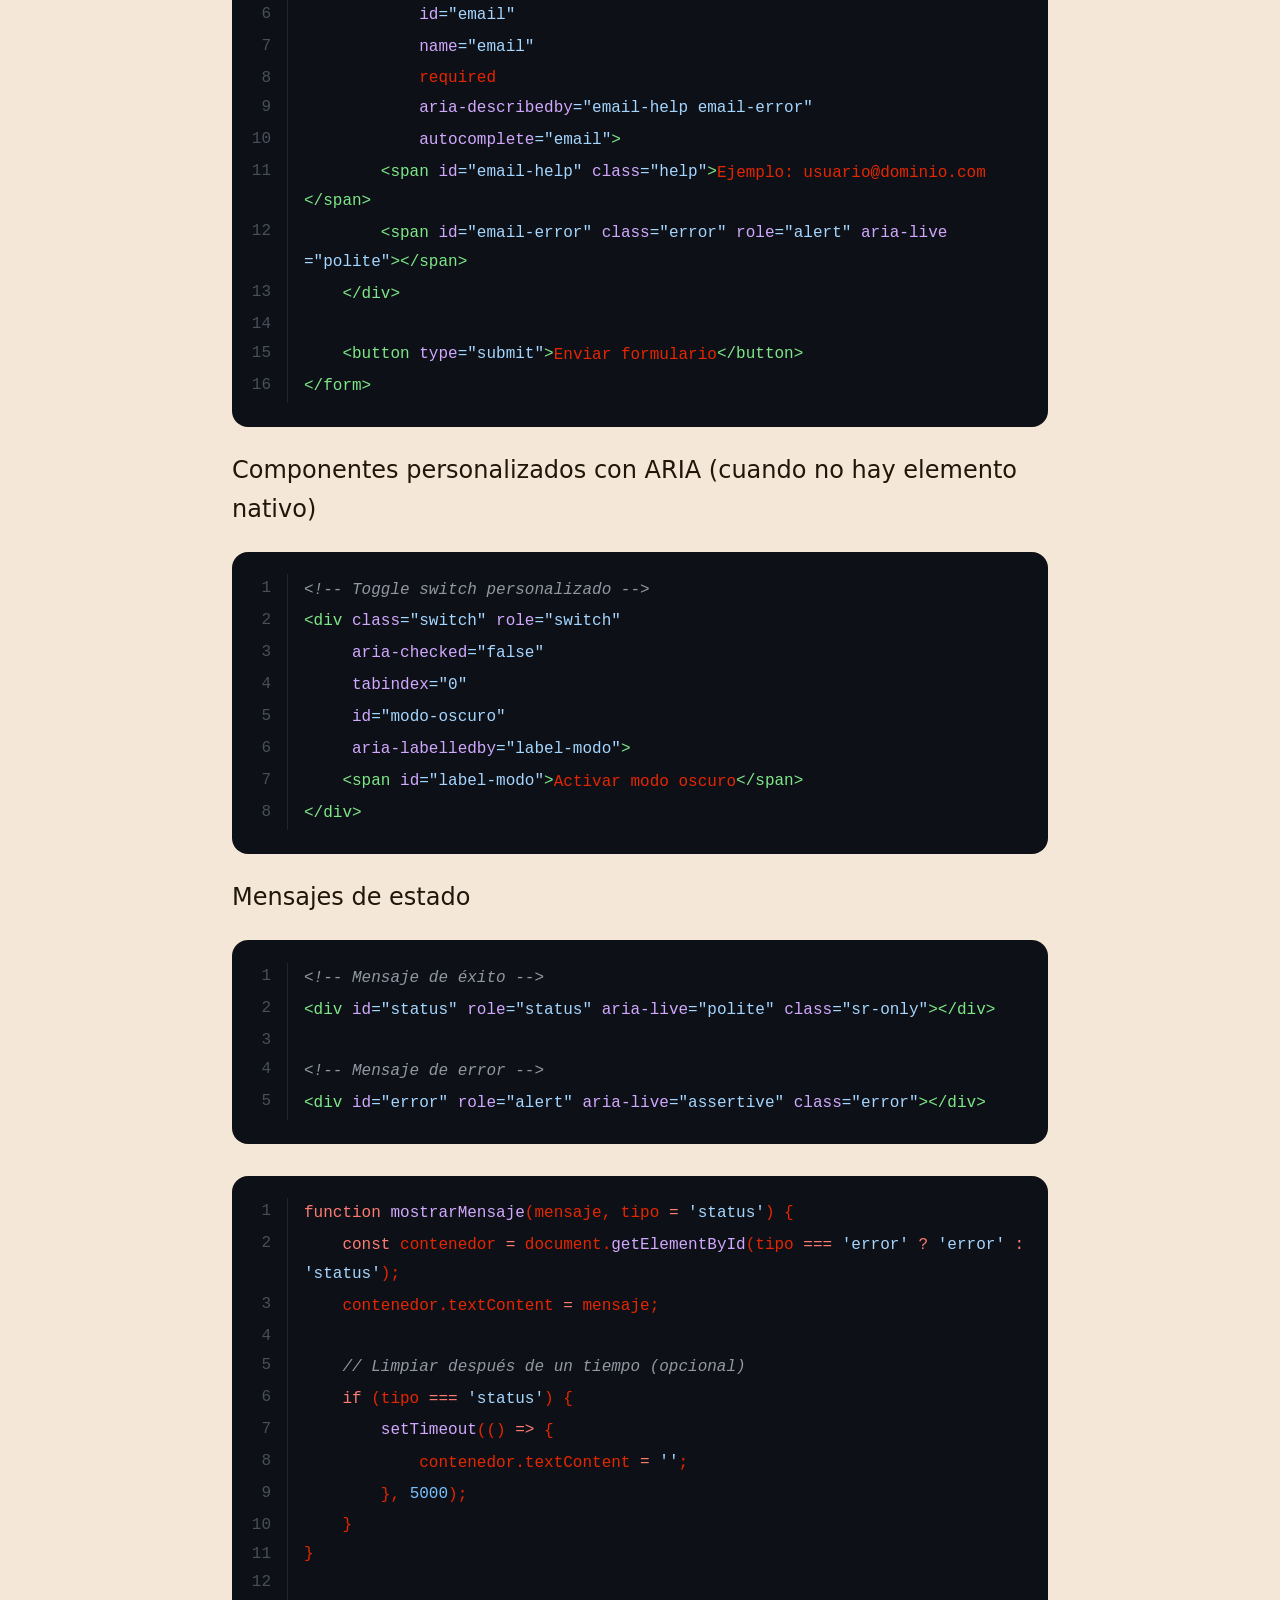
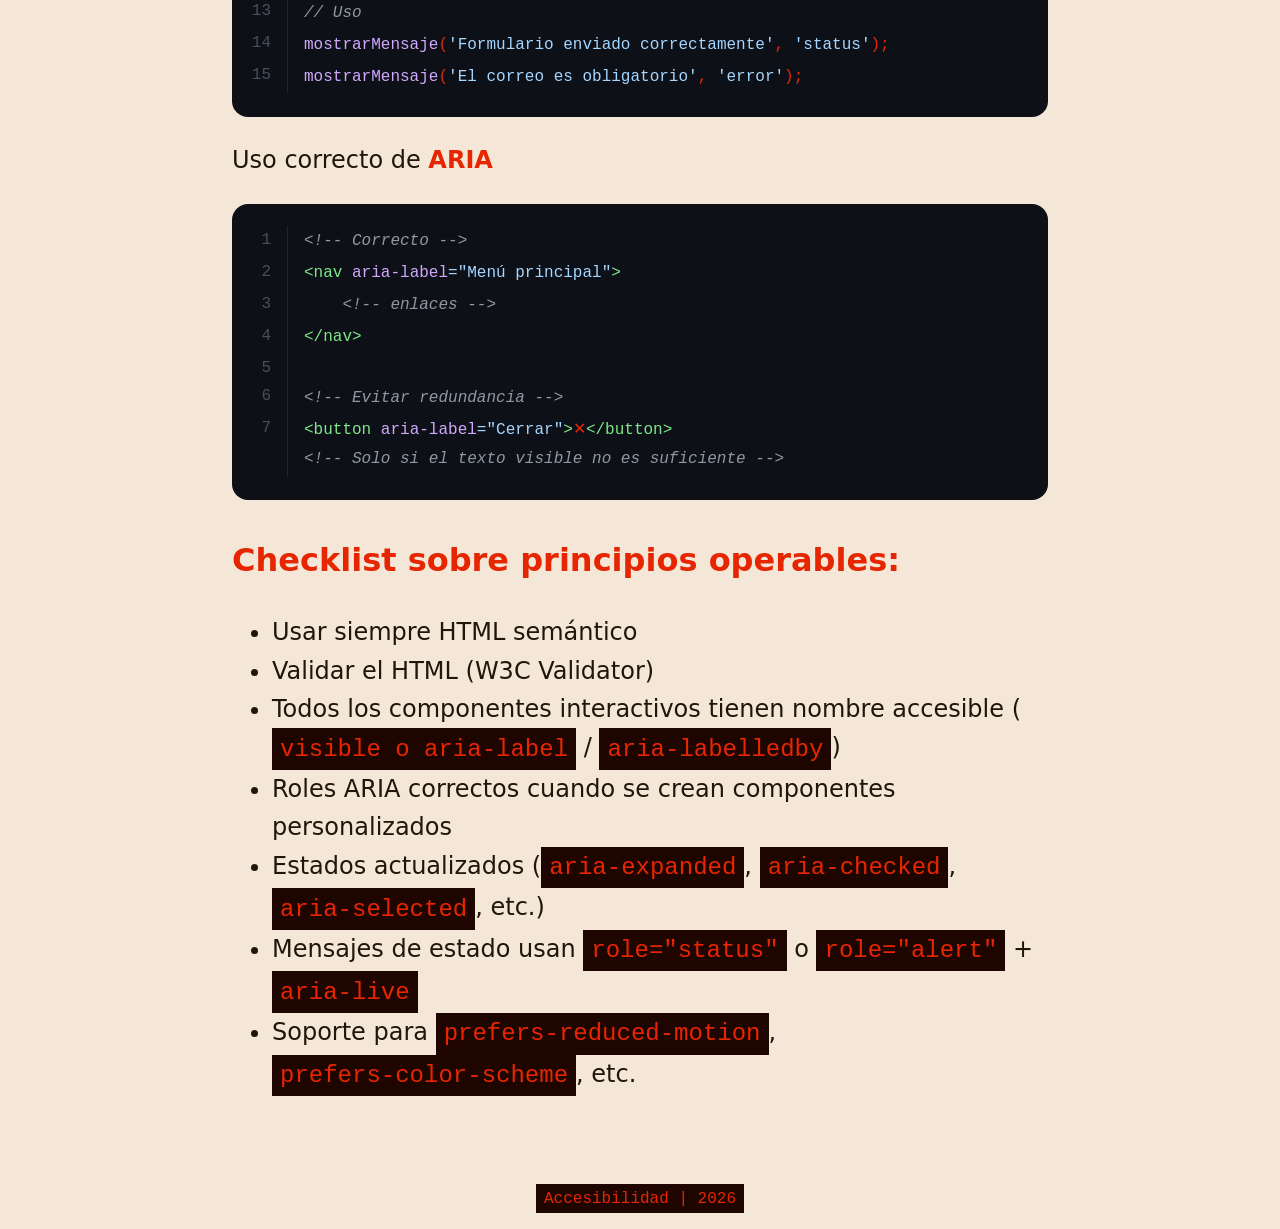
<file: modulo4.html>
<!DOCTYPE html>
<html lang="es">
<head>
  <script>
  try {
    const saved = localStorage.getItem('theme');
    const preferred = window.matchMedia('(prefers-color-scheme: dark)').matches ? 'dark' : 'light';
    document.documentElement.setAttribute('data-theme', saved ?? preferred);
  } catch {}
  </script>
  <meta charset="UTF-8">
	<meta name="viewport" content="width=device-width, initial-scale=1.0">
  <meta name="color-scheme" content="light dark">
	<title>Accesibilidad | Módulo 4</title>
  <meta name="description" content="Módulo 4: Robusto.">
  <link rel="icon" href="favicon.ico">
  <link rel="apple-touch-icon" sizes="180x180" href="apple-touch-icon.png">
  <link rel="icon" type="image/png" sizes="32x32" href="favicon-32x32.png">
  <link rel="icon" type="image/png" sizes="16x16" href="favicon-16x16.png">
	<link rel="stylesheet" href="css/estilos.css">
  <script src="js/menu.js" defer></script>
</head>
<body>
  <header>
    <h1><a href="index.html">Accesibilidad</a></h1>
    <div class="contenedor-menu">
      <nav class="toggle-wrap">
        <div class="toggle-label" id="mode-label">Modo oscuro</div>
        <button class="toggle-btn" id="theme-toggle" aria-label="Cambiar tema"><span class="sr-only">Cambiar tema</span></button>
      </nav>
      <button class="menu-boton" aria-label="Ingresar al menu principal" aria-controls="primary-navigation" aria-expanded="false"><span class="sr-only">Menu principal</span></button>
    </div>
    <nav id="primary-navigation" data-visible="false" class="primary-navigation">
      <ul id="nav-links"></ul>
    </nav>
  </header>
  <main class="contenido">
    <section>
      <h1>Accesibilidad | Módulo 4: Robusto</h1>
    </section>
    <section>
      <h1>Robusto</h1>
      <p>El principio <strong>robusto</strong> establece que el contenido debe ser lo suficientemente robusto como para que pueda ser interpretado de forma fiable por una amplia variedad de agentes de usuario, incluidas las tecnologías de asistencia.</p>
      <p>Este principio asegura compatibilidad, también que sea a prueba de futuros cambios en navegadores, lectores de pantalla o tecnologías de asistencia.</p>
      <p>El enfoque principal es un correcto uso de tecnologías web, como el <strong>HTML</strong> semántico, ARIA bien implementado, código válido.</p>
      <p>Formulario robusto:</p>
      <pre class="code-block"><code class="code-content"><div class="line"><span class="line-num">1</span><span class="line-content"><span class="token-tag">&lt;form</span> <span class="token-attr">id</span><span class="token-string">="mi-formulario"</span> <span class="token-attr">novalidate</span><span class="token-tag">&gt;</span></span></div><div class="line"><span class="line-num">2</span><span class="line-content">    <span class="token-tag">&lt;div</span> <span class="token-attr">class</span><span class="token-string">="campo"</span><span class="token-tag">&gt;</span></span></div><div class="line"><span class="line-num">3</span><span class="line-content">        <span class="token-tag">&lt;label</span> <span class="token-attr">for</span><span class="token-string">="email"</span><span class="token-tag">&gt;</span>Correo electrónico <span class="token-tag">&lt;span</span> <span class="token-attr">aria-hidden</span><span class="token-string">="true"</span><span class="token-tag">&gt;</span>*<span class="token-tag">&lt;/span&gt;</span><span class="token-tag">&lt;/label&gt;</span></span></div><div class="line"><span class="line-num">4</span><span class="line-content">        <span class="token-tag">&lt;input</span> </span></div><div class="line"><span class="line-num">5</span><span class="line-content">            <span class="token-attr">type</span><span class="token-string">="email"</span> </span></div><div class="line"><span class="line-num">6</span><span class="line-content">            <span class="token-attr">id</span><span class="token-string">="email"</span> </span></div><div class="line"><span class="line-num">7</span><span class="line-content">            <span class="token-attr">name</span><span class="token-string">="email"</span> </span></div><div class="line"><span class="line-num">8</span><span class="line-content">            required </span></div><div class="line"><span class="line-num">9</span><span class="line-content">            <span class="token-attr">aria-describedby</span><span class="token-string">="email-help email-error"</span></span></div><div class="line"><span class="line-num">10</span><span class="line-content">            <span class="token-attr">autocomplete</span><span class="token-string">="email"</span><span class="token-tag">&gt;</span></span></div><div class="line"><span class="line-num">11</span><span class="line-content">        <span class="token-tag">&lt;span</span> <span class="token-attr">id</span><span class="token-string">="email-help"</span> <span class="token-attr">class</span><span class="token-string">="help"</span><span class="token-tag">&gt;</span>Ejemplo: usuario@dominio.com<span class="token-tag">&lt;/span&gt;</span></span></div><div class="line"><span class="line-num">12</span><span class="line-content">        <span class="token-tag">&lt;span</span> <span class="token-attr">id</span><span class="token-string">="email-error"</span> <span class="token-attr">class</span><span class="token-string">="error"</span> <span class="token-attr">role</span><span class="token-string">="alert"</span> <span class="token-attr">aria-live</span><span class="token-string">="polite"</span><span class="token-tag">&gt;</span><span class="token-tag">&lt;/span&gt;</span></span></div><div class="line"><span class="line-num">13</span><span class="line-content">    <span class="token-tag">&lt;/div&gt;</span></span></div><div class="line"><span class="line-num">14</span><span class="line-content">    </span></div><div class="line"><span class="line-num">15</span><span class="line-content">    <span class="token-tag">&lt;button</span> <span class="token-attr">type</span><span class="token-string">="submit"</span><span class="token-tag">&gt;</span>Enviar formulario<span class="token-tag">&lt;/button&gt;</span></span></div><div class="line"><span class="line-num">16</span><span class="line-content"><span class="token-tag">&lt;/form&gt;</span></span></div></code></pre>

      <p>Componentes personalizados con ARIA (cuando no hay elemento nativo)</p>
      <pre class="code-block"><code class="code-content"><div class="line"><span class="line-num">1</span><span class="line-content"><span class="token-comment">&lt;!-- Toggle switch personalizado --&gt;</span></span></div><div class="line"><span class="line-num">2</span><span class="line-content"><span class="token-tag">&lt;div</span> <span class="token-attr">class</span><span class="token-string">="switch"</span> <span class="token-attr">role</span><span class="token-string">="switch"</span> </span></div><div class="line"><span class="line-num">3</span><span class="line-content">     <span class="token-attr">aria-checked</span><span class="token-string">="false"</span> </span></div><div class="line"><span class="line-num">4</span><span class="line-content">     <span class="token-attr">tabindex</span><span class="token-string">="0"</span> </span></div><div class="line"><span class="line-num">5</span><span class="line-content">     <span class="token-attr">id</span><span class="token-string">="modo-oscuro"</span></span></div><div class="line"><span class="line-num">6</span><span class="line-content">     <span class="token-attr">aria-labelledby</span><span class="token-string">="label-modo"</span><span class="token-tag">&gt;</span></span></div><div class="line"><span class="line-num">7</span><span class="line-content">    <span class="token-tag">&lt;span</span> <span class="token-attr">id</span><span class="token-string">="label-modo"</span><span class="token-tag">&gt;</span>Activar modo oscuro<span class="token-tag">&lt;/span&gt;</span></span></div><div class="line"><span class="line-num">8</span><span class="line-content"><span class="token-tag">&lt;/div&gt;</span></span></div></code></pre>

      <p>Mensajes de estado</p>
      <pre class="code-block"><code class="code-content"><div class="line"><span class="line-num">1</span><span class="line-content"><span class="token-comment">&lt;!-- Mensaje de éxito --&gt;</span></span></div><div class="line"><span class="line-num">2</span><span class="line-content"><span class="token-tag">&lt;div</span> <span class="token-attr">id</span><span class="token-string">="status"</span> <span class="token-attr">role</span><span class="token-string">="status"</span> <span class="token-attr">aria-live</span><span class="token-string">="polite"</span> <span class="token-attr">class</span><span class="token-string">="sr-only"</span><span class="token-tag">&gt;</span><span class="token-tag">&lt;/div&gt;</span></span></div><div class="line"><span class="line-num">3</span><span class="line-content"> </span></div><div class="line"><span class="line-num">4</span><span class="line-content"><span class="token-comment">&lt;!-- Mensaje de error --&gt;</span></span></div><div class="line"><span class="line-num">5</span><span class="line-content"><span class="token-tag">&lt;div</span> <span class="token-attr">id</span><span class="token-string">="error"</span> <span class="token-attr">role</span><span class="token-string">="alert"</span> <span class="token-attr">aria-live</span><span class="token-string">="assertive"</span> <span class="token-attr">class</span><span class="token-string">="error"</span><span class="token-tag">&gt;</span><span class="token-tag">&lt;/div&gt;</span></span></div></code></pre>

      <pre class="code-block"><code class="code-content"><div class="line"><span class="line-num">1</span><span class="line-content"><span class="token-keyword">function</span> <span class="token-function">mostrarMensaje</span>(mensaje, tipo <span class="token-operator">=</span> <span class="token-string">'status'</span>) {</span></div><div class="line"><span class="line-num">2</span><span class="line-content">    <span class="token-keyword">const</span> contenedor <span class="token-operator">=</span> document.<span class="token-function">getElementById</span>(tipo <span class="token-operator">==</span><span class="token-operator">=</span> <span class="token-string">'error'</span> <span class="token-operator">?</span> <span class="token-string">'error'</span> <span class="token-operator">:</span> <span class="token-string">'status'</span>);</span></div><div class="line"><span class="line-num">3</span><span class="line-content">    contenedor.textContent <span class="token-operator">=</span> mensaje;</span></div><div class="line"><span class="line-num">4</span><span class="line-content">    </span></div><div class="line"><span class="line-num">5</span><span class="line-content">    <span class="token-comment">// Limpiar después de un tiempo (opcional)</span></span></div><div class="line"><span class="line-num">6</span><span class="line-content">    <span class="token-keyword">if</span> (tipo <span class="token-operator">==</span><span class="token-operator">=</span> <span class="token-string">'status'</span>) {</span></div><div class="line"><span class="line-num">7</span><span class="line-content">        <span class="token-function">setTimeout</span>(() <span class="token-operator">=&gt;</span> {</span></div><div class="line"><span class="line-num">8</span><span class="line-content">            contenedor.textContent <span class="token-operator">=</span> <span class="token-string">''</span>;</span></div><div class="line"><span class="line-num">9</span><span class="line-content">        }, <span class="token-number">5000</span>);</span></div><div class="line"><span class="line-num">10</span><span class="line-content">    }</span></div><div class="line"><span class="line-num">11</span><span class="line-content">}</span></div><div class="line"><span class="line-num">12</span><span class="line-content"> </span></div><div class="line"><span class="line-num">13</span><span class="line-content"><span class="token-comment">// Uso</span></span></div><div class="line"><span class="line-num">14</span><span class="line-content"><span class="token-function">mostrarMensaje</span>(<span class="token-string">'Formulario enviado correctamente'</span>, <span class="token-string">'status'</span>);</span></div><div class="line"><span class="line-num">15</span><span class="line-content"><span class="token-function">mostrarMensaje</span>(<span class="token-string">'El correo es obligatorio'</span>, <span class="token-string">'error'</span>);</span></div></code></pre>

      <p>Uso correcto de <strong>ARIA</strong></p>
      <pre class="code-block"><code class="code-content"><div class="line"><span class="line-num">1</span><span class="line-content"><span class="token-comment">&lt;!-- Correcto --&gt;</span></span></div><div class="line"><span class="line-num">2</span><span class="line-content"><span class="token-tag">&lt;nav</span> <span class="token-attr">aria-label</span><span class="token-string">="Menú principal"</span><span class="token-tag">&gt;</span></span></div><div class="line"><span class="line-num">3</span><span class="line-content">    <span class="token-comment">&lt;!-- enlaces --&gt;</span></span></div><div class="line"><span class="line-num">4</span><span class="line-content"><span class="token-tag">&lt;/nav&gt;</span></span></div><div class="line"><span class="line-num">5</span><span class="line-content"> </span></div><div class="line"><span class="line-num">6</span><span class="line-content"><span class="token-comment">&lt;!-- Evitar redundancia --&gt;</span></span></div><div class="line"><span class="line-num">7</span><span class="line-content"><span class="token-tag">&lt;button</span> <span class="token-attr">aria-label</span><span class="token-string">="Cerrar"</span><span class="token-tag">&gt;</span>✕<span class="token-tag">&lt;/button&gt;</span>   <span class="token-comment">&lt;!-- Solo si el texto visible no es suficiente --&gt;</span></span></div></code></pre>

      <h2>Checklist sobre principios operables:</h2>
      <ul>
        <li>Usar siempre HTML semántico</li>
        <li>Validar el HTML (W3C Validator)</li>
        <li>Todos los componentes interactivos tienen nombre accesible (<span>visible o aria-label</span> / <span>aria-labelledby</span>)</li>
        <li>Roles ARIA correctos cuando se crean componentes personalizados</li>
        <li>Estados actualizados (<span>aria-expanded</span>, <span>aria-checked</span>, <span>aria-selected</span>, etc.)</li>
        <li>Mensajes de estado usan <span>role="status"</span> o <span>role="alert"</span> + <span>aria-live</span></li>
        <li>Soporte para <span>prefers-reduced-motion</span>, <span>prefers-color-scheme</span>, etc.</li>
      </ul>
    </section>
  </main>
  <footer>
    <div class="contenedor-footer">
      <span>Accesibilidad | 2026</span>
    </div>
  </footer>
</body>
</html>
</file>
<file: css/estilos.css>
/* Estilos generales para todos los elementos */
*,
::after,
::before {
  box-sizing: border-box;
  font-family: system-ui, -apple-system, BlinkMacSystemFont, 'Segoe UI', Roboto, Oxygen, Ubuntu, Cantarell, 'Open Sans', 'Helvetica Neue', sans-serif;
  transition: background-color 0.3s, color 0.3s, border-color 0.3s;
}

:root {
  --bg-color-200:hsl(34, 55%, 90%);
  --bg-color-200-75: hsl(34, 25%, 11%, 90%);
  --bg-color-400:hsl(34, 55%, 8%);
  --bg-color-500:hsl(34, 55%, 5%);
  --text-color:hsl(34, 55%, 8%);
  --accent-color-200:hsl(10, 100%, 6%);
  --accent-color-400:hsl(10, 100%, 45%);
  --accent-color-500:hsl(10, 100%, 55%);

  --color-success: hsl(140, 50%, 45%);
  --color-success-bg: hsl(140, 30%, 10%);
  --color-success-a: hsl(283, 50%, 45%);
  --color-success-a-bg: hsl(283, 30%, 10%);
  --color-success-aa: hsl(194, 82%, 49%);
  --color-success-aa-bg: hsl(194, 30%, 10%);
  --color-success-aaa: hsl(140, 50%, 45%);
  --color-success-aaa-bg: hsl(140, 30%, 10%);
  --color-warning: hsl(35, 90%, 55%);
  --color-warning-bg: hsl(35, 40%, 10%);
  --color-error: hsl(0, 65%, 55%);
  --color-error-bg: hsl(0, 40%, 10%);

  /* Tamaños */
  --box-width: min(55rem, 100%);
  --texto-base: clamp(1rem, 2vw, 1.5rem);

  /* Iconos */
  --menu: url('../img/menu-lg.svg');

  /* Code */
  --cf-bg: #0d1117;
  --cf-text: #c9d1d9;
  --cf-line-num: #484f58;
  --cf-gutter-border: #21262d;
  --cf-line-hover: rgba(255,255,255,0.03);
  --cf-tag: #7ee787;
  --cf-attr: #d2a8ff;
  --cf-str: #a5d6ff;
  --cf-key: #ff7b72;
  --cf-cmt: #9198a1;
  --cf-num: #79c0ff;
  --cf-fn: #d2a8ff;
  --cf-punc: #c9d1d9;
  --cf-op: #ff7b72;
  --cf-sel: #79c0ff;
  --cf-prop: #79c0ff;
  --cf-atrule: #ff7b72;
  --cf-entity: #79c0ff;
  --cf-pseudo: #7ee787;
  --cf-builtin: #ffa657;
}

[data-theme="dark"]{
  --bg-color-200:hsl(214, 25%, 11%);
  --bg-color-200-75:hsla(214, 25%, 11%, 0.749);
  --bg-color-400:hsl(214, 20%, 16%);
  --bg-color-500:hsl(214, 20%, 25%);
  --text-color:hsl(215, 25%, 85%);
  --accent-color-200:hsl(24, 43%, 7%);
  --accent-color-400:hsl(22, 100%, 62%);
  --accent-color-500:hsl(22, 100%, 78%);

  --menu: url('../img/menu.svg');
}

.sr-only {
  display: block;
  width: 1px;
  height: 1px;
  overflow: hidden;
  position: absolute;
  top: -1000px;
  left: -1000px;
}

body {
  margin: 0;
  display: grid;
  justify-items: center;
  line-height: 1.6;
  background: var(--bg-color-200);
  color: var(--text-color);
}

header {
  width: var(--box-width);
  display: grid;
  grid-template-columns: 1fr 1fr;
  justify-content: space-between;
  align-items: center;
  align-content: center;
  background-color: var(--bg-color-400);
  position: sticky;
  z-index: 998; /* Stacking */
  border-radius: 2rem;
  padding: 0 1.5rem;
  top: 1rem;
}

header h1 {
  font-size: 1rem;
  font-weight: 600;
  margin: 0;
  padding: 1.5rem 0;
  justify-self: start;
}

header ul {
  padding: 0;
  list-style: none;
}

.contenedor-menu {
  display: grid;
  grid-auto-flow: column;
  gap: 1.5rem;
  justify-content: end;
}

.toggle-wrap {
  display: flex;
  align-items: center;
  gap: 1rem;
}

.toggle-label {
  font-size: 0.85rem;
  color: var(--accent-color-400);
}

.toggle-btn {
  position: relative;
  width: 3rem;
  height: 1.5rem;
  border-radius: 999px;
  background: var(--bg-color-200);
  border: none;
  cursor: pointer;
  outline: none;
}

/* Thumb del toggle */
.toggle-btn::after {
  content: '';
  position: absolute;
  top: 4px;
  left: 3px;
  width: 1rem;
  aspect-ratio: 1;
  border-radius: 50%;
  background: var(--accent-color-400);
  transition: transform 0.3s cubic-bezier(.4, 0, .2, 1);
}

/* Mueve el thumb cuando está en dark */
[data-theme="dark"] .toggle-btn::after {
  transform: translateX(22px);
}

.primary-navigation {
  display: grid;
  align-content: start;
  align-items: start;
  min-width: 35vw;
  position: fixed;
  top: 0;
  right: 0;
  bottom: 0;
  z-index: 999; /* Stacking */
  background-color: var(--bg-color-200-75);
  transform: translateX(+100%) translateY(0%);
  transition: transform 350ms ease-out;
  overflow-y: scroll;
}

.primary-navigation[data-visible="true"] {
  transform: translateX(0%) translateY(0%);
  transition: transform 350ms ease-out;
}

@supports (backdrop-filter: blur(1em)) {
  .primary-navigation {
    backdrop-filter: blur(2em);
  }
}

/* Compatibilidad iOS 9*/
@supports (-webkit-backdrop-filter: blur(1em)) {
  .primary-navigation {
    backdrop-filter: blur(2em);
    -webkit-backdrop-filter: blur(2em);
  }
}

.primary-navigation ul {
  display: flex;
  flex-direction: column;
  align-items: center;
  justify-content: center;
  gap: 1rem;
  height: 100%;
}

.menu-boton {
  padding: 0;
  justify-self: end;
  width: 2rem;
  aspect-ratio: 1/1;
  background: none;
  border: none;
  background-image: var(--menu);
  background-position: center;
  background-size: cover;
  background-repeat: no-repeat;
}

.menu-boton:hover {
  background: none;
  border: none;
  background-image: var(--menu);
  background-position: center;
  background-size: cover;
  background-repeat: no-repeat;
}

main {
  padding: 2rem;
  width: var(--box-width);
  display: grid;
}

section:first-of-type {
  min-height: 75vh;
}

section {
  min-height: 95vh;
  display: grid;
  justify-content: stretch;
  justify-items: left;
  align-content: center;
  align-items: center;
}

section:first-of-type > h1 {
  text-align: center;
  justify-self: stretch;
}

img {
  width: 100%;
  margin: 2rem 0;
}

h1,
h2,
h3,
strong {
  color: var(--accent-color-400);
  line-height: 1.3;
  margin: 0;
}

h1 {
  font-size: clamp(1.5rem, 5vw, 4rem);
  font-weight: 400;
  margin: 2rem 0 1.5rem;
}

h2 {
  font-size: clamp(1rem, 2.5vw, 2rem);
  margin: 1.5rem 0 0.5rem;
}

h3 {
  font-size: clamp(1rem, 2vw, 1.5rem);
  margin: 0.5rem 0;
}

code {
  margin: 0 0 1.5rem;
}

p {
  margin: 0.5rem 0;
}

p,
a,
ul {
  font-size: var(--texto-base);
}

span {
  display: inline-block;
  background-color: var(--accent-color-200);
  color: var(--accent-color-400);
  padding: 0.15rem 0.5rem 0.05rem;
  font-family: 'Courier New', Courier, monospace;
}

/* Estilos para los vínculos */
a:link,
a:visited {
  text-decoration: none;
  color: var(--accent-color-400);
}

a:hover,
a:active {
  color: var(--accent-color-500);
}

a.btn-fill:link,
a.btn-fill:visited {
  display: inline-block;
  background-color: var(--accent-color-200);
  color: var(--accent-color-400);
  padding: 0.5rem 1rem;
  border-radius: 0.5rem;
}

a.btn-fill:hover,
a.btn-fill:active {
  background-color: var(--accent-color-400);
  color: var(--accent-color-200);
}

button {
  border: 0.25rem solid var(--accent-color-200);
  font-size: var(--texto-base);
  background-color: var(--accent-color-200);
  color: var(--accent-color-400);
  padding: 0.5rem 1rem;
  border-radius: 0.5rem;
  cursor: pointer;
}

/* Cards / Notes*/

.contenedor-cards {
  display: grid;
  gap: 1rem;
}

.card {
  display: flex;
  flex-direction: column;
  background-color: var(--bg-color-300);
  border: 1px solid var(--bg-color-500);
  border-radius: 1rem;
  padding: 1rem;
  transition: transform 0.2s;
}

.card:hover {
  transform: translateY(-2px);
}

.card__header {
  display: flex;
  align-items: center;
  gap: 1rem;
  margin-bottom: 0.5rem;
}

.card__number {
  display: inline-flex;
  align-items: center;
  justify-content: center;
  width: 2.5rem;
  height: 2.5rem;
  border-radius: 100%;
  background-color: var(--accent-color-200);
  color: var(--accent-color-400);
  font-size: var(--texto-base);
  font-weight: 600;
  flex-shrink: 0;
}

.card__title {
  font-size: var(--text-lg);
  font-weight: 600;
  margin: 0;
  color: var(--accent-color-400);
}

.card__body {
  flex: 1;
  font-size: var(--texto-base);
  color: var(--text-color);
  margin-bottom: var(--space-4);
}

.card__topics {
  list-style: none;
  padding: 0;
  margin: 0 0 0.5rem;
  display: flex;
  flex-wrap: wrap;
  gap: 1rem;
}

.card__topic {
  display: inline-block;
  font-size: var(--text-xs);
  background-color: var(--accent-color-200);
  color: var(--accent-color-400);
  padding: 0.5rem 1.5rem;
  border-radius: 2rem;
  font-weight: 500;
}

.card__link {
  display: inline-flex;
  align-items: center;
  gap: var(--space-2);
  font-weight: var(--weight-semibold);
  font-size: var(--text-sm);
  color: var(--text-color);
  text-decoration: none;
  margin-top: auto;
}

.card__link::after {
  content: "→";
  transition: transform 0.15s;
}

.card__link:hover::after {
  transform: translateX(3px);
}

.card--completed .card__number {
  background-color: var(--color-success);
  color: var(--color-white);
}

.card--active .card__number {
  background-color: var(--color-accent);
}

.note {
  color: var(--accent-color-400);
  padding: 2rem 2.5rem;
  border-radius: 1rem;
  border-left: 4px solid var(--accent-color-400);
  background-color: var(--accent-color-200);
  margin-bottom: 0.5rem;
}

.note--tip {
  border-left-color: var(--color-success);
  background-color: var(--color-success-bg);
}

.note--tip-A {
  border-left-color: var(--color-success-a);
  color: var(--color-success-a);
  background-color: var(--color-success-a-bg);
}

.note--tip-AA {
  border-left-color: var(--color-success-aa);
  color: var(--color-success-aa);
  background-color: var(--color-success-aa-bg);
}

.note--tip-AAA {
  border-left-color: var(--color-success-aaa);
  color: var(--color-success-aaa);
  background-color: var(--color-success-aaa-bg);
}

.note--warning {
  border-left-color: var(--color-warning);
  background-color: var(--color-warning-bg);
}

.note--error {
  border-left-color: var(--color-error);
  background-color: var(--color-error-bg);
}

.note__title {
  font-size: var(--text-sm);
  font-weight: var(--weight-bold);
  text-transform: uppercase;
  letter-spacing: 0.05em;
  margin-bottom: var(--space-2);
}

.note__title::before {
  content: "💡 ";
}

.note--tip .note__title::before {
  content: "✨ ";
}

.note--warning .note__title::before {
  content: "⚠️ ";
}

.note--error .note__title::before {
  content: "❌ ";
}

.note p:last-child {
  margin-bottom: 0;
}



/* Footer */
footer {
  background-color: var(--bg-color-200);
  padding: 2rem 0 1rem;
}

/* Ejemplo clase 2 */

#imagenes img {
  border-radius: 2rem;
  box-shadow: none;
  border: 0.15rem solid var(--text-color);

  width: 22rem;
  filter: grayscale(100%);
}

#imagenes img:hover {
  border: 0.15rem solid var(--accent-color-400);
  box-shadow: 0 1rem 2rem 0.5rem var(--bg-color-200);
  filter: grayscale(0%);
  cursor: pointer;
}

/* code */
.code-block span {
  background: none;
  margin: 0;
  padding: 0.1rem 0;
}

.code-block {
  background-color: var(--cf-bg);
  color: var(--cf-text);
  font-family: 'JetBrains Mono', 'Fira Code', 'Cascadia Code', 'Consolas', monospace;
  font-size: 1rem;
  line-height: 1.6;
  overflow: auto;
  padding: 1.4rem 1rem 0;
  width: 100%;
  border-radius: 1rem;
}

.code-block .code-content {
  display: block;
}

.code-block .line {
  display: flex;
  align-items: stretch;
  min-height: 1.6em;
}

.code-block .line:hover {
  background-color: var(--cf-line-hover);
}

.code-block .line-num {
  user-select: none;
  text-align: right;
  color: var(--cf-line-num);
  min-width: 40px;
  padding-right: 16px;
  border-right: 1px solid var(--cf-gutter-border);
  margin-right: 16px;
  font-variant-numeric: tabular-nums;
}

.code-block .line-content {
  flex: 1;
  white-space: pre-wrap;
  word-break: break-all;
}

.token-comment    { color: var(--cf-cmt); font-style: italic; }
.token-tag        { color: var(--cf-tag); }
.token-attr       { color: var(--cf-attr); }
.token-string     { color: var(--cf-str); }
.token-keyword    { color: var(--cf-key); }
.token-number     { color: var(--cf-num); }
.token-function   { color: var(--cf-fn); }
.token-punctuation { color: var(--cf-punc); }
.token-operator   { color: var(--cf-op); }
.token-selector   { color: var(--cf-sel); }
.token-property   { color: var(--cf-prop); }
.token-atrule     { color: var(--cf-atrule); }
.token-entity     { color: var(--cf-entity); }
.token-pseudo     { color: var(--cf-pseudo); }
.token-builtin    { color: var(--cf-builtin); }
</file>
